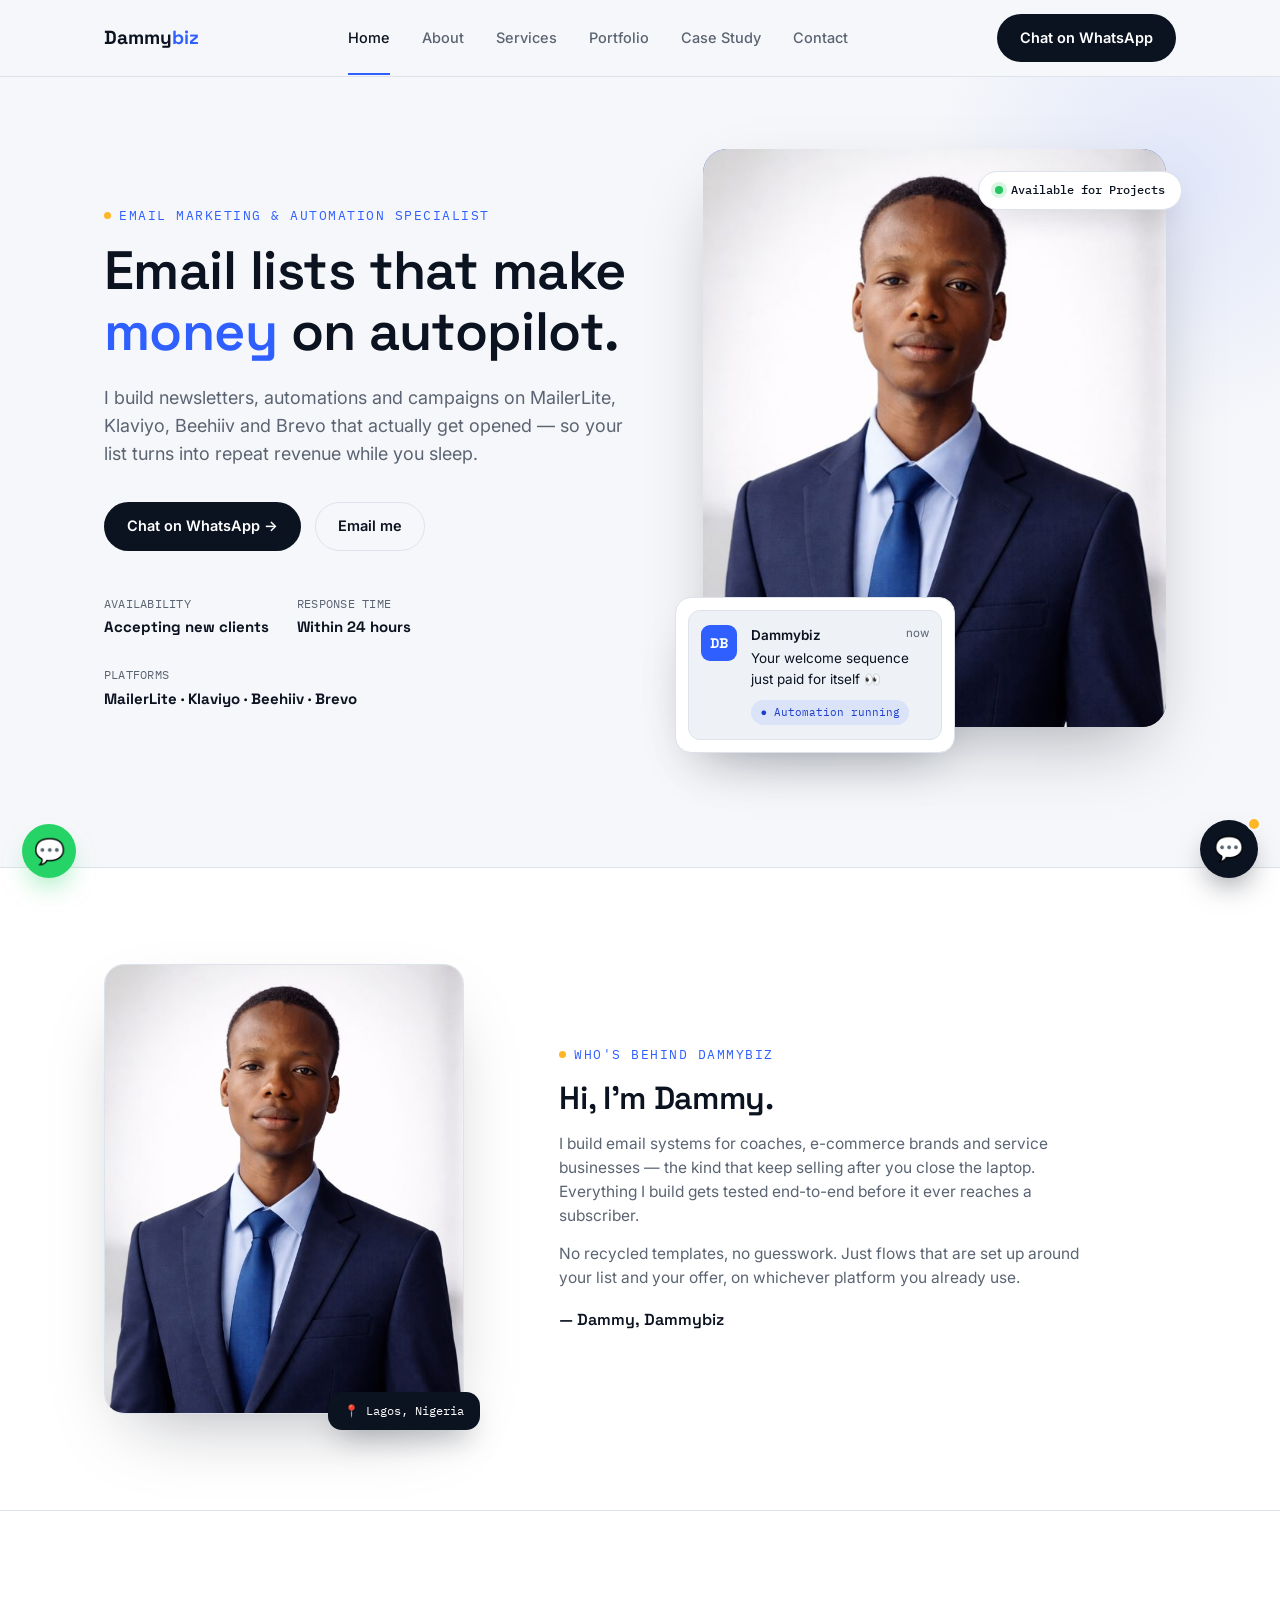
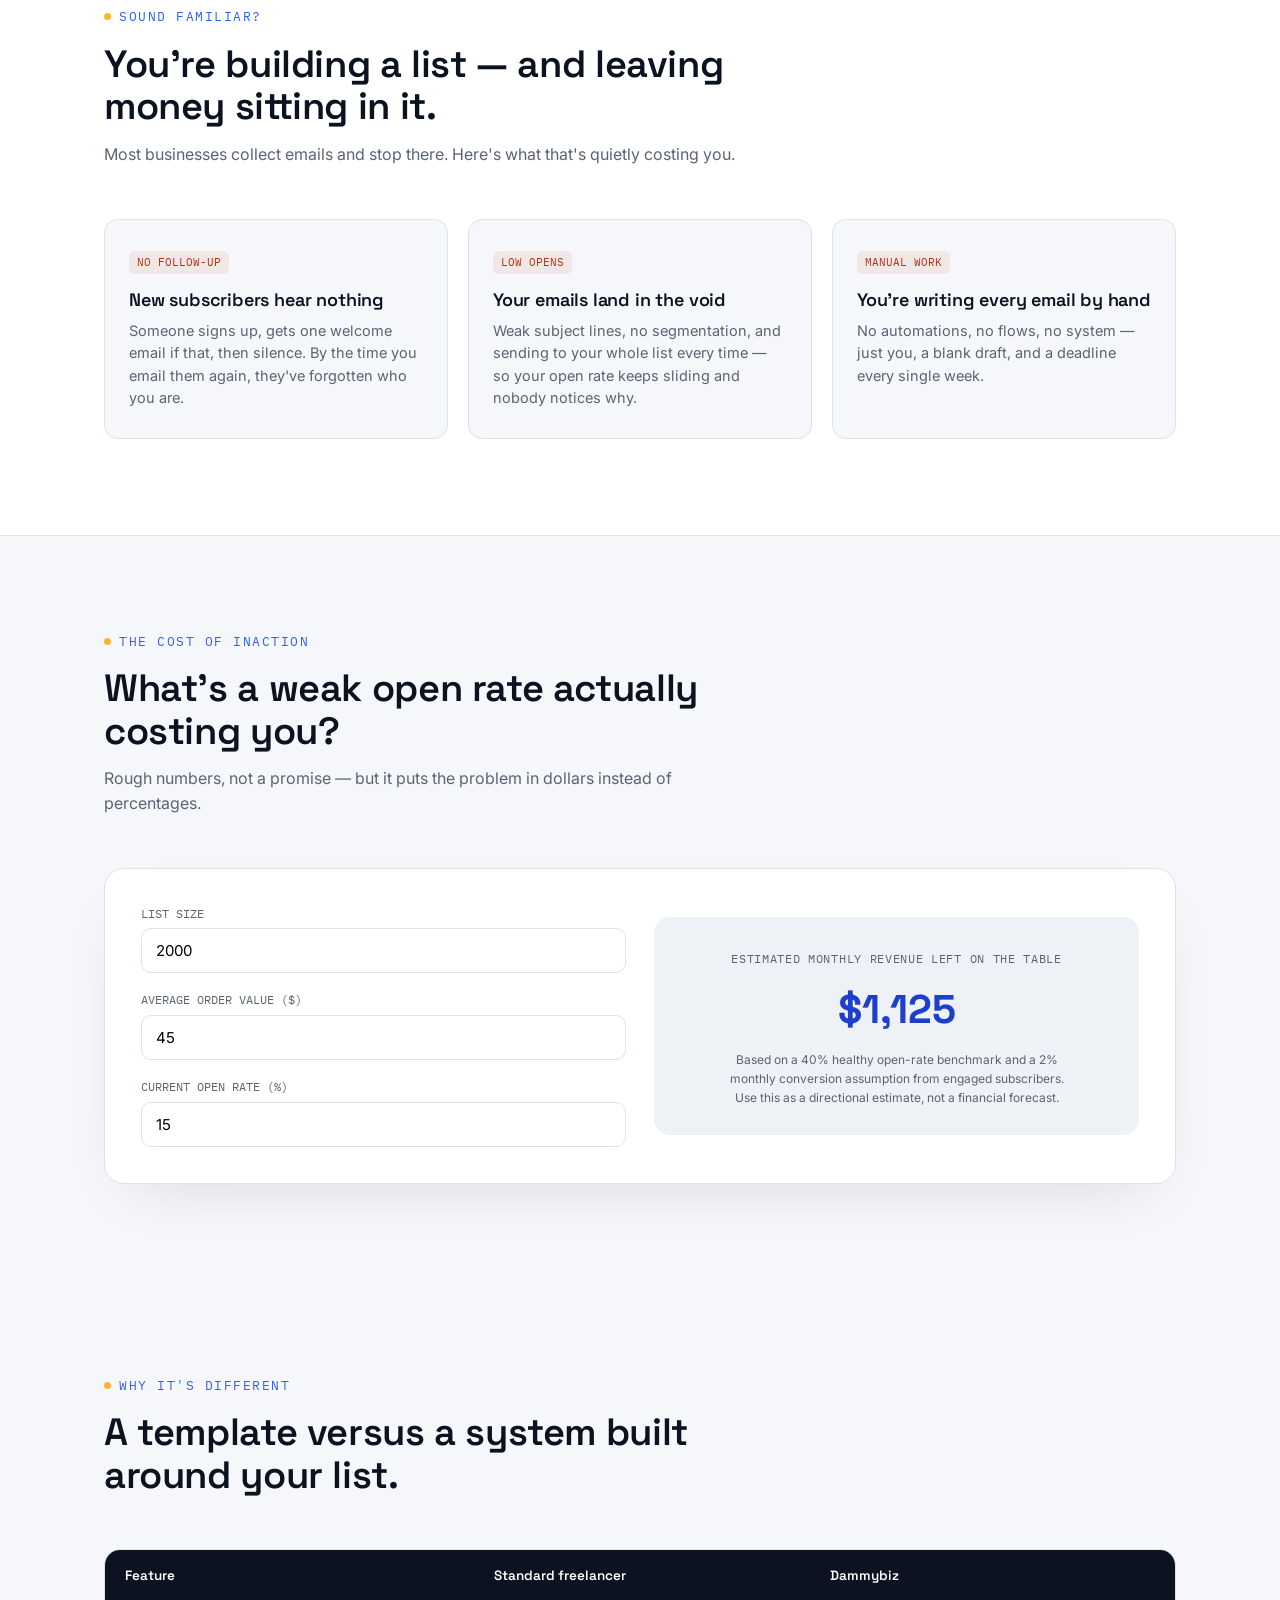
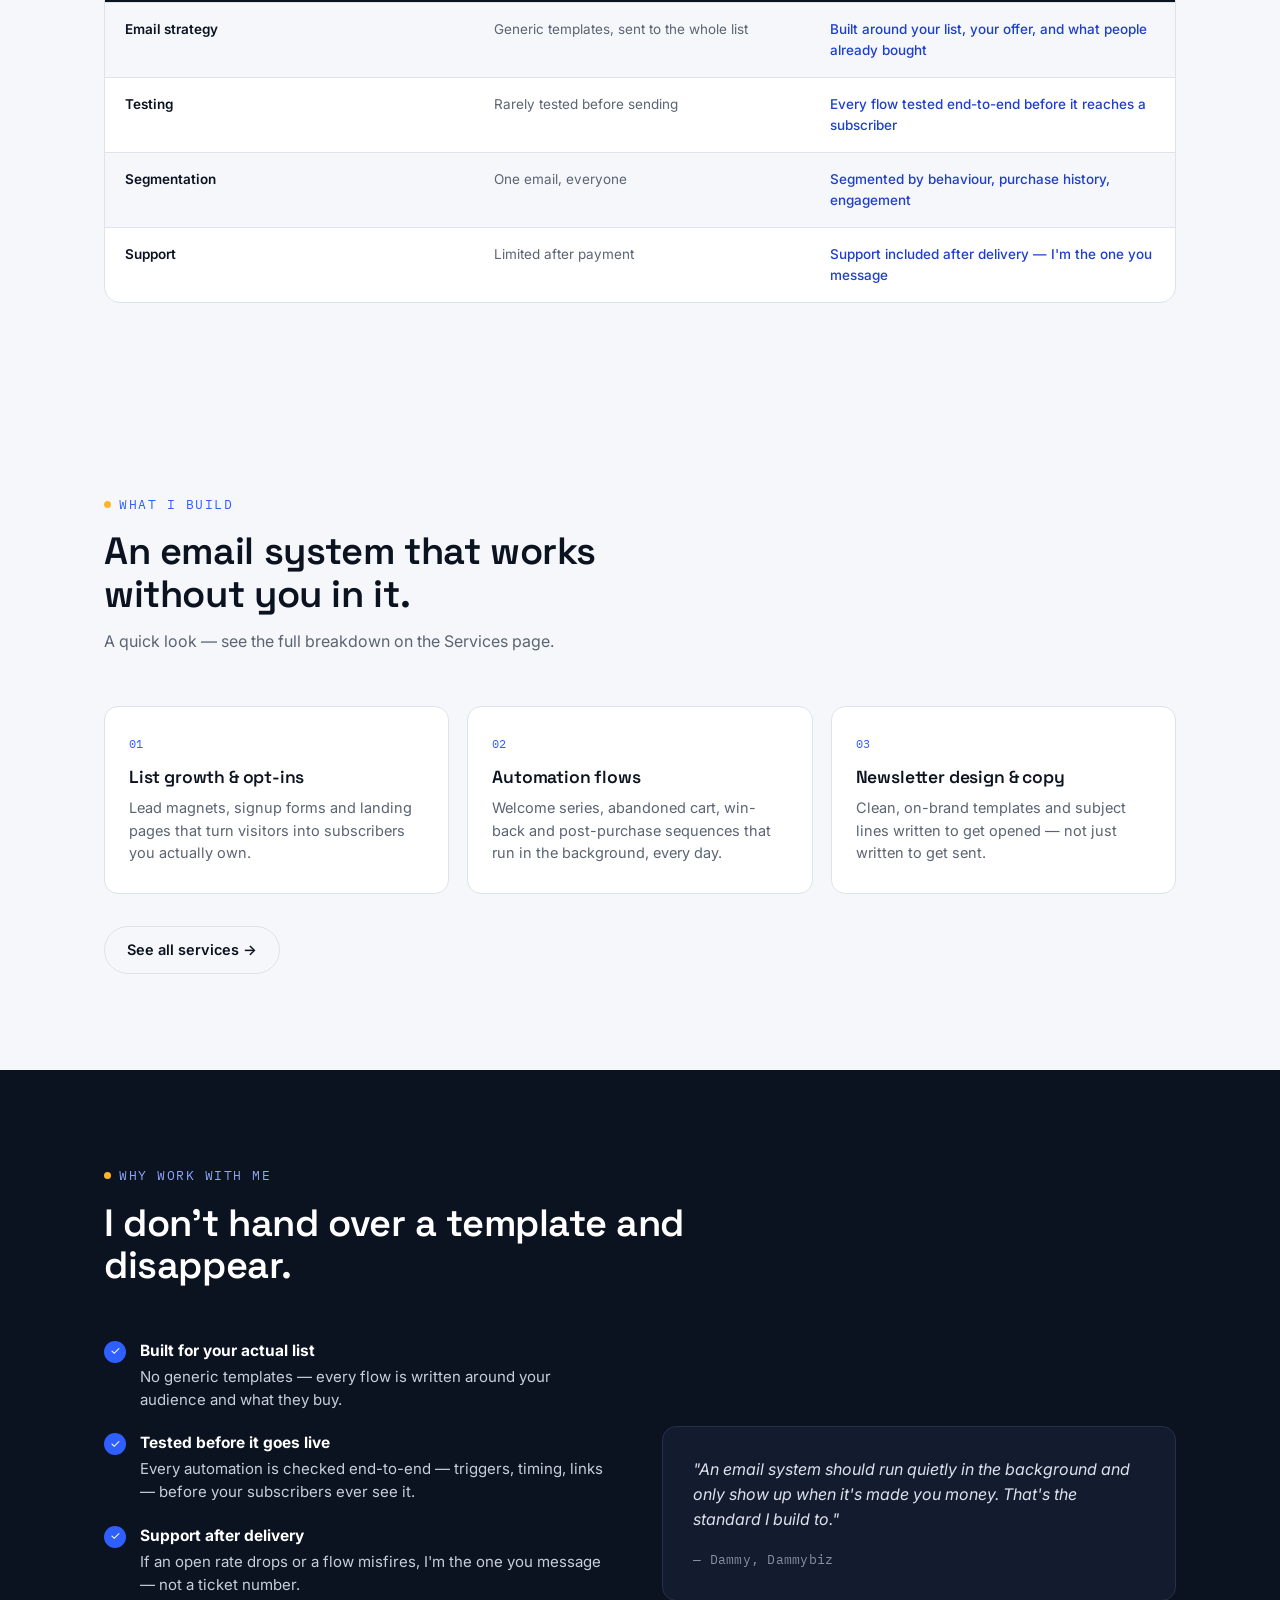
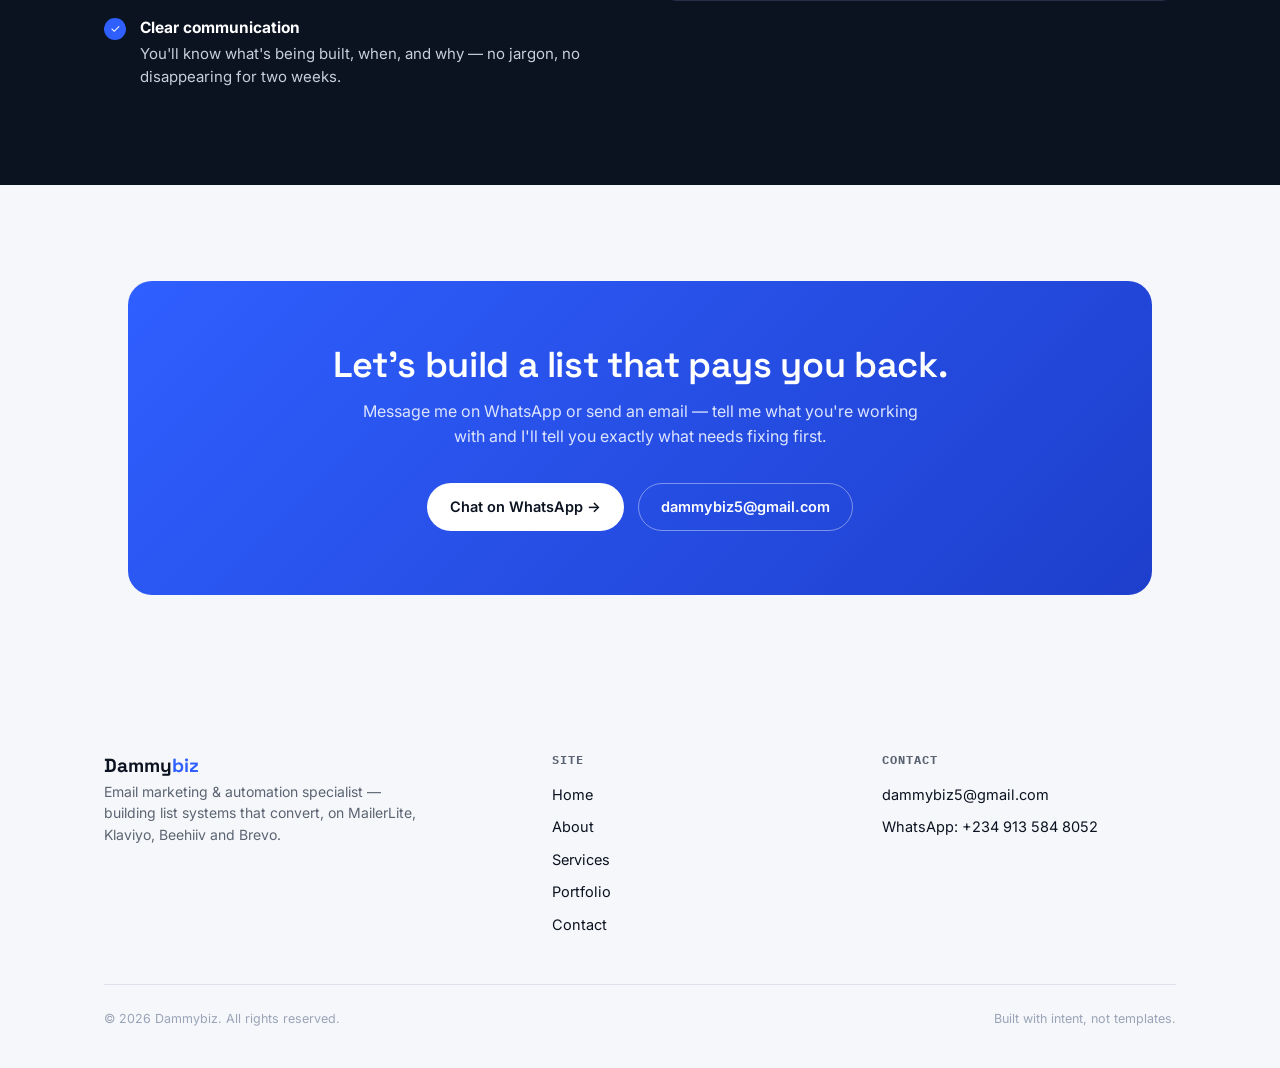
<file: index.html>
<!DOCTYPE html>
<html lang="en">
<head>
<meta charset="UTF-8">
<meta name="viewport" content="width=device-width, initial-scale=1.0">
<title>Dammybiz — Email Marketing & Automation Specialist</title>
<meta name="description" content="Dammybiz builds email systems on MailerLite, Klaviyo, Beehiiv and Brevo that turn subscribers into repeat buyers.">
<link rel="preconnect" href="https://fonts.googleapis.com">
<link rel="preconnect" href="https://fonts.gstatic.com" crossorigin>
<link href="https://fonts.googleapis.com/css2?family=Space+Grotesk:wght@400;500;600;700&family=Inter:wght@400;500;600;700&family=IBM+Plex+Mono:wght@400;500&display=swap" rel="stylesheet">
<link rel="stylesheet" href="styles.css">
</head>
<body>

<header>
  <nav class="wrap">
    <a href="index.html" class="logo">Dammy<span>biz</span></a>
    <div class="nav-links">
      <a href="index.html" class="active">Home</a>
      <a href="about.html">About</a>
      <a href="services.html">Services</a>
      <a href="portfolio.html">Portfolio</a>
      <a href="case-study-summer-campaign.html">Case Study</a>
      <a href="contact.html">Contact</a>
    </div>
    <a href="https://wa.me/2349135848052" class="btn btn-primary nav-cta">Chat on WhatsApp</a>
  </nav>
</header>

<section class="hero">
  <div class="wrap hero-grid">
    <div>
      <div class="eyebrow">Email Marketing &amp; Automation Specialist</div>
      <h1>Email lists that make <em>money</em> on autopilot.</h1>
      <p class="lead">I build newsletters, automations and campaigns on MailerLite, Klaviyo, Beehiiv and Brevo that actually get opened — so your list turns into repeat revenue while you sleep.</p>
      <div class="hero-ctas">
        <a href="https://wa.me/2349135848052" class="btn btn-primary">Chat on WhatsApp →</a>
        <a href="mailto:dammybiz5@gmail.com" class="btn btn-ghost">Email me</a>
      </div>
      <div class="trust-row">
        <div class="trust-item"><span class="mono">Availability</span><strong>Accepting new clients</strong></div>
        <div class="trust-item"><span class="mono">Response time</span><strong>Within 24 hours</strong></div>
        <div class="trust-item"><span class="mono">Platforms</span><strong>MailerLite · Klaviyo · Beehiiv · Brevo</strong></div>
      </div>
    </div>

    <div class="hero-visual">
      <div class="photo-frame">
        <img src="dammy.jpg" alt="Dammy, email marketing and automation specialist">
      </div>
      <div class="float-badge top">
        <span class="dot-live"></span> Available for Projects
      </div>
      <div class="float-card mini-inbox">
        <div class="mail-row active">
          <div class="mail-avatar">DB</div>
          <div class="mail-body">
            <div class="mail-top"><span class="mail-sender">Dammybiz</span><span class="mail-time">now</span></div>
            <div class="mail-subject">Your welcome sequence just paid for itself 👀</div>
            <span class="pill">● Automation running</span>
          </div>
        </div>
      </div>
    </div>
  </div>
</section>

<section class="about" id="about">
  <div class="wrap about-grid">
    <div class="about-photo">
      <img src="dammy.jpg" alt="Dammy, founder of Dammybiz">
      <div class="badge">📍 Lagos, Nigeria</div>
    </div>
    <div class="about-copy">
      <div class="eyebrow">Who's behind Dammybiz</div>
      <h2>Hi, I'm Dammy.</h2>
      <p>I build email systems for coaches, e-commerce brands and service businesses — the kind that keep selling after you close the laptop. Everything I build gets tested end-to-end before it ever reaches a subscriber.</p>
      <p>No recycled templates, no guesswork. Just flows that are set up around your list and your offer, on whichever platform you already use.</p>
      <div class="sign">— Dammy, Dammybiz</div>
    </div>
  </div>
</section>

<section class="problem" id="problem">
  <div class="wrap">
    <div class="section-head">
      <div class="eyebrow">Sound familiar?</div>
      <h2>You're building a list — and leaving money sitting in it.</h2>
      <p>Most businesses collect emails and stop there. Here's what that's quietly costing you.</p>
    </div>
    <div class="problem-grid">
      <div class="problem-card">
        <span class="tag">NO FOLLOW-UP</span>
        <h3>New subscribers hear nothing</h3>
        <p>Someone signs up, gets one welcome email if that, then silence. By the time you email them again, they've forgotten who you are.</p>
      </div>
      <div class="problem-card">
        <span class="tag">LOW OPENS</span>
        <h3>Your emails land in the void</h3>
        <p>Weak subject lines, no segmentation, and sending to your whole list every time — so your open rate keeps sliding and nobody notices why.</p>
      </div>
      <div class="problem-card">
        <span class="tag">MANUAL WORK</span>
        <h3>You're writing every email by hand</h3>
        <p>No automations, no flows, no system — just you, a blank draft, and a deadline every single week.</p>
      </div>
    </div>
  </div>
</section>

<section id="calculator">
  <div class="wrap">
    <div class="section-head">
      <div class="eyebrow">The cost of inaction</div>
      <h2>What's a weak open rate actually costing you?</h2>
      <p>Rough numbers, not a promise — but it puts the problem in dollars instead of percentages.</p>
    </div>
    <div class="calc-card">
      <div class="calc-inputs">
        <div class="calc-field">
          <label for="calcList">List size</label>
          <input type="number" id="calcList" value="2000" min="0">
        </div>
        <div class="calc-field">
          <label for="calcAOV">Average order value ($)</label>
          <input type="number" id="calcAOV" value="45" min="0">
        </div>
        <div class="calc-field">
          <label for="calcOpen">Current open rate (%)</label>
          <input type="number" id="calcOpen" value="15" min="0" max="100">
        </div>
      </div>
      <div class="calc-result">
        <span class="mono">Estimated monthly revenue left on the table</span>
        <strong id="calcOutput">$0</strong>
        <p id="calcNote">Based on a 40% healthy open-rate benchmark and a 2% monthly conversion assumption from engaged subscribers. Use this as a directional estimate, not a financial forecast.</p>
      </div>
    </div>
  </div>
</section>

<section id="comparison">
  <div class="wrap">
    <div class="section-head">
      <div class="eyebrow">Why it's different</div>
      <h2>A template versus a system built around your list.</h2>
    </div>
    <div class="compare-table">
      <div class="compare-row compare-head">
        <div>Feature</div>
        <div>Standard freelancer</div>
        <div>Dammybiz</div>
      </div>
      <div class="compare-row">
        <div>Email strategy</div>
        <div>Generic templates, sent to the whole list</div>
        <div>Built around your list, your offer, and what people already bought</div>
      </div>
      <div class="compare-row">
        <div>Testing</div>
        <div>Rarely tested before sending</div>
        <div>Every flow tested end-to-end before it reaches a subscriber</div>
      </div>
      <div class="compare-row">
        <div>Segmentation</div>
        <div>One email, everyone</div>
        <div>Segmented by behaviour, purchase history, engagement</div>
      </div>
      <div class="compare-row">
        <div>Support</div>
        <div>Limited after payment</div>
        <div>Support included after delivery — I'm the one you message</div>
      </div>
    </div>
  </div>
</section>

<section id="services-teaser">
  <div class="wrap">
    <div class="section-head">
      <div class="eyebrow">What I build</div>
      <h2>An email system that works without you in it.</h2>
      <p>A quick look — see the full breakdown on the Services page.</p>
    </div>
    <div class="service-grid">
      <div class="service-card">
        <div class="service-num">01</div>
        <h3>List growth &amp; opt-ins</h3>
        <p>Lead magnets, signup forms and landing pages that turn visitors into subscribers you actually own.</p>
      </div>
      <div class="service-card">
        <div class="service-num">02</div>
        <h3>Automation flows</h3>
        <p>Welcome series, abandoned cart, win-back and post-purchase sequences that run in the background, every day.</p>
      </div>
      <div class="service-card">
        <div class="service-num">03</div>
        <h3>Newsletter design &amp; copy</h3>
        <p>Clean, on-brand templates and subject lines written to get opened — not just written to get sent.</p>
      </div>
    </div>
    <div style="margin-top:32px;">
      <a href="services.html" class="btn btn-ghost">See all services →</a>
    </div>
  </div>
</section>

<section class="why" id="why">
  <div class="wrap">
    <div class="section-head">
      <div class="eyebrow" style="color:#8FA6FF;">Why work with me</div>
      <h2>I don't hand over a template and disappear.</h2>
    </div>
    <div class="why-grid">
      <div class="why-list">
        <div class="why-item">
          <div class="check">✓</div>
          <div><strong>Built for your actual list</strong><p>No generic templates — every flow is written around your audience and what they buy.</p></div>
        </div>
        <div class="why-item">
          <div class="check">✓</div>
          <div><strong>Tested before it goes live</strong><p>Every automation is checked end-to-end — triggers, timing, links — before your subscribers ever see it.</p></div>
        </div>
        <div class="why-item">
          <div class="check">✓</div>
          <div><strong>Support after delivery</strong><p>If an open rate drops or a flow misfires, I'm the one you message — not a ticket number.</p></div>
        </div>
        <div class="why-item">
          <div class="check">✓</div>
          <div><strong>Clear communication</strong><p>You'll know what's being built, when, and why — no jargon, no disappearing for two weeks.</p></div>
        </div>
      </div>
      <div class="why-quote">
        <p>"An email system should run quietly in the background and only show up when it's made you money. That's the standard I build to."</p>
        <div class="who mono">— Dammy, Dammybiz</div>
      </div>
    </div>
  </div>
</section>

<section id="contact-teaser">
  <div class="wrap">
    <div class="booking">
      <div class="booking-inner">
        <h2>Let's build a list that pays you back.</h2>
        <p>Message me on WhatsApp or send an email — tell me what you're working with and I'll tell you exactly what needs fixing first.</p>
        <div class="booking-ctas">
          <a href="https://wa.me/2349135848052" class="btn btn-primary">Chat on WhatsApp →</a>
          <a href="mailto:dammybiz5@gmail.com" class="btn btn-ghost">dammybiz5@gmail.com</a>
        </div>
      </div>
    </div>
  </div>
</section>

<footer>
  <div class="wrap">
    <div class="footer-grid">
      <div>
        <a href="index.html" class="logo">Dammy<span>biz</span></a>
        <p>Email marketing &amp; automation specialist — building list systems that convert, on MailerLite, Klaviyo, Beehiiv and Brevo.</p>
      </div>
      <div>
        <h4>Site</h4>
        <ul>
          <li><a href="index.html">Home</a></li>
          <li><a href="about.html">About</a></li>
          <li><a href="services.html">Services</a></li>
          <li><a href="portfolio.html">Portfolio</a></li>
          <li><a href="contact.html">Contact</a></li>
        </ul>
      </div>
      <div>
        <h4>Contact</h4>
        <ul>
          <li><a href="mailto:dammybiz5@gmail.com">dammybiz5@gmail.com</a></li>
          <li><a href="https://wa.me/2349135848052">WhatsApp: +234 913 584 8052</a></li>
        </ul>
      </div>
    </div>
    <div class="footer-bottom">
      <span>© 2026 Dammybiz. All rights reserved.</span>
      <span>Built with intent, not templates.</span>
    </div>
  </div>
</footer>

<a href="https://wa.me/2349135848052" class="wa-float" aria-label="Chat on WhatsApp">💬</a>

<button class="chat-toggle" id="chatToggle" aria-label="Open chat">
  💬<span class="badge-ping"></span>
</button>

<div class="chat-panel" id="chatPanel">
  <div class="chat-head">
    <div class="av"><img src="dammy.jpg" alt="Dammy"></div>
    <div class="info">
      <strong>Dammybiz</strong>
      <span>Usually replies within a few hours</span>
    </div>
    <button class="chat-close" id="chatClose" aria-label="Close chat">✕</button>
  </div>
  <div class="chat-body" id="chatBody">
    <div class="msg bot">Hey 👋 I'm Dammy's assistant. Ask me about email marketing services, platforms, pricing or timelines — or hit WhatsApp for a real-time chat with Dammy himself.</div>
  </div>
  <div class="chat-input-row">
    <input type="text" id="chatInput" placeholder="Type a message..." autocomplete="off">
    <button class="chat-send" id="chatSend" aria-label="Send message">➤</button>
  </div>
</div>

<script src="script.js"></script>
</body>
</html>
</file>
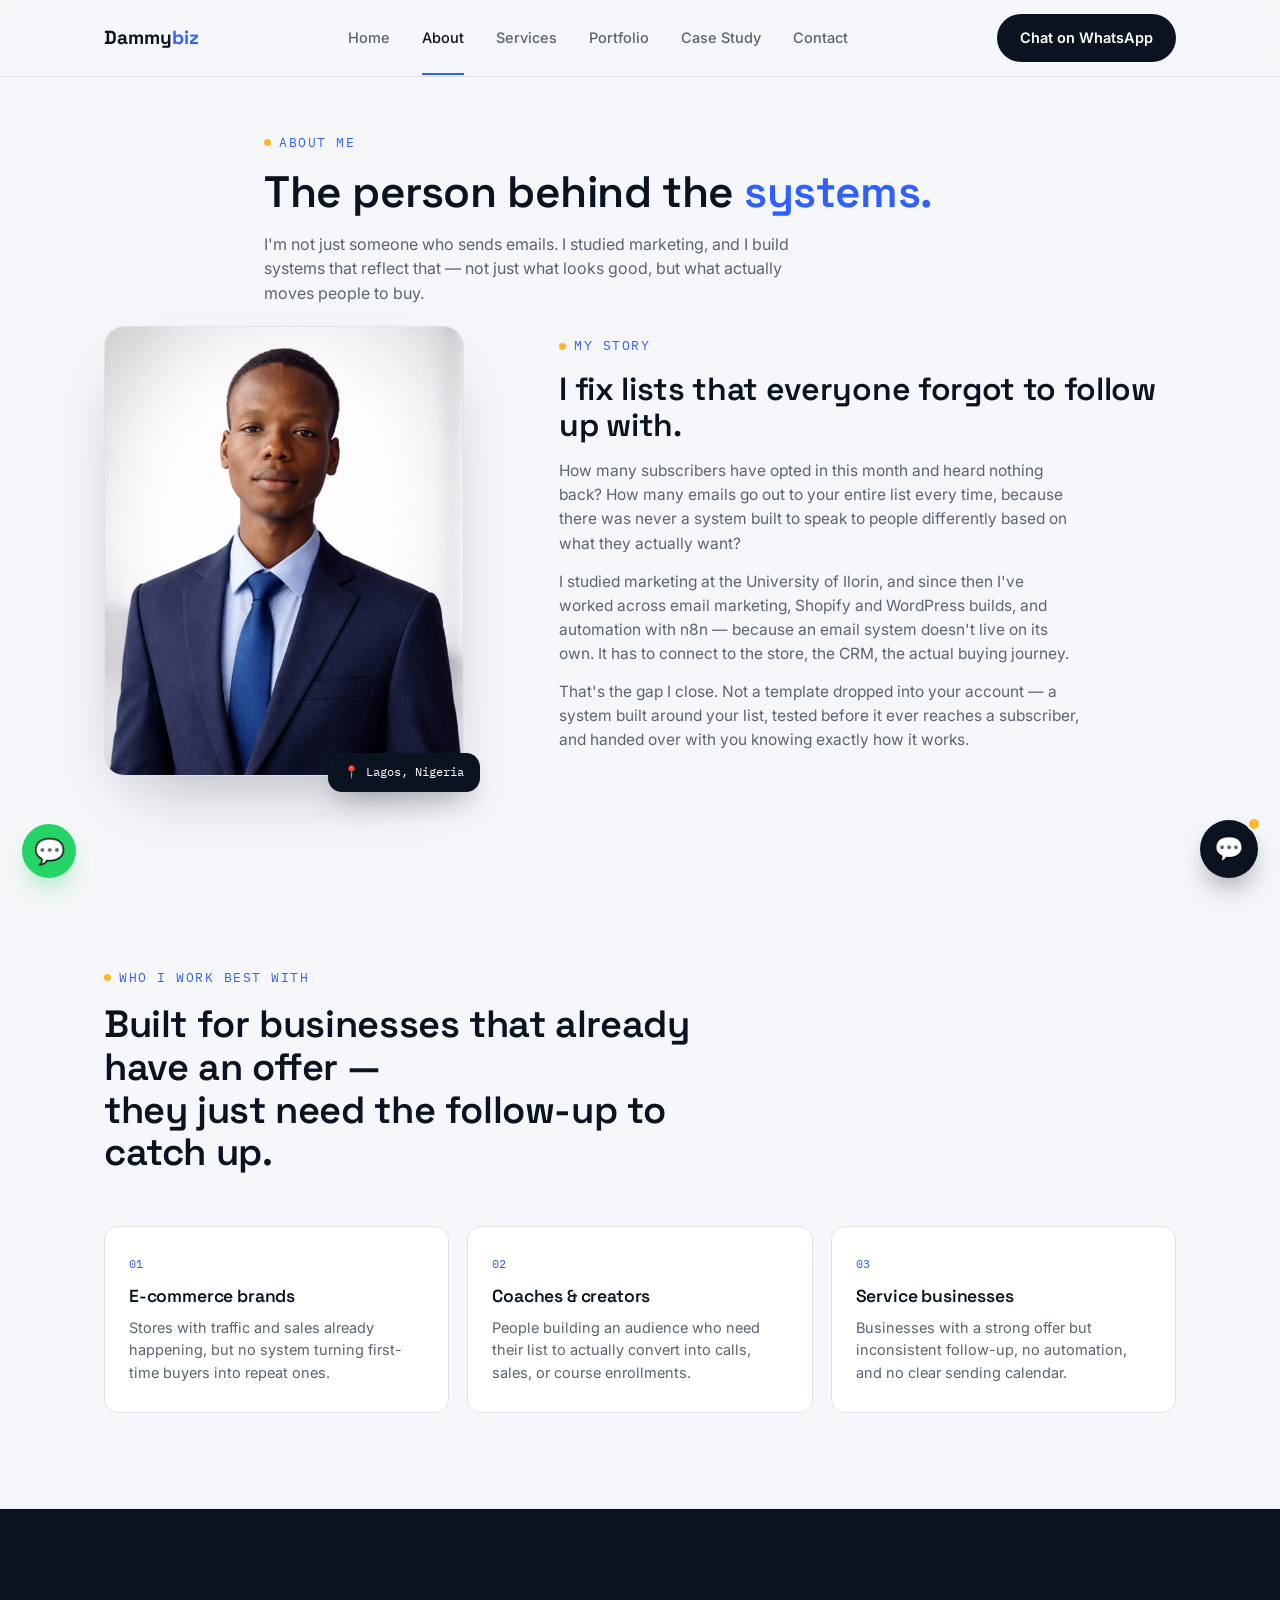
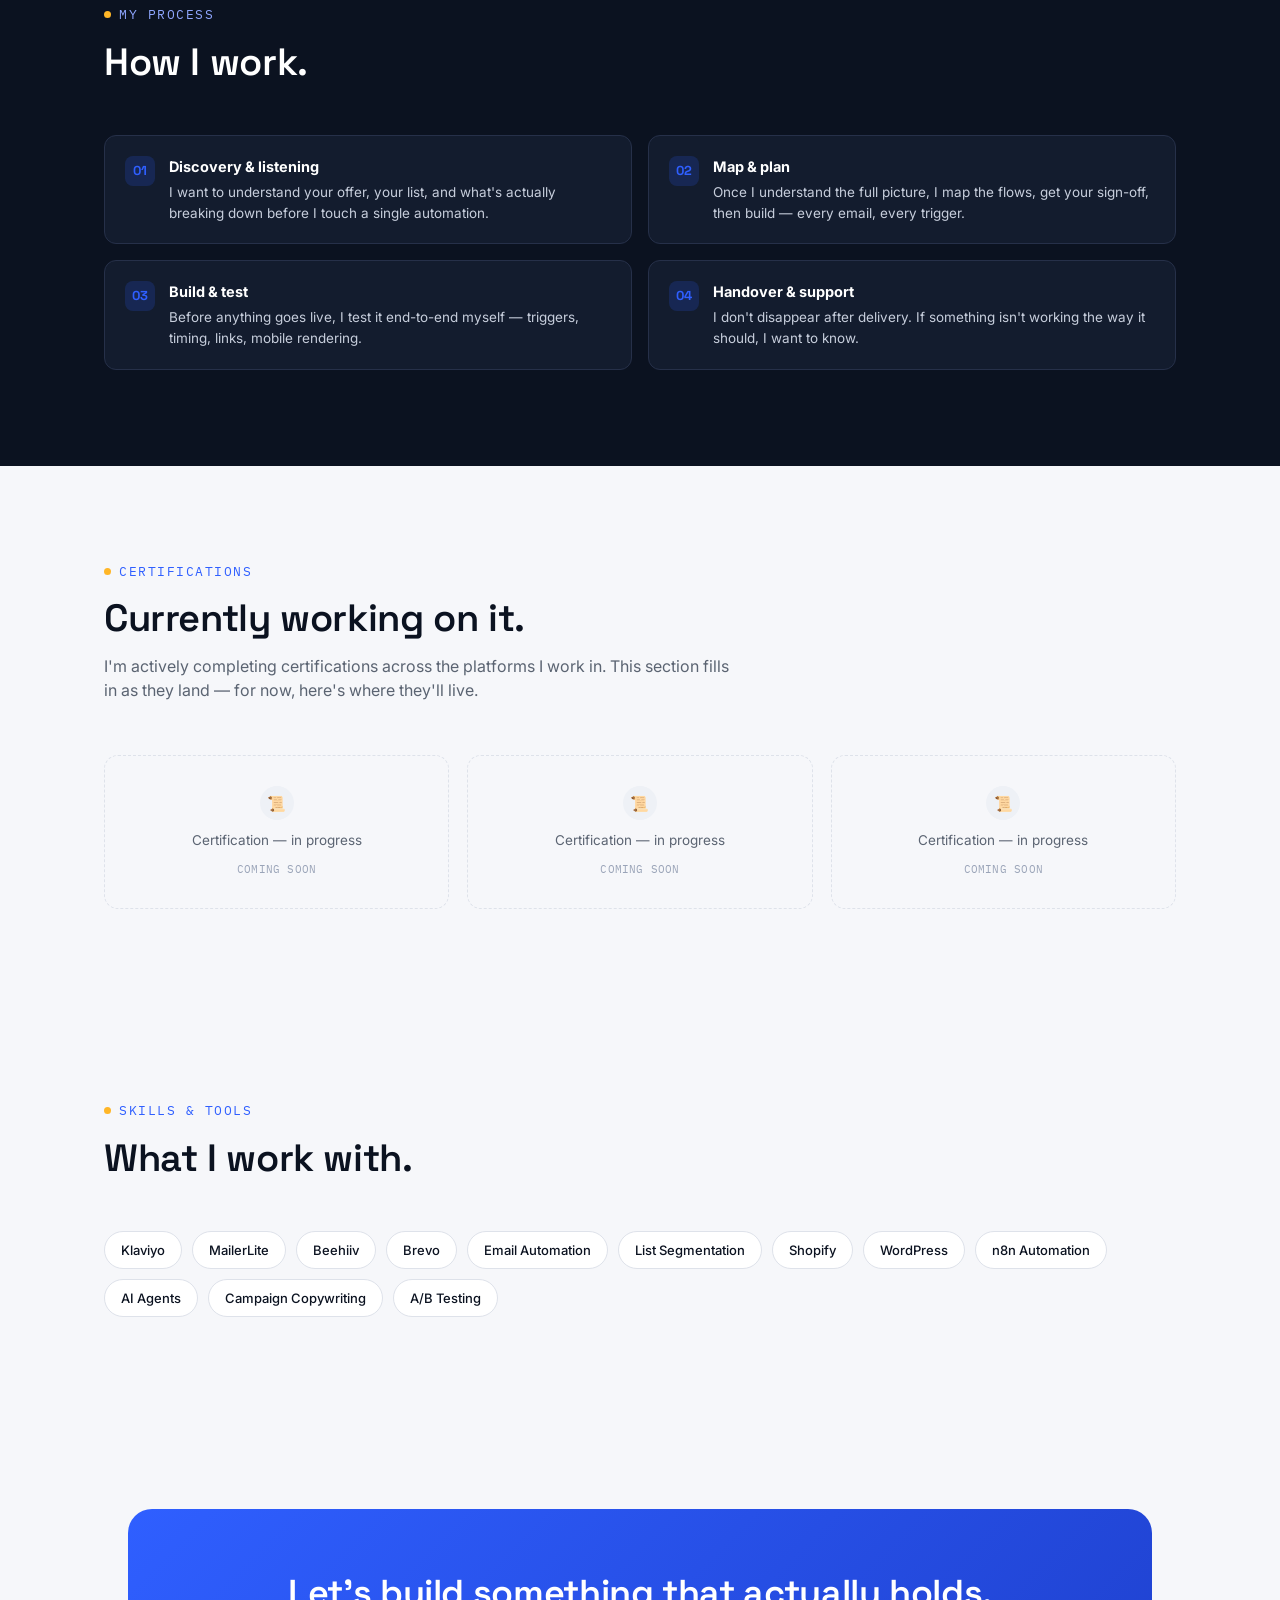
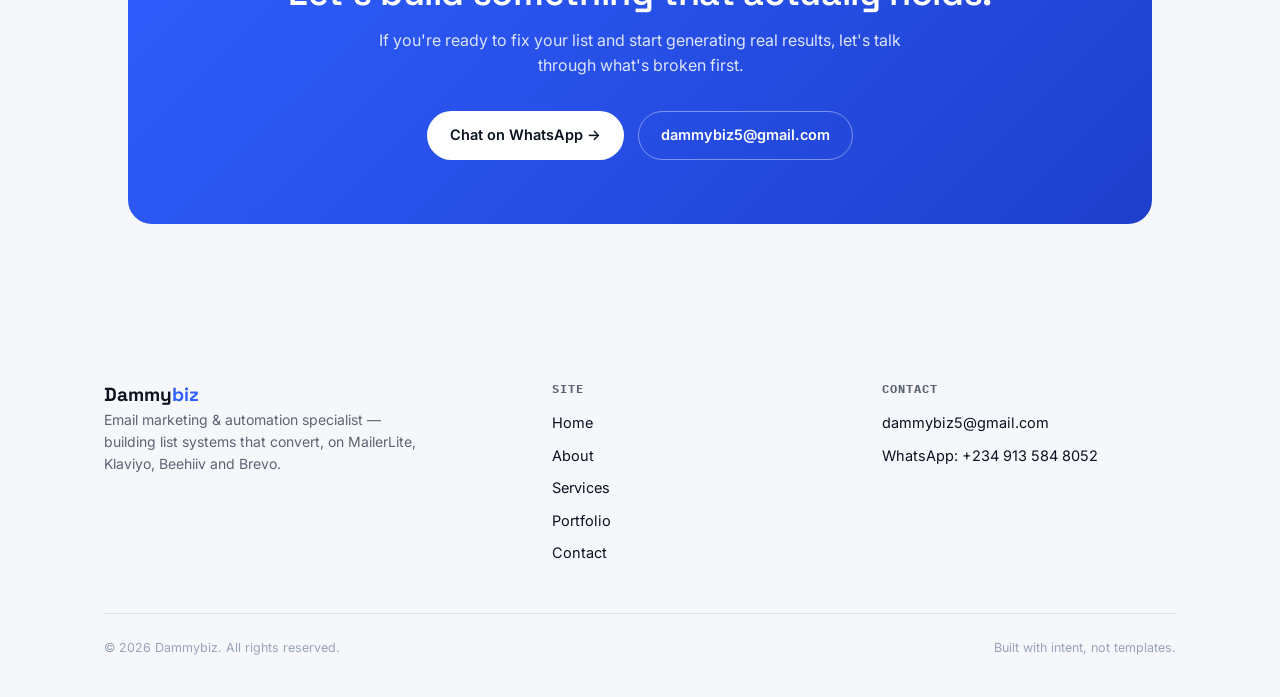
<file: about.html>
<!DOCTYPE html>
<html lang="en">
<head>
<meta charset="UTF-8">
<meta name="viewport" content="width=device-width, initial-scale=1.0">
<title>About Dammy — Email Marketing & Automation Specialist</title>
<meta name="description" content="How Dammy of Dammybiz builds email systems that hold — for coaches, e-commerce brands and service businesses on Klaviyo, MailerLite, Beehiiv and Brevo.">
<link rel="preconnect" href="https://fonts.googleapis.com">
<link rel="preconnect" href="https://fonts.gstatic.com" crossorigin>
<link href="https://fonts.googleapis.com/css2?family=Space+Grotesk:wght@400;500;600;700&family=Inter:wght@400;500;600;700&family=IBM+Plex+Mono:wght@400;500&display=swap" rel="stylesheet">
<link rel="stylesheet" href="styles.css">
</head>
<body>

<header>
  <nav class="wrap">
    <a href="index.html" class="logo">Dammy<span>biz</span></a>
    <div class="nav-links">
      <a href="index.html">Home</a>
      <a href="about.html" class="active">About</a>
      <a href="services.html">Services</a>
      <a href="portfolio.html">Portfolio</a>
      <a href="case-study-summer-campaign.html">Case Study</a>
      <a href="contact.html">Contact</a>
    </div>
    <a href="https://wa.me/2349135848052" class="btn btn-primary nav-cta">Chat on WhatsApp</a>
  </nav>
</header>

<section class="page-hero">
  <div class="wrap" style="max-width:800px;">
    <div class="eyebrow">About me</div>
    <h1>The person behind the <em style="font-style:normal;color:var(--indigo);">systems.</em></h1>
    <p style="color:var(--slate);font-size:16px;max-width:560px;">I'm not just someone who sends emails. I studied marketing, and I build systems that reflect that — not just what looks good, but what actually moves people to buy.</p>
  </div>
</section>

<section style="padding-top:0;">
  <div class="wrap about-grid">
    <div class="about-photo">
      <img src="dammy.jpg" alt="Dammy, founder of Dammybiz">
      <div class="badge">📍 Lagos, Nigeria</div>
    </div>
    <div class="about-copy">
      <div class="eyebrow">My story</div>
      <h2>I fix lists that everyone forgot to follow up with.</h2>
      <p>How many subscribers have opted in this month and heard nothing back? How many emails go out to your entire list every time, because there was never a system built to speak to people differently based on what they actually want?</p>
      <p>I studied marketing at the University of Ilorin, and since then I've worked across email marketing, Shopify and WordPress builds, and automation with n8n — because an email system doesn't live on its own. It has to connect to the store, the CRM, the actual buying journey.</p>
      <p>That's the gap I close. Not a template dropped into your account — a system built around your list, tested before it ever reaches a subscriber, and handed over with you knowing exactly how it works.</p>
    </div>
  </div>
</section>

<section id="who-for">
  <div class="wrap">
    <div class="section-head">
      <div class="eyebrow">Who I work best with</div>
      <h2>Built for businesses that already have an offer — <br>they just need the follow-up to catch up.</h2>
    </div>
    <div class="service-grid">
      <div class="service-card">
        <div class="service-num">01</div>
        <h3>E-commerce brands</h3>
        <p>Stores with traffic and sales already happening, but no system turning first-time buyers into repeat ones.</p>
      </div>
      <div class="service-card">
        <div class="service-num">02</div>
        <h3>Coaches &amp; creators</h3>
        <p>People building an audience who need their list to actually convert into calls, sales, or course enrollments.</p>
      </div>
      <div class="service-card">
        <div class="service-num">03</div>
        <h3>Service businesses</h3>
        <p>Businesses with a strong offer but inconsistent follow-up, no automation, and no clear sending calendar.</p>
      </div>
    </div>
  </div>
</section>

<section class="why" id="process">
  <div class="wrap">
    <div class="section-head">
      <div class="eyebrow" style="color:#8FA6FF;">My process</div>
      <h2>How I work.</h2>
    </div>
    <div class="built-grid" style="margin-top:0;">
      <div class="built-item" style="background:#131C2E;border-color:#263049;">
        <div class="num" style="background:rgba(47,95,255,0.18);">01</div>
        <div><strong style="color:#fff;">Discovery &amp; listening</strong><p style="color:#C7CEDC;">I want to understand your offer, your list, and what's actually breaking down before I touch a single automation.</p></div>
      </div>
      <div class="built-item" style="background:#131C2E;border-color:#263049;">
        <div class="num" style="background:rgba(47,95,255,0.18);">02</div>
        <div><strong style="color:#fff;">Map &amp; plan</strong><p style="color:#C7CEDC;">Once I understand the full picture, I map the flows, get your sign-off, then build — every email, every trigger.</p></div>
      </div>
      <div class="built-item" style="background:#131C2E;border-color:#263049;">
        <div class="num" style="background:rgba(47,95,255,0.18);">03</div>
        <div><strong style="color:#fff;">Build &amp; test</strong><p style="color:#C7CEDC;">Before anything goes live, I test it end-to-end myself — triggers, timing, links, mobile rendering.</p></div>
      </div>
      <div class="built-item" style="background:#131C2E;border-color:#263049;">
        <div class="num" style="background:rgba(47,95,255,0.18);">04</div>
        <div><strong style="color:#fff;">Handover &amp; support</strong><p style="color:#C7CEDC;">I don't disappear after delivery. If something isn't working the way it should, I want to know.</p></div>
      </div>
    </div>
  </div>
</section>

<section id="certs">
  <div class="wrap">
    <div class="section-head">
      <div class="eyebrow">Certifications</div>
      <h2>Currently working on it.</h2>
      <p>I'm actively completing certifications across the platforms I work in. This section fills in as they land — for now, here's where they'll live.</p>
    </div>
    <div class="testimonial-grid">
      <div class="testimonial-card">
        <div class="icon">📜</div>
        <p>Certification — in progress</p>
        <span class="mono">COMING SOON</span>
      </div>
      <div class="testimonial-card">
        <div class="icon">📜</div>
        <p>Certification — in progress</p>
        <span class="mono">COMING SOON</span>
      </div>
      <div class="testimonial-card">
        <div class="icon">📜</div>
        <p>Certification — in progress</p>
        <span class="mono">COMING SOON</span>
      </div>
    </div>
  </div>
</section>

<section id="skills">
  <div class="wrap">
    <div class="section-head">
      <div class="eyebrow">Skills &amp; tools</div>
      <h2>What I work with.</h2>
    </div>
    <div class="chip-row">
      <span class="chip">Klaviyo</span>
      <span class="chip">MailerLite</span>
      <span class="chip">Beehiiv</span>
      <span class="chip">Brevo</span>
      <span class="chip">Email Automation</span>
      <span class="chip">List Segmentation</span>
      <span class="chip">Shopify</span>
      <span class="chip">WordPress</span>
      <span class="chip">n8n Automation</span>
      <span class="chip">AI Agents</span>
      <span class="chip">Campaign Copywriting</span>
      <span class="chip">A/B Testing</span>
    </div>
  </div>
</section>

<section id="contact-teaser">
  <div class="wrap">
    <div class="booking">
      <div class="booking-inner">
        <h2>Let's build something that actually holds.</h2>
        <p>If you're ready to fix your list and start generating real results, let's talk through what's broken first.</p>
        <div class="booking-ctas">
          <a href="https://wa.me/2349135848052" class="btn btn-primary">Chat on WhatsApp →</a>
          <a href="mailto:dammybiz5@gmail.com" class="btn btn-ghost">dammybiz5@gmail.com</a>
        </div>
      </div>
    </div>
  </div>
</section>

<footer>
  <div class="wrap">
    <div class="footer-grid">
      <div>
        <a href="index.html" class="logo">Dammy<span>biz</span></a>
        <p>Email marketing &amp; automation specialist — building list systems that convert, on MailerLite, Klaviyo, Beehiiv and Brevo.</p>
      </div>
      <div>
        <h4>Site</h4>
        <ul>
          <li><a href="index.html">Home</a></li>
          <li><a href="about.html">About</a></li>
          <li><a href="services.html">Services</a></li>
          <li><a href="portfolio.html">Portfolio</a></li>
          <li><a href="contact.html">Contact</a></li>
        </ul>
      </div>
      <div>
        <h4>Contact</h4>
        <ul>
          <li><a href="mailto:dammybiz5@gmail.com">dammybiz5@gmail.com</a></li>
          <li><a href="https://wa.me/2349135848052">WhatsApp: +234 913 584 8052</a></li>
        </ul>
      </div>
    </div>
    <div class="footer-bottom">
      <span>© 2026 Dammybiz. All rights reserved.</span>
      <span>Built with intent, not templates.</span>
    </div>
  </div>
</footer>

<a href="https://wa.me/2349135848052" class="wa-float" aria-label="Chat on WhatsApp">💬</a>

<button class="chat-toggle" id="chatToggle" aria-label="Open chat">
  💬<span class="badge-ping"></span>
</button>

<div class="chat-panel" id="chatPanel">
  <div class="chat-head">
    <div class="av"><img src="dammy.jpg" alt="Dammy"></div>
    <div class="info">
      <strong>Dammybiz</strong>
      <span>Usually replies within a few hours</span>
    </div>
    <button class="chat-close" id="chatClose" aria-label="Close chat">✕</button>
  </div>
  <div class="chat-body" id="chatBody">
    <div class="msg bot">Hey 👋 I'm Dammy's assistant. Ask me about email marketing services, platforms, pricing or timelines — or hit WhatsApp for a real-time chat with Dammy himself.</div>
  </div>
  <div class="chat-input-row">
    <input type="text" id="chatInput" placeholder="Type a message..." autocomplete="off">
    <button class="chat-send" id="chatSend" aria-label="Send message">➤</button>
  </div>
</div>

<script src="script.js"></script>
</body>
</html>
</file>
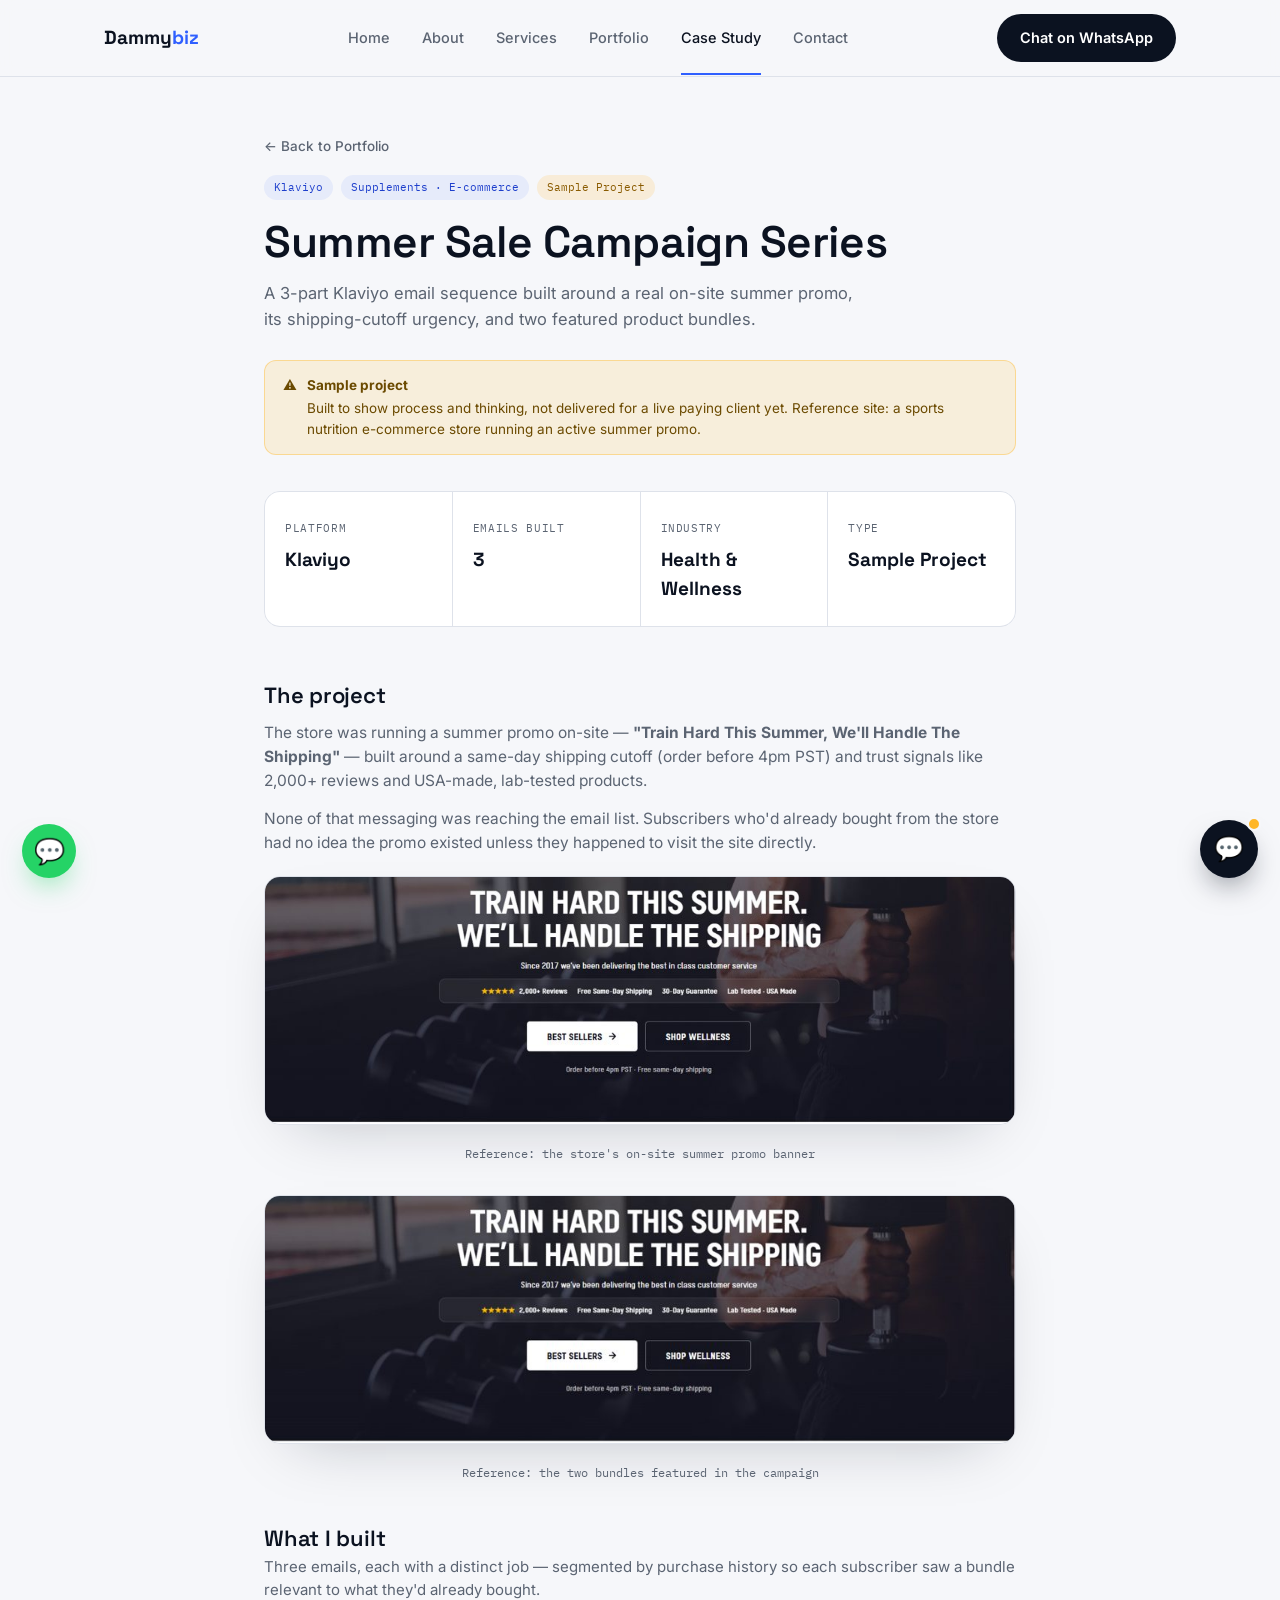
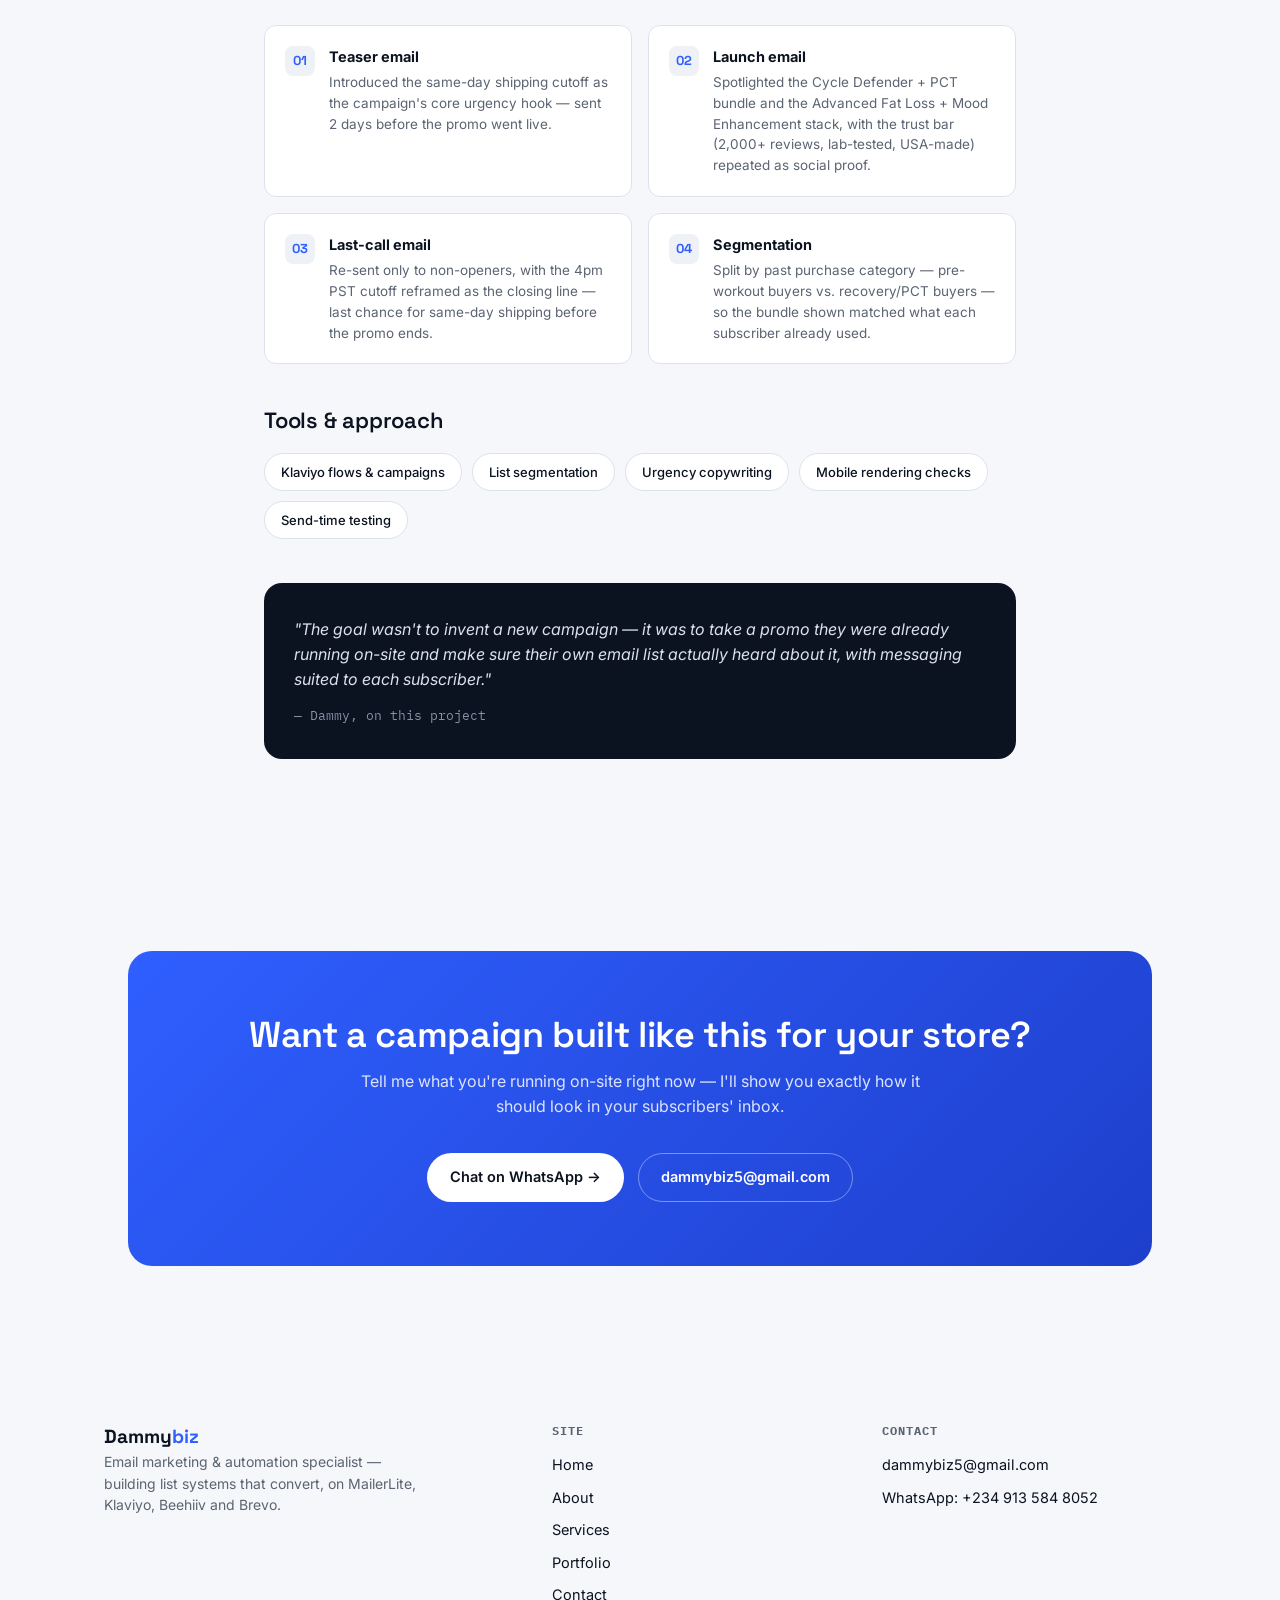
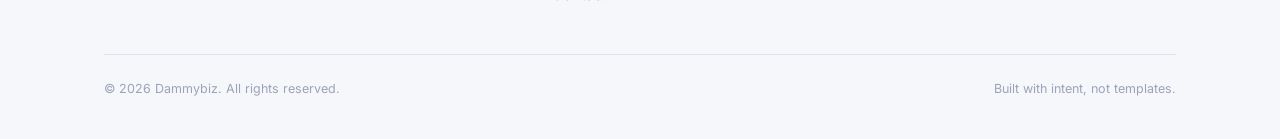
<file: case-study-summer-campaign (2).html>
<!DOCTYPE html>
<html lang="en">
<head>
<meta charset="UTF-8">
<meta name="viewport" content="width=device-width, initial-scale=1.0">
<title>Case Study: Summer Sale Campaign Series — Dammybiz</title>
<meta name="description" content="How a live on-site summer promo became a 3-part Klaviyo email campaign for a sports nutrition e-commerce store.">
<link rel="preconnect" href="https://fonts.googleapis.com">
<link rel="preconnect" href="https://fonts.gstatic.com" crossorigin>
<link href="https://fonts.googleapis.com/css2?family=Space+Grotesk:wght@400;500;600;700&family=Inter:wght@400;500;600;700&family=IBM+Plex+Mono:wght@400;500&display=swap" rel="stylesheet">
<link rel="stylesheet" href="styles.css">
</head>
<body>

<header>
  <nav class="wrap">
    <a href="index.html" class="logo">Dammy<span>biz</span></a>
    <div class="nav-links">
      <a href="index.html">Home</a>
      <a href="about.html">About</a>
      <a href="services.html">Services</a>
      <a href="portfolio.html">Portfolio</a>
      <a href="case-study-summer-campaign.html" class="active">Case Study</a>
      <a href="contact.html">Contact</a>
    </div>
    <a href="https://wa.me/2349135848052" class="btn btn-primary nav-cta">Chat on WhatsApp</a>
  </nav>
</header>

<section class="page-hero">
  <div class="wrap" style="max-width:800px;">
    <a href="portfolio.html" class="back-link">← Back to Portfolio</a>

    <div class="cs-tags">
      <span class="tag">Klaviyo</span>
      <span class="tag">Supplements · E-commerce</span>
      <span class="tag warn">Sample Project</span>
    </div>

    <h1>Summer Sale Campaign Series</h1>
    <p>A 3-part Klaviyo email sequence built around a real on-site summer promo, its shipping-cutoff urgency, and two featured product bundles.</p>

    <div class="sample-banner">
      <span>⚠️</span>
      <div><strong>Sample project</strong>Built to show process and thinking, not delivered for a live paying client yet. Reference site: a sports nutrition e-commerce store running an active summer promo.</div>
    </div>

    <div class="stat-row">
      <div class="stat-cell"><span class="mono">Platform</span><strong>Klaviyo</strong></div>
      <div class="stat-cell"><span class="mono">Emails built</span><strong>3</strong></div>
      <div class="stat-cell"><span class="mono">Industry</span><strong>Health &amp; Wellness</strong></div>
      <div class="stat-cell"><span class="mono">Type</span><strong>Sample Project</strong></div>
    </div>
  </div>
</section>

<section style="padding-top:0;">
  <div class="wrap" style="max-width:800px;">

    <h2 style="font-size:22px;margin-bottom:14px;">The project</h2>
    <p style="color:var(--slate);font-size:15.5px;margin-bottom:14px;">The store was running a summer promo on-site — <strong>"Train Hard This Summer, We'll Handle The Shipping"</strong> — built around a same-day shipping cutoff (order before 4pm PST) and trust signals like 2,000+ reviews and USA-made, lab-tested products.</p>
    <p style="color:var(--slate);font-size:15.5px;">None of that messaging was reaching the email list. Subscribers who'd already bought from the store had no idea the promo existed unless they happened to visit the site directly.</p>

    <div class="cs-shot">
      <img src="[data-uri]" alt="Prime Sports Nutrition summer promo hero banner">
    </div>
    <div class="cs-shot-cap">Reference: the store's on-site summer promo banner</div>

    <div class="cs-shot">
      <img src="[data-uri]" alt="Prime Sports Nutrition bundle product pages">
    </div>
    <div class="cs-shot-cap">Reference: the two bundles featured in the campaign</div>

    <h2 style="font-size:22px;margin:44px 0 4px;">What I built</h2>
    <p style="color:var(--slate);font-size:15px;margin-bottom:6px;">Three emails, each with a distinct job — segmented by purchase history so each subscriber saw a bundle relevant to what they'd already bought.</p>

    <div class="built-grid">
      <div class="built-item">
        <div class="num">01</div>
        <div><strong>Teaser email</strong><p>Introduced the same-day shipping cutoff as the campaign's core urgency hook — sent 2 days before the promo went live.</p></div>
      </div>
      <div class="built-item">
        <div class="num">02</div>
        <div><strong>Launch email</strong><p>Spotlighted the Cycle Defender + PCT bundle and the Advanced Fat Loss + Mood Enhancement stack, with the trust bar (2,000+ reviews, lab-tested, USA-made) repeated as social proof.</p></div>
      </div>
      <div class="built-item">
        <div class="num">03</div>
        <div><strong>Last-call email</strong><p>Re-sent only to non-openers, with the 4pm PST cutoff reframed as the closing line — last chance for same-day shipping before the promo ends.</p></div>
      </div>
      <div class="built-item">
        <div class="num">04</div>
        <div><strong>Segmentation</strong><p>Split by past purchase category — pre-workout buyers vs. recovery/PCT buyers — so the bundle shown matched what each subscriber already used.</p></div>
      </div>
    </div>

    <h2 style="font-size:22px;margin:44px 0 4px;">Tools &amp; approach</h2>
    <div class="chip-row">
      <span class="chip">Klaviyo flows &amp; campaigns</span>
      <span class="chip">List segmentation</span>
      <span class="chip">Urgency copywriting</span>
      <span class="chip">Mobile rendering checks</span>
      <span class="chip">Send-time testing</span>
    </div>

    <div class="cs-quote">
      <p>"The goal wasn't to invent a new campaign — it was to take a promo they were already running on-site and make sure their own email list actually heard about it, with messaging suited to each subscriber."</p>
      <div class="who">— Dammy, on this project</div>
    </div>

  </div>
</section>

<section id="contact-teaser">
  <div class="wrap">
    <div class="booking">
      <div class="booking-inner">
        <h2>Want a campaign built like this for your store?</h2>
        <p>Tell me what you're running on-site right now — I'll show you exactly how it should look in your subscribers' inbox.</p>
        <div class="booking-ctas">
          <a href="https://wa.me/2349135848052" class="btn btn-primary">Chat on WhatsApp →</a>
          <a href="mailto:dammybiz5@gmail.com" class="btn btn-ghost">dammybiz5@gmail.com</a>
        </div>
      </div>
    </div>
  </div>
</section>

<footer>
  <div class="wrap">
    <div class="footer-grid">
      <div>
        <a href="index.html" class="logo">Dammy<span>biz</span></a>
        <p>Email marketing &amp; automation specialist — building list systems that convert, on MailerLite, Klaviyo, Beehiiv and Brevo.</p>
      </div>
      <div>
        <h4>Site</h4>
        <ul>
          <li><a href="index.html">Home</a></li>
          <li><a href="about.html">About</a></li>
          <li><a href="services.html">Services</a></li>
          <li><a href="portfolio.html">Portfolio</a></li>
          <li><a href="contact.html">Contact</a></li>
        </ul>
      </div>
      <div>
        <h4>Contact</h4>
        <ul>
          <li><a href="mailto:dammybiz5@gmail.com">dammybiz5@gmail.com</a></li>
          <li><a href="https://wa.me/2349135848052">WhatsApp: +234 913 584 8052</a></li>
        </ul>
      </div>
    </div>
    <div class="footer-bottom">
      <span>© 2026 Dammybiz. All rights reserved.</span>
      <span>Built with intent, not templates.</span>
    </div>
  </div>
</footer>

<a href="https://wa.me/2349135848052" class="wa-float" aria-label="Chat on WhatsApp">💬</a>

<button class="chat-toggle" id="chatToggle" aria-label="Open chat">
  💬<span class="badge-ping"></span>
</button>

<div class="chat-panel" id="chatPanel">
  <div class="chat-head">
    <div class="av"><img src="dammy.jpg" alt="Dammy"></div>
    <div class="info">
      <strong>Dammybiz</strong>
      <span>Usually replies within a few hours</span>
    </div>
    <button class="chat-close" id="chatClose" aria-label="Close chat">✕</button>
  </div>
  <div class="chat-body" id="chatBody">
    <div class="msg bot">Hey 👋 I'm Dammy's assistant. Ask me about email marketing services, platforms, pricing or timelines — or hit WhatsApp for a real-time chat with Dammy himself.</div>
  </div>
  <div class="chat-input-row">
    <input type="text" id="chatInput" placeholder="Type a message..." autocomplete="off">
    <button class="chat-send" id="chatSend" aria-label="Send message">➤</button>
  </div>
</div>

<script src="script.js"></script>
</body>
</html>
</file>
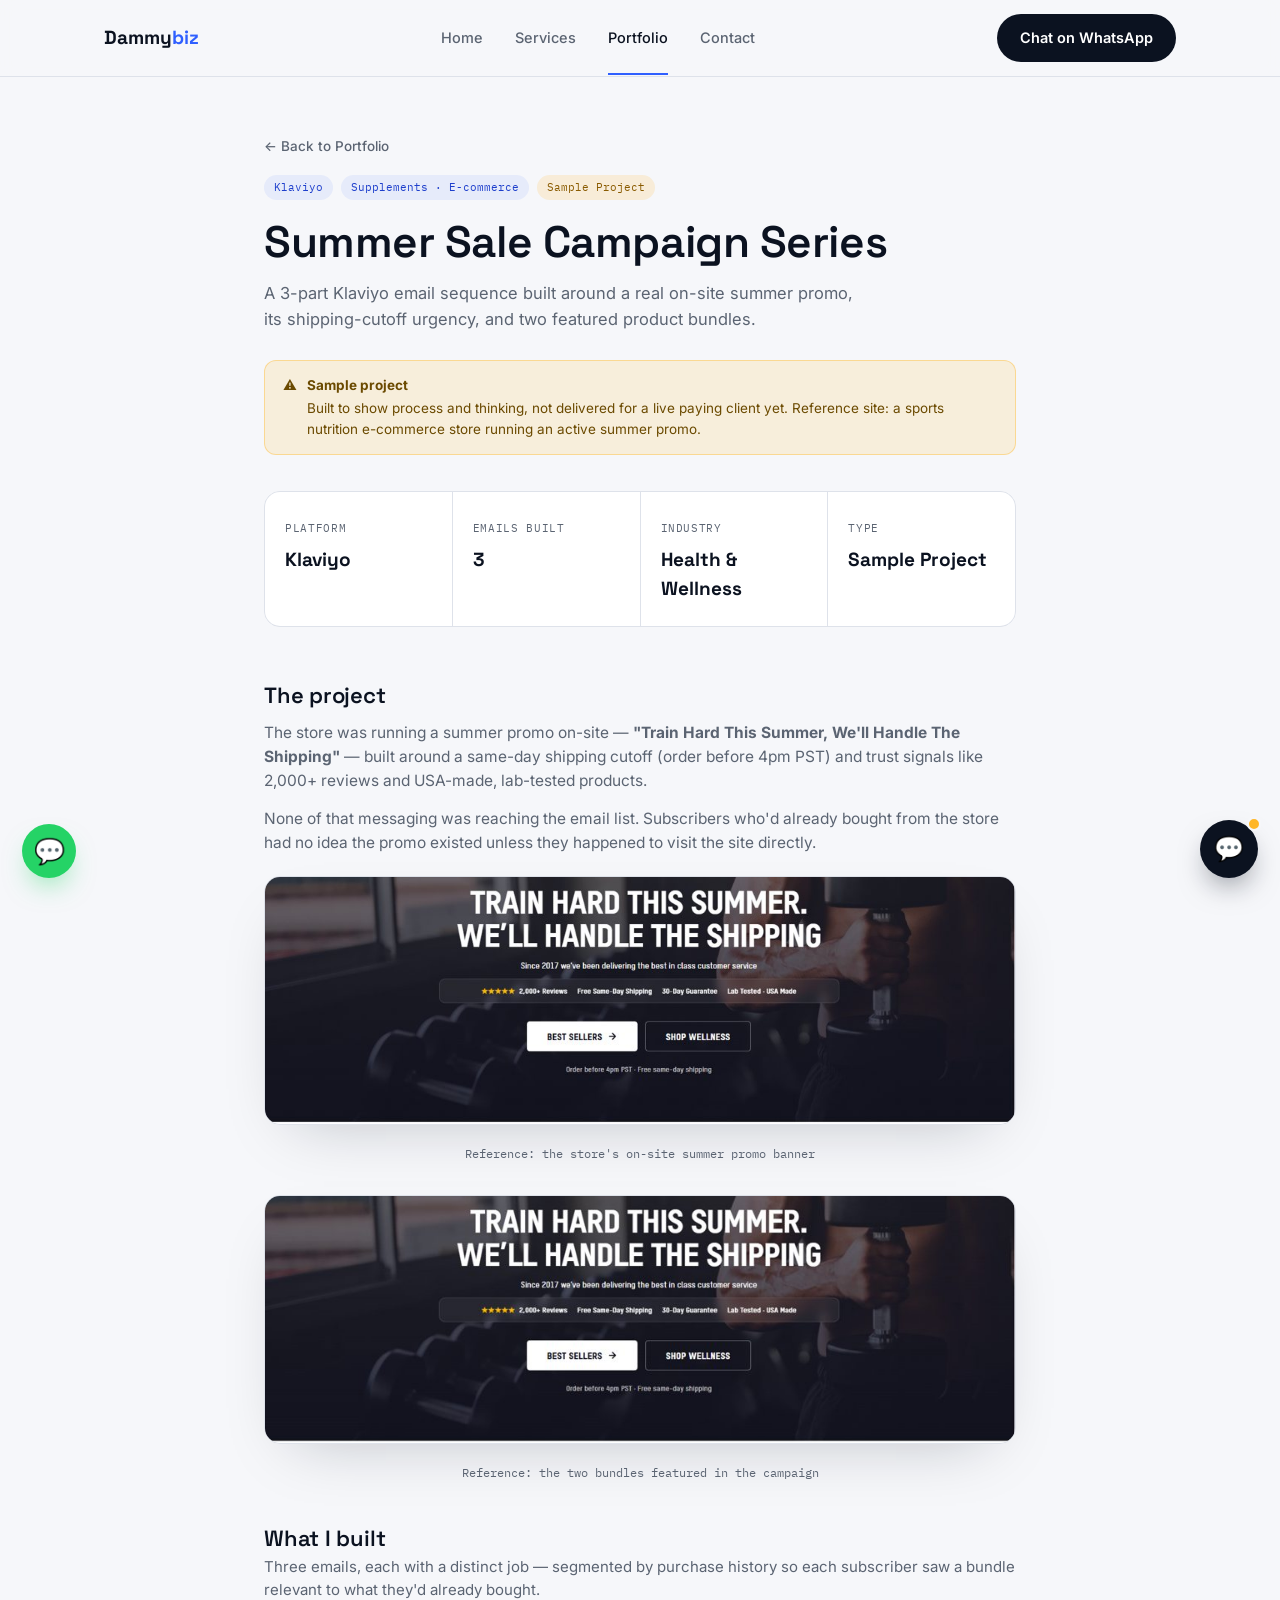
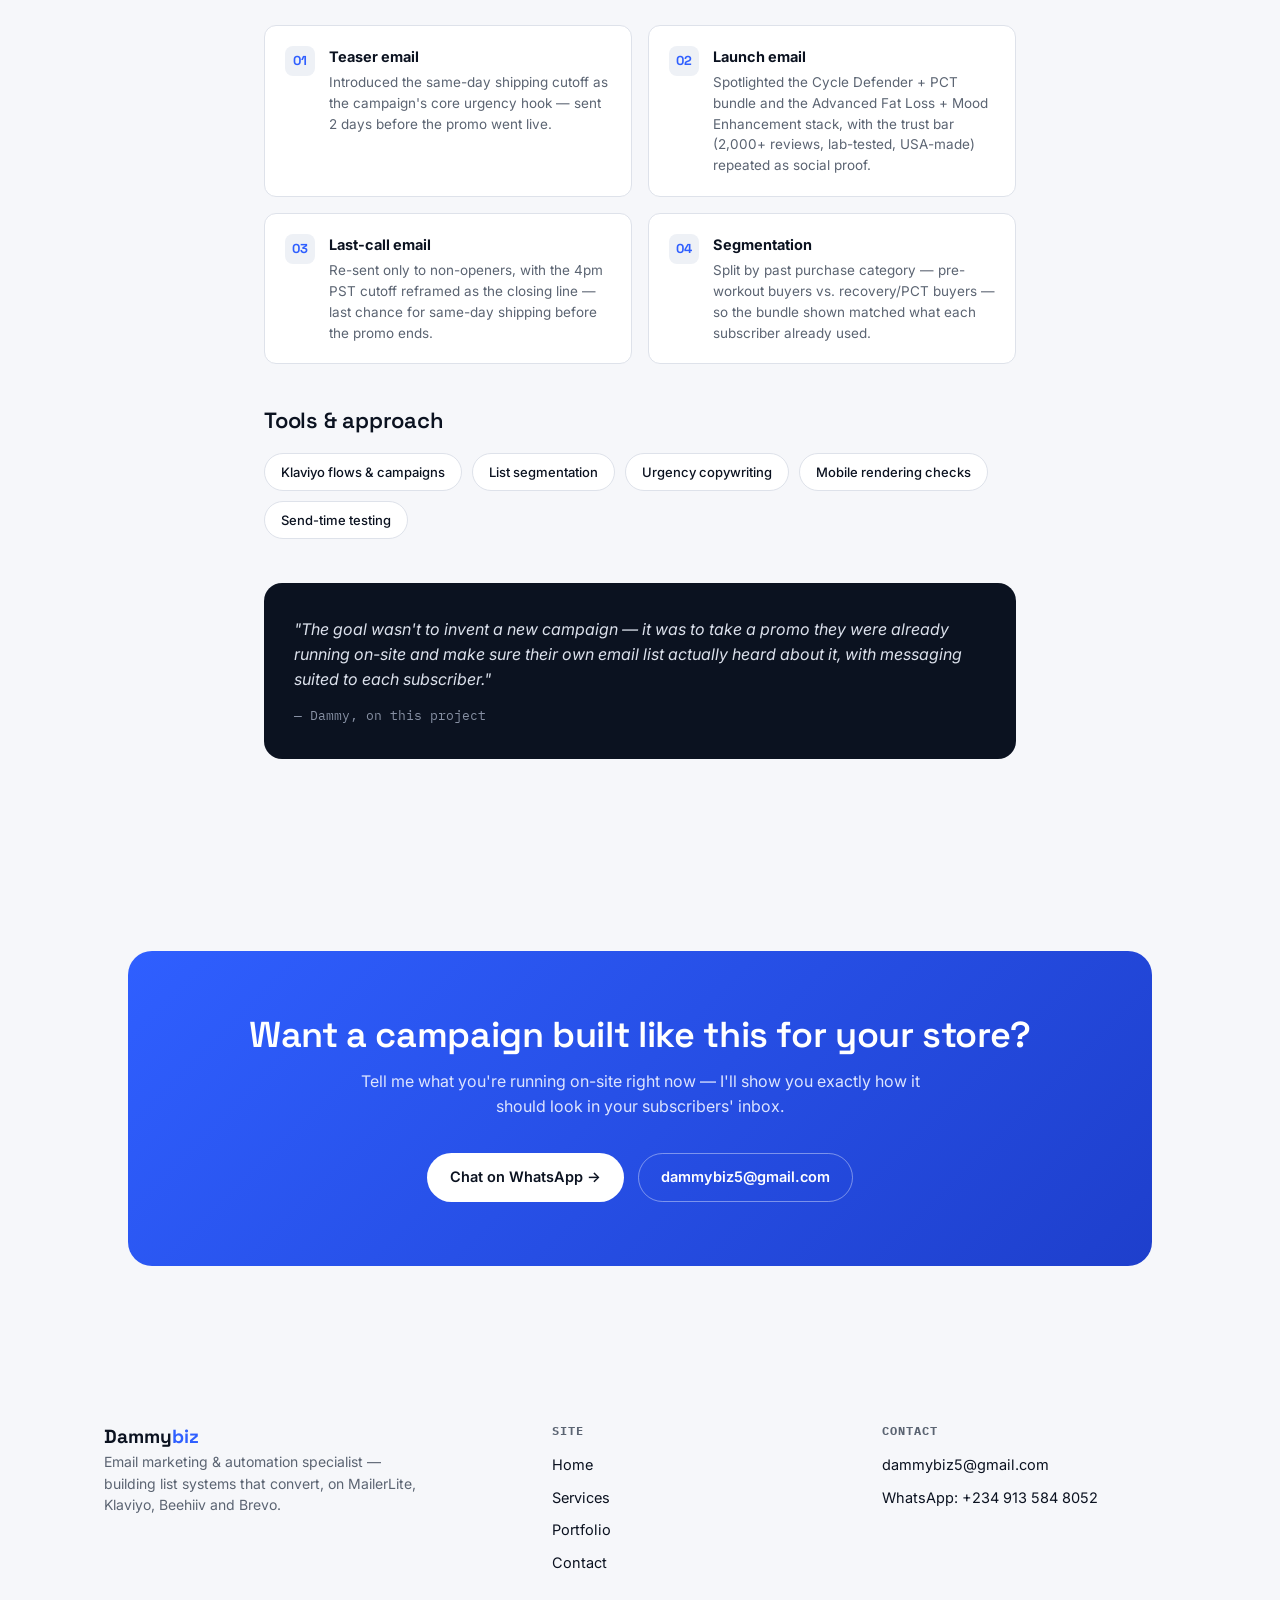
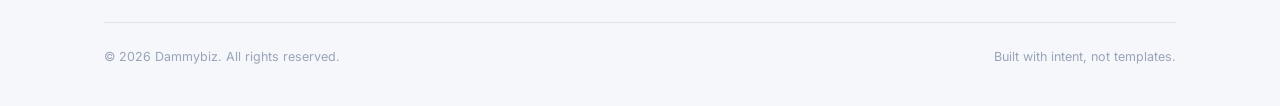
<file: case-study-summer-campaign.html>
<!DOCTYPE html>
<html lang="en">
<head>
<meta charset="UTF-8">
<meta name="viewport" content="width=device-width, initial-scale=1.0">
<title>Case Study: Summer Sale Campaign Series — Dammybiz</title>
<meta name="description" content="How a live on-site summer promo became a 3-part Klaviyo email campaign for a sports nutrition e-commerce store.">
<link rel="preconnect" href="https://fonts.googleapis.com">
<link rel="preconnect" href="https://fonts.gstatic.com" crossorigin>
<link href="https://fonts.googleapis.com/css2?family=Space+Grotesk:wght@400;500;600;700&family=Inter:wght@400;500;600;700&family=IBM+Plex+Mono:wght@400;500&display=swap" rel="stylesheet">
<link rel="stylesheet" href="styles.css">
</head>
<body>

<header>
  <nav class="wrap">
    <a href="index.html" class="logo">Dammy<span>biz</span></a>
    <div class="nav-links">
      <a href="index.html">Home</a>
      <a href="services.html">Services</a>
      <a href="portfolio.html" class="active">Portfolio</a>
      <a href="contact.html">Contact</a>
    </div>
    <a href="https://wa.me/2349135848052" class="btn btn-primary nav-cta">Chat on WhatsApp</a>
  </nav>
</header>

<section class="page-hero">
  <div class="wrap" style="max-width:800px;">
    <a href="portfolio.html" class="back-link">← Back to Portfolio</a>

    <div class="cs-tags">
      <span class="tag">Klaviyo</span>
      <span class="tag">Supplements · E-commerce</span>
      <span class="tag warn">Sample Project</span>
    </div>

    <h1>Summer Sale Campaign Series</h1>
    <p>A 3-part Klaviyo email sequence built around a real on-site summer promo, its shipping-cutoff urgency, and two featured product bundles.</p>

    <div class="sample-banner">
      <span>⚠️</span>
      <div><strong>Sample project</strong>Built to show process and thinking, not delivered for a live paying client yet. Reference site: a sports nutrition e-commerce store running an active summer promo.</div>
    </div>

    <div class="stat-row">
      <div class="stat-cell"><span class="mono">Platform</span><strong>Klaviyo</strong></div>
      <div class="stat-cell"><span class="mono">Emails built</span><strong>3</strong></div>
      <div class="stat-cell"><span class="mono">Industry</span><strong>Health &amp; Wellness</strong></div>
      <div class="stat-cell"><span class="mono">Type</span><strong>Sample Project</strong></div>
    </div>
  </div>
</section>

<section style="padding-top:0;">
  <div class="wrap" style="max-width:800px;">

    <h2 style="font-size:22px;margin-bottom:14px;">The project</h2>
    <p style="color:var(--slate);font-size:15.5px;margin-bottom:14px;">The store was running a summer promo on-site — <strong>"Train Hard This Summer, We'll Handle The Shipping"</strong> — built around a same-day shipping cutoff (order before 4pm PST) and trust signals like 2,000+ reviews and USA-made, lab-tested products.</p>
    <p style="color:var(--slate);font-size:15.5px;">None of that messaging was reaching the email list. Subscribers who'd already bought from the store had no idea the promo existed unless they happened to visit the site directly.</p>

    <div class="cs-shot">
      <img src="[data-uri]" alt="Prime Sports Nutrition summer promo hero banner">
    </div>
    <div class="cs-shot-cap">Reference: the store's on-site summer promo banner</div>

    <div class="cs-shot">
      <img src="[data-uri]" alt="Prime Sports Nutrition bundle product pages">
    </div>
    <div class="cs-shot-cap">Reference: the two bundles featured in the campaign</div>

    <h2 style="font-size:22px;margin:44px 0 4px;">What I built</h2>
    <p style="color:var(--slate);font-size:15px;margin-bottom:6px;">Three emails, each with a distinct job — segmented by purchase history so each subscriber saw a bundle relevant to what they'd already bought.</p>

    <div class="built-grid">
      <div class="built-item">
        <div class="num">01</div>
        <div><strong>Teaser email</strong><p>Introduced the same-day shipping cutoff as the campaign's core urgency hook — sent 2 days before the promo went live.</p></div>
      </div>
      <div class="built-item">
        <div class="num">02</div>
        <div><strong>Launch email</strong><p>Spotlighted the Cycle Defender + PCT bundle and the Advanced Fat Loss + Mood Enhancement stack, with the trust bar (2,000+ reviews, lab-tested, USA-made) repeated as social proof.</p></div>
      </div>
      <div class="built-item">
        <div class="num">03</div>
        <div><strong>Last-call email</strong><p>Re-sent only to non-openers, with the 4pm PST cutoff reframed as the closing line — last chance for same-day shipping before the promo ends.</p></div>
      </div>
      <div class="built-item">
        <div class="num">04</div>
        <div><strong>Segmentation</strong><p>Split by past purchase category — pre-workout buyers vs. recovery/PCT buyers — so the bundle shown matched what each subscriber already used.</p></div>
      </div>
    </div>

    <h2 style="font-size:22px;margin:44px 0 4px;">Tools &amp; approach</h2>
    <div class="chip-row">
      <span class="chip">Klaviyo flows &amp; campaigns</span>
      <span class="chip">List segmentation</span>
      <span class="chip">Urgency copywriting</span>
      <span class="chip">Mobile rendering checks</span>
      <span class="chip">Send-time testing</span>
    </div>

    <div class="cs-quote">
      <p>"The goal wasn't to invent a new campaign — it was to take a promo they were already running on-site and make sure their own email list actually heard about it, with messaging suited to each subscriber."</p>
      <div class="who">— Dammy, on this project</div>
    </div>

  </div>
</section>

<section id="contact-teaser">
  <div class="wrap">
    <div class="booking">
      <div class="booking-inner">
        <h2>Want a campaign built like this for your store?</h2>
        <p>Tell me what you're running on-site right now — I'll show you exactly how it should look in your subscribers' inbox.</p>
        <div class="booking-ctas">
          <a href="https://wa.me/2349135848052" class="btn btn-primary">Chat on WhatsApp →</a>
          <a href="mailto:dammybiz5@gmail.com" class="btn btn-ghost">dammybiz5@gmail.com</a>
        </div>
      </div>
    </div>
  </div>
</section>

<footer>
  <div class="wrap">
    <div class="footer-grid">
      <div>
        <a href="index.html" class="logo">Dammy<span>biz</span></a>
        <p>Email marketing &amp; automation specialist — building list systems that convert, on MailerLite, Klaviyo, Beehiiv and Brevo.</p>
      </div>
      <div>
        <h4>Site</h4>
        <ul>
          <li><a href="index.html">Home</a></li>
          <li><a href="services.html">Services</a></li>
          <li><a href="portfolio.html">Portfolio</a></li>
          <li><a href="contact.html">Contact</a></li>
        </ul>
      </div>
      <div>
        <h4>Contact</h4>
        <ul>
          <li><a href="mailto:dammybiz5@gmail.com">dammybiz5@gmail.com</a></li>
          <li><a href="https://wa.me/2349135848052">WhatsApp: +234 913 584 8052</a></li>
        </ul>
      </div>
    </div>
    <div class="footer-bottom">
      <span>© 2026 Dammybiz. All rights reserved.</span>
      <span>Built with intent, not templates.</span>
    </div>
  </div>
</footer>

<a href="https://wa.me/2349135848052" class="wa-float" aria-label="Chat on WhatsApp">💬</a>

<button class="chat-toggle" id="chatToggle" aria-label="Open chat">
  💬<span class="badge-ping"></span>
</button>

<div class="chat-panel" id="chatPanel">
  <div class="chat-head">
    <div class="av"><img src="dammy.jpg" alt="Dammy"></div>
    <div class="info">
      <strong>Dammybiz</strong>
      <span>Usually replies within a few hours</span>
    </div>
    <button class="chat-close" id="chatClose" aria-label="Close chat">✕</button>
  </div>
  <div class="chat-body" id="chatBody">
    <div class="msg bot">Hey 👋 I'm Dammy's assistant. Ask me about email marketing services, platforms, pricing or timelines — or hit WhatsApp for a real-time chat with Dammy himself.</div>
  </div>
  <div class="chat-input-row">
    <input type="text" id="chatInput" placeholder="Type a message..." autocomplete="off">
    <button class="chat-send" id="chatSend" aria-label="Send message">➤</button>
  </div>
</div>

<script src="script.js"></script>
</body>
</html>
</file>
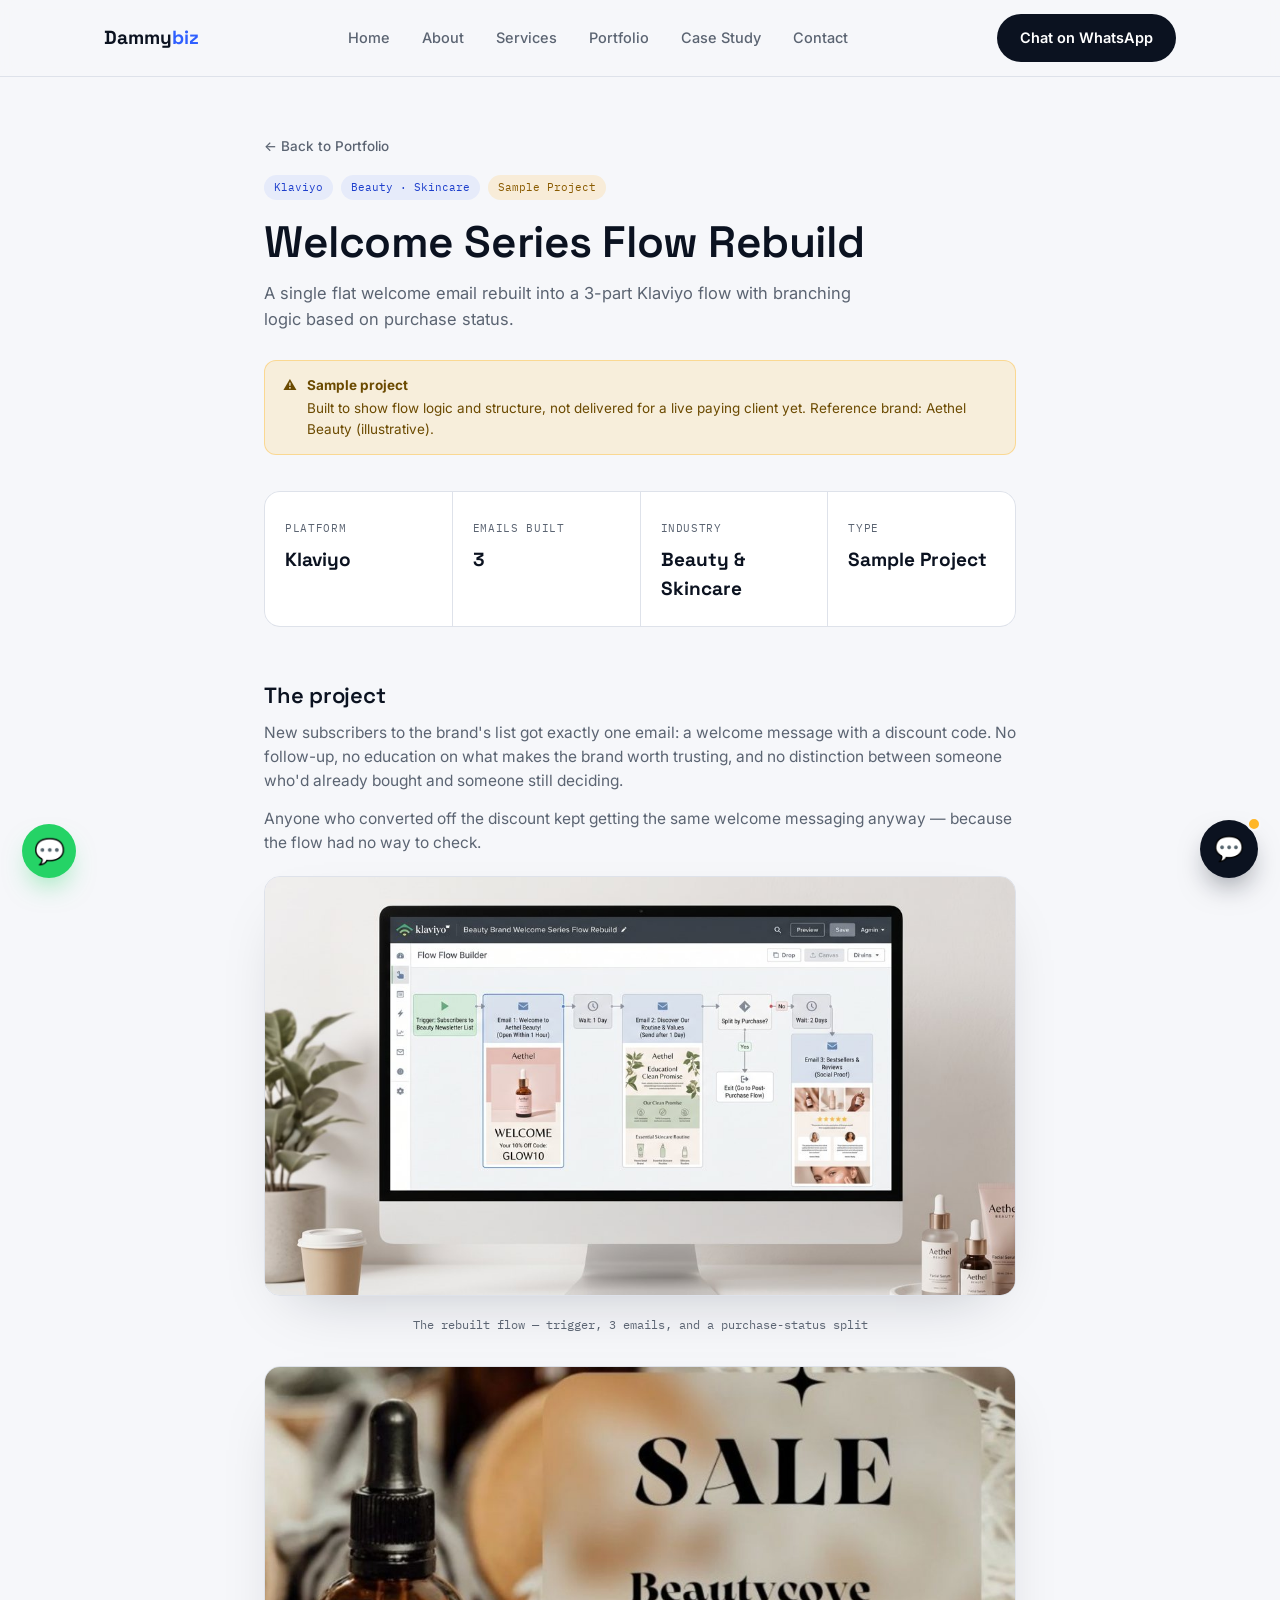
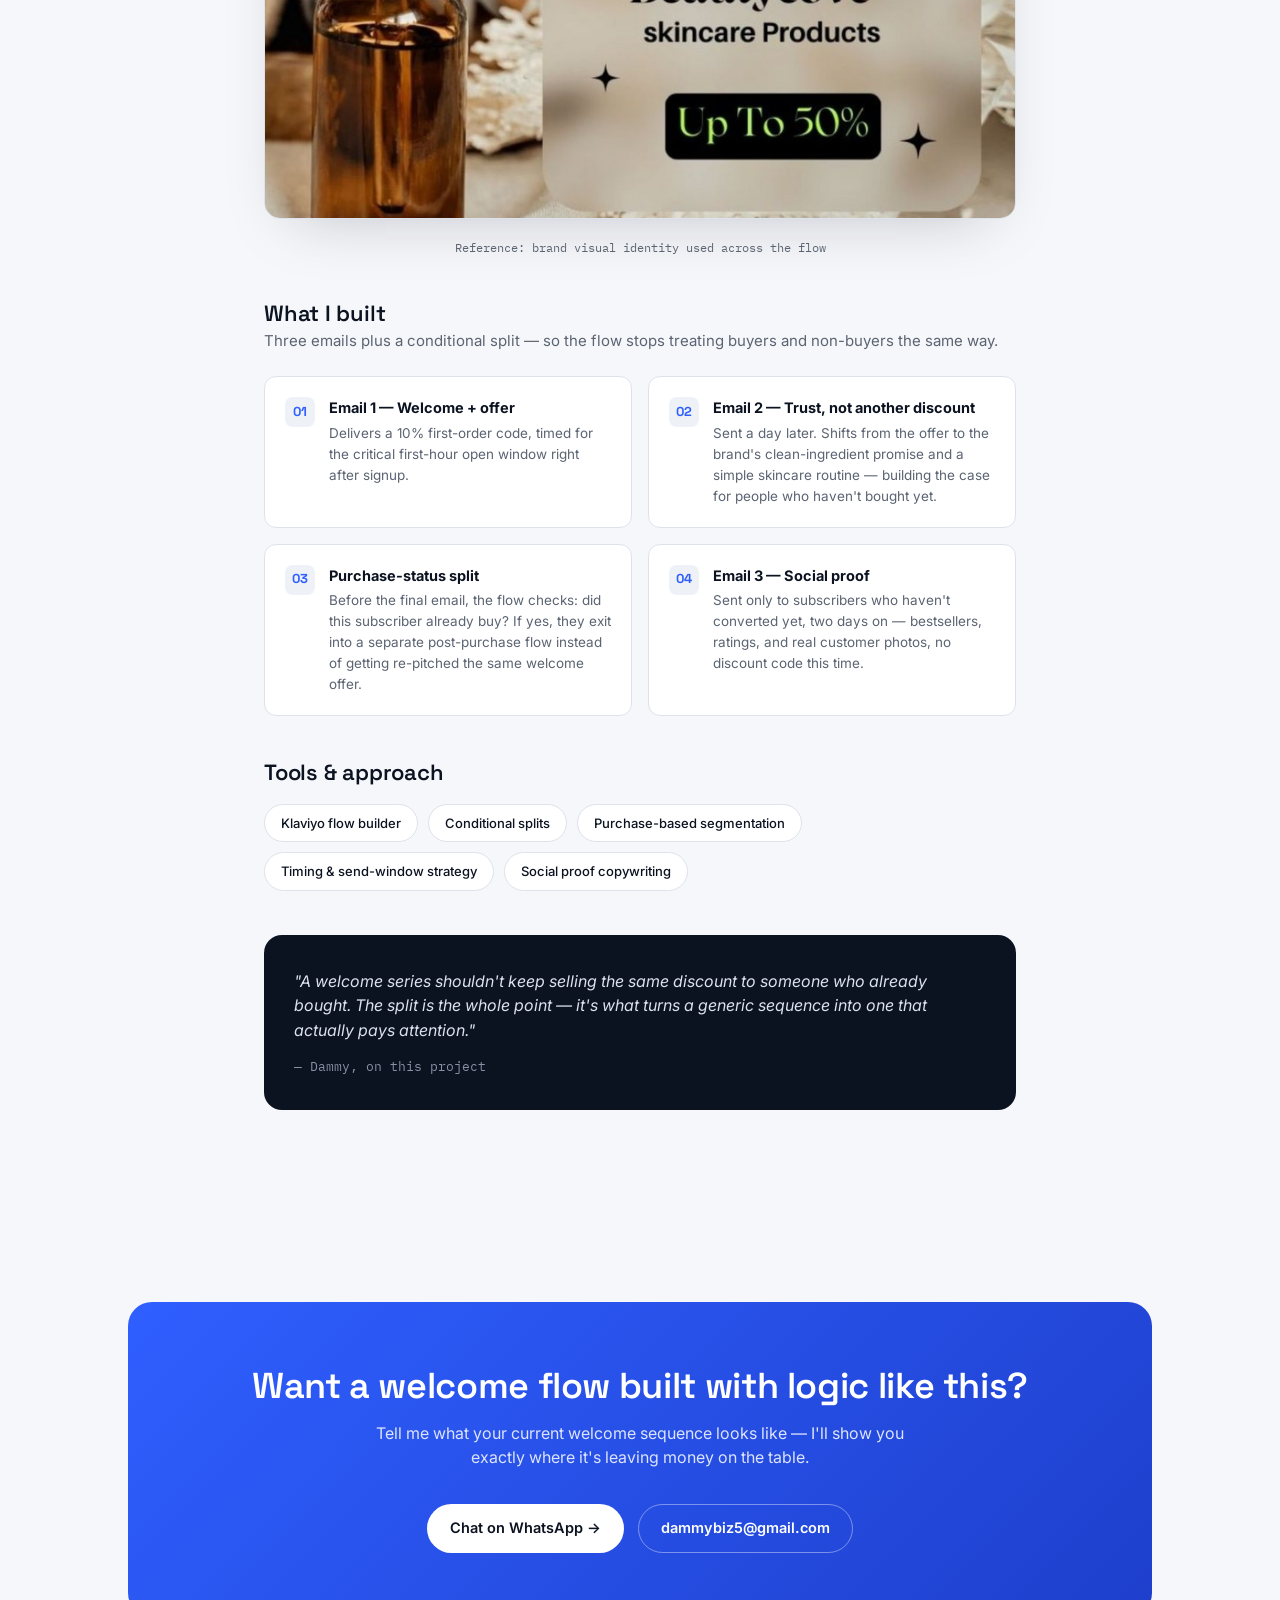
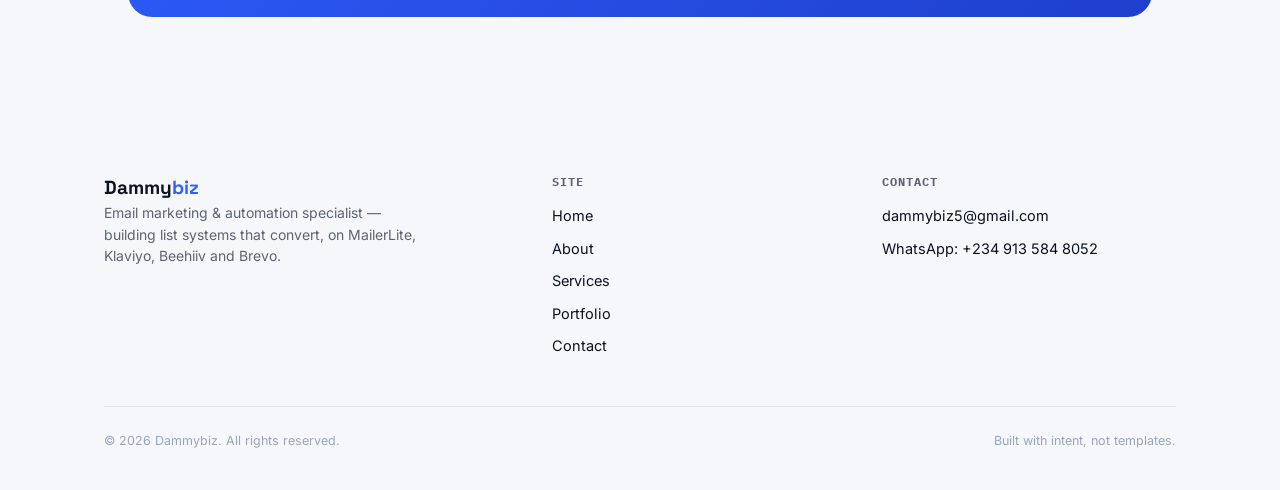
<file: case-study-welcome-series.html>
<!DOCTYPE html>
<html lang="en">
<head>
<meta charset="UTF-8">
<meta name="viewport" content="width=device-width, initial-scale=1.0">
<title>Case Study: Welcome Series Flow Rebuild — Dammybiz</title>
<meta name="description" content="How a single flat welcome email became a 3-part Klaviyo flow with purchase-based branching for a beauty and skincare brand.">
<link rel="preconnect" href="https://fonts.googleapis.com">
<link rel="preconnect" href="https://fonts.gstatic.com" crossorigin>
<link href="https://fonts.googleapis.com/css2?family=Space+Grotesk:wght@400;500;600;700&family=Inter:wght@400;500;600;700&family=IBM+Plex+Mono:wght@400;500&display=swap" rel="stylesheet">
<link rel="stylesheet" href="styles.css">
</head>
<body>

<header>
  <nav class="wrap">
    <a href="index.html" class="logo">Dammy<span>biz</span></a>
    <div class="nav-links">
      <a href="index.html">Home</a>
      <a href="about.html">About</a>
      <a href="services.html">Services</a>
      <a href="portfolio.html">Portfolio</a>
      <a href="case-study-summer-campaign.html">Case Study</a>
      <a href="contact.html">Contact</a>
    </div>
    <a href="https://wa.me/2349135848052" class="btn btn-primary nav-cta">Chat on WhatsApp</a>
  </nav>
</header>

<section class="page-hero">
  <div class="wrap" style="max-width:800px;">
    <a href="portfolio.html" class="back-link">← Back to Portfolio</a>

    <div class="cs-tags">
      <span class="tag">Klaviyo</span>
      <span class="tag">Beauty · Skincare</span>
      <span class="tag warn">Sample Project</span>
    </div>

    <h1>Welcome Series Flow Rebuild</h1>
    <p>A single flat welcome email rebuilt into a 3-part Klaviyo flow with branching logic based on purchase status.</p>

    <div class="sample-banner">
      <span>⚠️</span>
      <div><strong>Sample project</strong>Built to show flow logic and structure, not delivered for a live paying client yet. Reference brand: Aethel Beauty (illustrative).</div>
    </div>

    <div class="stat-row">
      <div class="stat-cell"><span class="mono">Platform</span><strong>Klaviyo</strong></div>
      <div class="stat-cell"><span class="mono">Emails built</span><strong>3</strong></div>
      <div class="stat-cell"><span class="mono">Industry</span><strong>Beauty &amp; Skincare</strong></div>
      <div class="stat-cell"><span class="mono">Type</span><strong>Sample Project</strong></div>
    </div>
  </div>
</section>

<section style="padding-top:0;">
  <div class="wrap" style="max-width:800px;">

    <h2 style="font-size:22px;margin-bottom:14px;">The project</h2>
    <p style="color:var(--slate);font-size:15.5px;margin-bottom:14px;">New subscribers to the brand's list got exactly one email: a welcome message with a discount code. No follow-up, no education on what makes the brand worth trusting, and no distinction between someone who'd already bought and someone still deciding.</p>
    <p style="color:var(--slate);font-size:15.5px;">Anyone who converted off the discount kept getting the same welcome messaging anyway — because the flow had no way to check.</p>

    <div class="cs-shot">
      <img src="[data-uri]" alt="Klaviyo flow builder showing the rebuilt welcome series with purchase-based branching">
    </div>
    <div class="cs-shot-cap">The rebuilt flow — trigger, 3 emails, and a purchase-status split</div>

    <div class="cs-shot">
      <img src="[data-uri]" alt="Beauty skincare brand sale banner reference">
    </div>
    <div class="cs-shot-cap">Reference: brand visual identity used across the flow</div>

    <h2 style="font-size:22px;margin:44px 0 4px;">What I built</h2>
    <p style="color:var(--slate);font-size:15px;margin-bottom:6px;">Three emails plus a conditional split — so the flow stops treating buyers and non-buyers the same way.</p>

    <div class="built-grid">
      <div class="built-item">
        <div class="num">01</div>
        <div><strong>Email 1 — Welcome + offer</strong><p>Delivers a 10% first-order code, timed for the critical first-hour open window right after signup.</p></div>
      </div>
      <div class="built-item">
        <div class="num">02</div>
        <div><strong>Email 2 — Trust, not another discount</strong><p>Sent a day later. Shifts from the offer to the brand's clean-ingredient promise and a simple skincare routine — building the case for people who haven't bought yet.</p></div>
      </div>
      <div class="built-item">
        <div class="num">03</div>
        <div><strong>Purchase-status split</strong><p>Before the final email, the flow checks: did this subscriber already buy? If yes, they exit into a separate post-purchase flow instead of getting re-pitched the same welcome offer.</p></div>
      </div>
      <div class="built-item">
        <div class="num">04</div>
        <div><strong>Email 3 — Social proof</strong><p>Sent only to subscribers who haven't converted yet, two days on — bestsellers, ratings, and real customer photos, no discount code this time.</p></div>
      </div>
    </div>

    <h2 style="font-size:22px;margin:44px 0 4px;">Tools &amp; approach</h2>
    <div class="chip-row">
      <span class="chip">Klaviyo flow builder</span>
      <span class="chip">Conditional splits</span>
      <span class="chip">Purchase-based segmentation</span>
      <span class="chip">Timing &amp; send-window strategy</span>
      <span class="chip">Social proof copywriting</span>
    </div>

    <div class="cs-quote">
      <p>"A welcome series shouldn't keep selling the same discount to someone who already bought. The split is the whole point — it's what turns a generic sequence into one that actually pays attention."</p>
      <div class="who">— Dammy, on this project</div>
    </div>

  </div>
</section>

<section id="contact-teaser">
  <div class="wrap">
    <div class="booking">
      <div class="booking-inner">
        <h2>Want a welcome flow built with logic like this?</h2>
        <p>Tell me what your current welcome sequence looks like — I'll show you exactly where it's leaving money on the table.</p>
        <div class="booking-ctas">
          <a href="https://wa.me/2349135848052" class="btn btn-primary">Chat on WhatsApp →</a>
          <a href="mailto:dammybiz5@gmail.com" class="btn btn-ghost">dammybiz5@gmail.com</a>
        </div>
      </div>
    </div>
  </div>
</section>

<footer>
  <div class="wrap">
    <div class="footer-grid">
      <div>
        <a href="index.html" class="logo">Dammy<span>biz</span></a>
        <p>Email marketing &amp; automation specialist — building list systems that convert, on MailerLite, Klaviyo, Beehiiv and Brevo.</p>
      </div>
      <div>
        <h4>Site</h4>
        <ul>
          <li><a href="index.html">Home</a></li>
          <li><a href="about.html">About</a></li>
          <li><a href="services.html">Services</a></li>
          <li><a href="portfolio.html">Portfolio</a></li>
          <li><a href="contact.html">Contact</a></li>
        </ul>
      </div>
      <div>
        <h4>Contact</h4>
        <ul>
          <li><a href="mailto:dammybiz5@gmail.com">dammybiz5@gmail.com</a></li>
          <li><a href="https://wa.me/2349135848052">WhatsApp: +234 913 584 8052</a></li>
        </ul>
      </div>
    </div>
    <div class="footer-bottom">
      <span>© 2026 Dammybiz. All rights reserved.</span>
      <span>Built with intent, not templates.</span>
    </div>
  </div>
</footer>

<a href="https://wa.me/2349135848052" class="wa-float" aria-label="Chat on WhatsApp">💬</a>

<button class="chat-toggle" id="chatToggle" aria-label="Open chat">
  💬<span class="badge-ping"></span>
</button>

<div class="chat-panel" id="chatPanel">
  <div class="chat-head">
    <div class="av"><img src="dammy.jpg" alt="Dammy"></div>
    <div class="info">
      <strong>Dammybiz</strong>
      <span>Usually replies within a few hours</span>
    </div>
    <button class="chat-close" id="chatClose" aria-label="Close chat">✕</button>
  </div>
  <div class="chat-body" id="chatBody">
    <div class="msg bot">Hey 👋 I'm Dammy's assistant. Ask me about email marketing services, platforms, pricing or timelines — or hit WhatsApp for a real-time chat with Dammy himself.</div>
  </div>
  <div class="chat-input-row">
    <input type="text" id="chatInput" placeholder="Type a message..." autocomplete="off">
    <button class="chat-send" id="chatSend" aria-label="Send message">➤</button>
  </div>
</div>

<script src="script.js"></script>
</body>
</html>
</file>
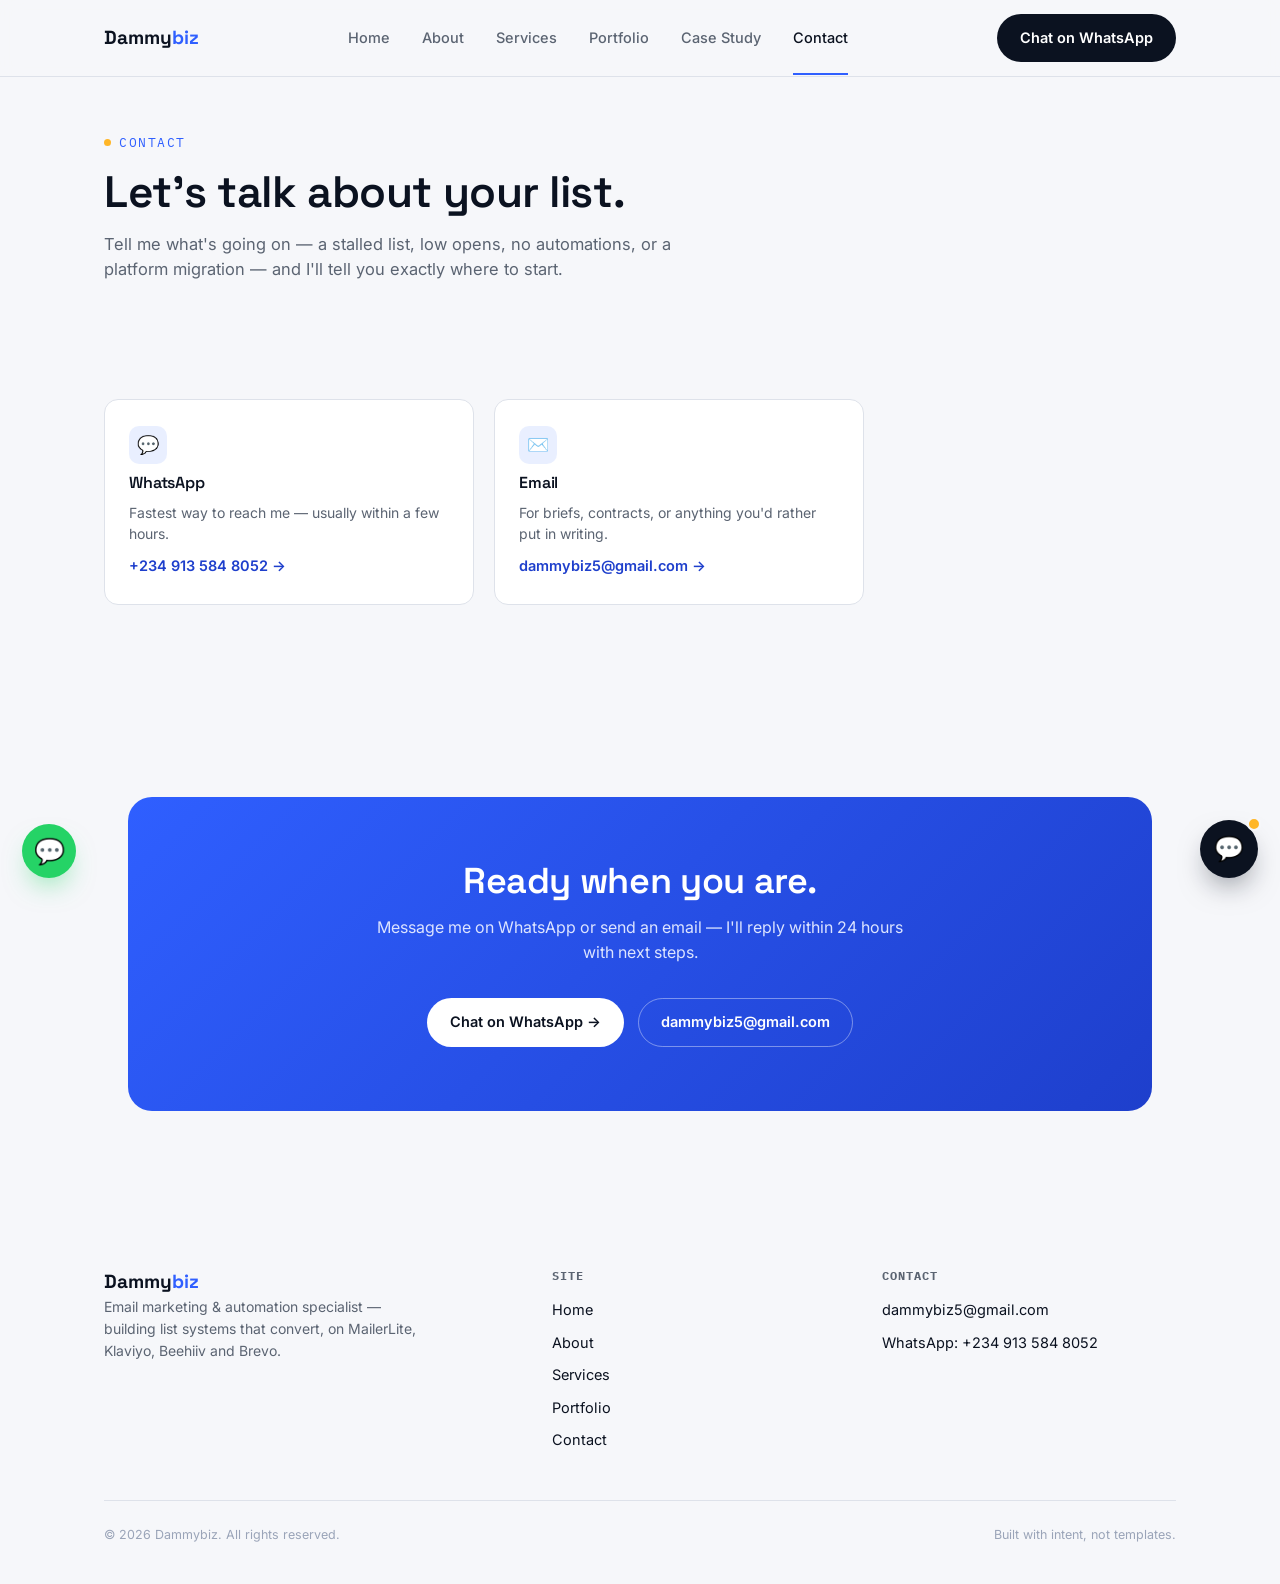
<file: contact.html>
<!DOCTYPE html>
<html lang="en">
<head>
<meta charset="UTF-8">
<meta name="viewport" content="width=device-width, initial-scale=1.0">
<title>Contact — Dammybiz</title>
<meta name="description" content="Get in touch with Dammybiz for email marketing and automation work on MailerLite, Klaviyo, Beehiiv and Brevo.">
<link rel="preconnect" href="https://fonts.googleapis.com">
<link rel="preconnect" href="https://fonts.gstatic.com" crossorigin>
<link href="https://fonts.googleapis.com/css2?family=Space+Grotesk:wght@400;500;600;700&family=Inter:wght@400;500;600;700&family=IBM+Plex+Mono:wght@400;500&display=swap" rel="stylesheet">
<link rel="stylesheet" href="styles.css">
<style>
  .contact-grid{display:grid;grid-template-columns:1fr;gap:20px;max-width:760px;}
  @media(min-width:640px){.contact-grid{grid-template-columns:1fr 1fr;}}
  .contact-card{
    background:var(--white);border:1px solid var(--line);border-radius:var(--radius);
    padding:26px 24px;display:flex;flex-direction:column;gap:10px;
  }
  .contact-card .ic{width:38px;height:38px;border-radius:10px;background:rgba(47,95,255,0.10);color:var(--indigo);display:flex;align-items:center;justify-content:center;font-size:18px;}
  .contact-card h3{font-size:16px;}
  .contact-card p{color:var(--slate);font-size:14px;}
  .contact-card a.link{color:var(--indigo-dark);font-weight:600;font-size:14.5px;}
</style>
</head>
<body>

<header>
  <nav class="wrap">
    <a href="index.html" class="logo">Dammy<span>biz</span></a>
    <div class="nav-links">
      <a href="index.html">Home</a>
      <a href="about.html">About</a>
      <a href="services.html">Services</a>
      <a href="portfolio.html">Portfolio</a>
      <a href="case-study-summer-campaign.html">Case Study</a>
      <a href="contact.html" class="active">Contact</a>
    </div>
    <a href="https://wa.me/2349135848052" class="btn btn-primary nav-cta">Chat on WhatsApp</a>
  </nav>
</header>

<section class="page-hero">
  <div class="wrap">
    <div class="eyebrow">Contact</div>
    <h1>Let's talk about your list.</h1>
    <p>Tell me what's going on — a stalled list, low opens, no automations, or a platform migration — and I'll tell you exactly where to start.</p>
  </div>
</section>

<section id="contact-cards">
  <div class="wrap">
    <div class="contact-grid">
      <div class="contact-card">
        <div class="ic">💬</div>
        <h3>WhatsApp</h3>
        <p>Fastest way to reach me — usually within a few hours.</p>
        <a href="https://wa.me/2349135848052" class="link">+234 913 584 8052 →</a>
      </div>
      <div class="contact-card">
        <div class="ic">✉️</div>
        <h3>Email</h3>
        <p>For briefs, contracts, or anything you'd rather put in writing.</p>
        <a href="mailto:dammybiz5@gmail.com" class="link">dammybiz5@gmail.com →</a>
      </div>
    </div>
  </div>
</section>

<section id="contact">
  <div class="wrap">
    <div class="booking">
      <div class="booking-inner">
        <h2>Ready when you are.</h2>
        <p>Message me on WhatsApp or send an email — I'll reply within 24 hours with next steps.</p>
        <div class="booking-ctas">
          <a href="https://wa.me/2349135848052" class="btn btn-primary">Chat on WhatsApp →</a>
          <a href="mailto:dammybiz5@gmail.com" class="btn btn-ghost">dammybiz5@gmail.com</a>
        </div>
      </div>
    </div>
  </div>
</section>

<footer>
  <div class="wrap">
    <div class="footer-grid">
      <div>
        <a href="index.html" class="logo">Dammy<span>biz</span></a>
        <p>Email marketing &amp; automation specialist — building list systems that convert, on MailerLite, Klaviyo, Beehiiv and Brevo.</p>
      </div>
      <div>
        <h4>Site</h4>
        <ul>
          <li><a href="index.html">Home</a></li>
          <li><a href="about.html">About</a></li>
          <li><a href="services.html">Services</a></li>
          <li><a href="portfolio.html">Portfolio</a></li>
          <li><a href="contact.html">Contact</a></li>
        </ul>
      </div>
      <div>
        <h4>Contact</h4>
        <ul>
          <li><a href="mailto:dammybiz5@gmail.com">dammybiz5@gmail.com</a></li>
          <li><a href="https://wa.me/2349135848052">WhatsApp: +234 913 584 8052</a></li>
        </ul>
      </div>
    </div>
    <div class="footer-bottom">
      <span>© 2026 Dammybiz. All rights reserved.</span>
      <span>Built with intent, not templates.</span>
    </div>
  </div>
</footer>

<a href="https://wa.me/2349135848052" class="wa-float" aria-label="Chat on WhatsApp">💬</a>

<button class="chat-toggle" id="chatToggle" aria-label="Open chat">
  💬<span class="badge-ping"></span>
</button>

<div class="chat-panel" id="chatPanel">
  <div class="chat-head">
    <div class="av"><img src="dammy.jpg" alt="Dammy"></div>
    <div class="info">
      <strong>Dammybiz</strong>
      <span>Usually replies within a few hours</span>
    </div>
    <button class="chat-close" id="chatClose" aria-label="Close chat">✕</button>
  </div>
  <div class="chat-body" id="chatBody">
    <div class="msg bot">Hey 👋 I'm Dammy's assistant. Ask me about email marketing services, platforms, pricing or timelines — or hit WhatsApp for a real-time chat with Dammy himself.</div>
  </div>
  <div class="chat-input-row">
    <input type="text" id="chatInput" placeholder="Type a message..." autocomplete="off">
    <button class="chat-send" id="chatSend" aria-label="Send message">➤</button>
  </div>
</div>

<script src="script.js"></script>
</body>
</html>
</file>
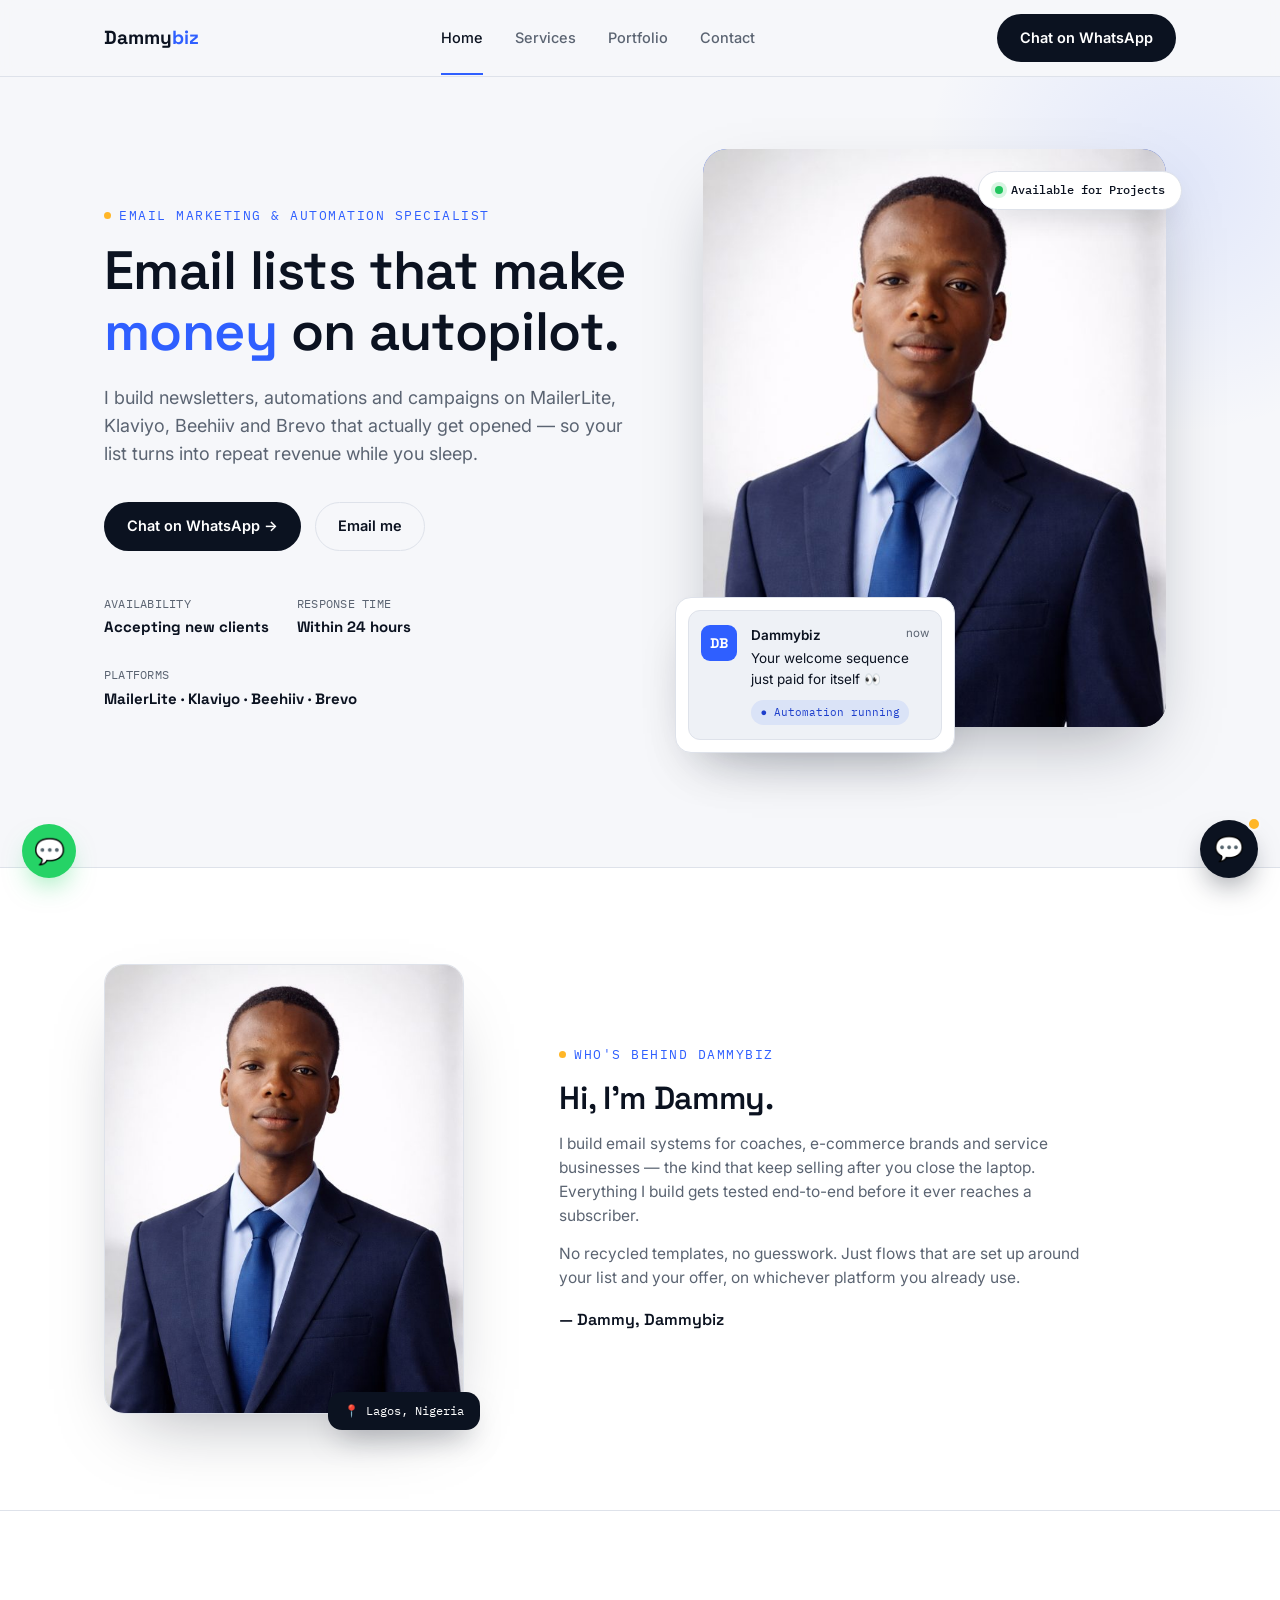
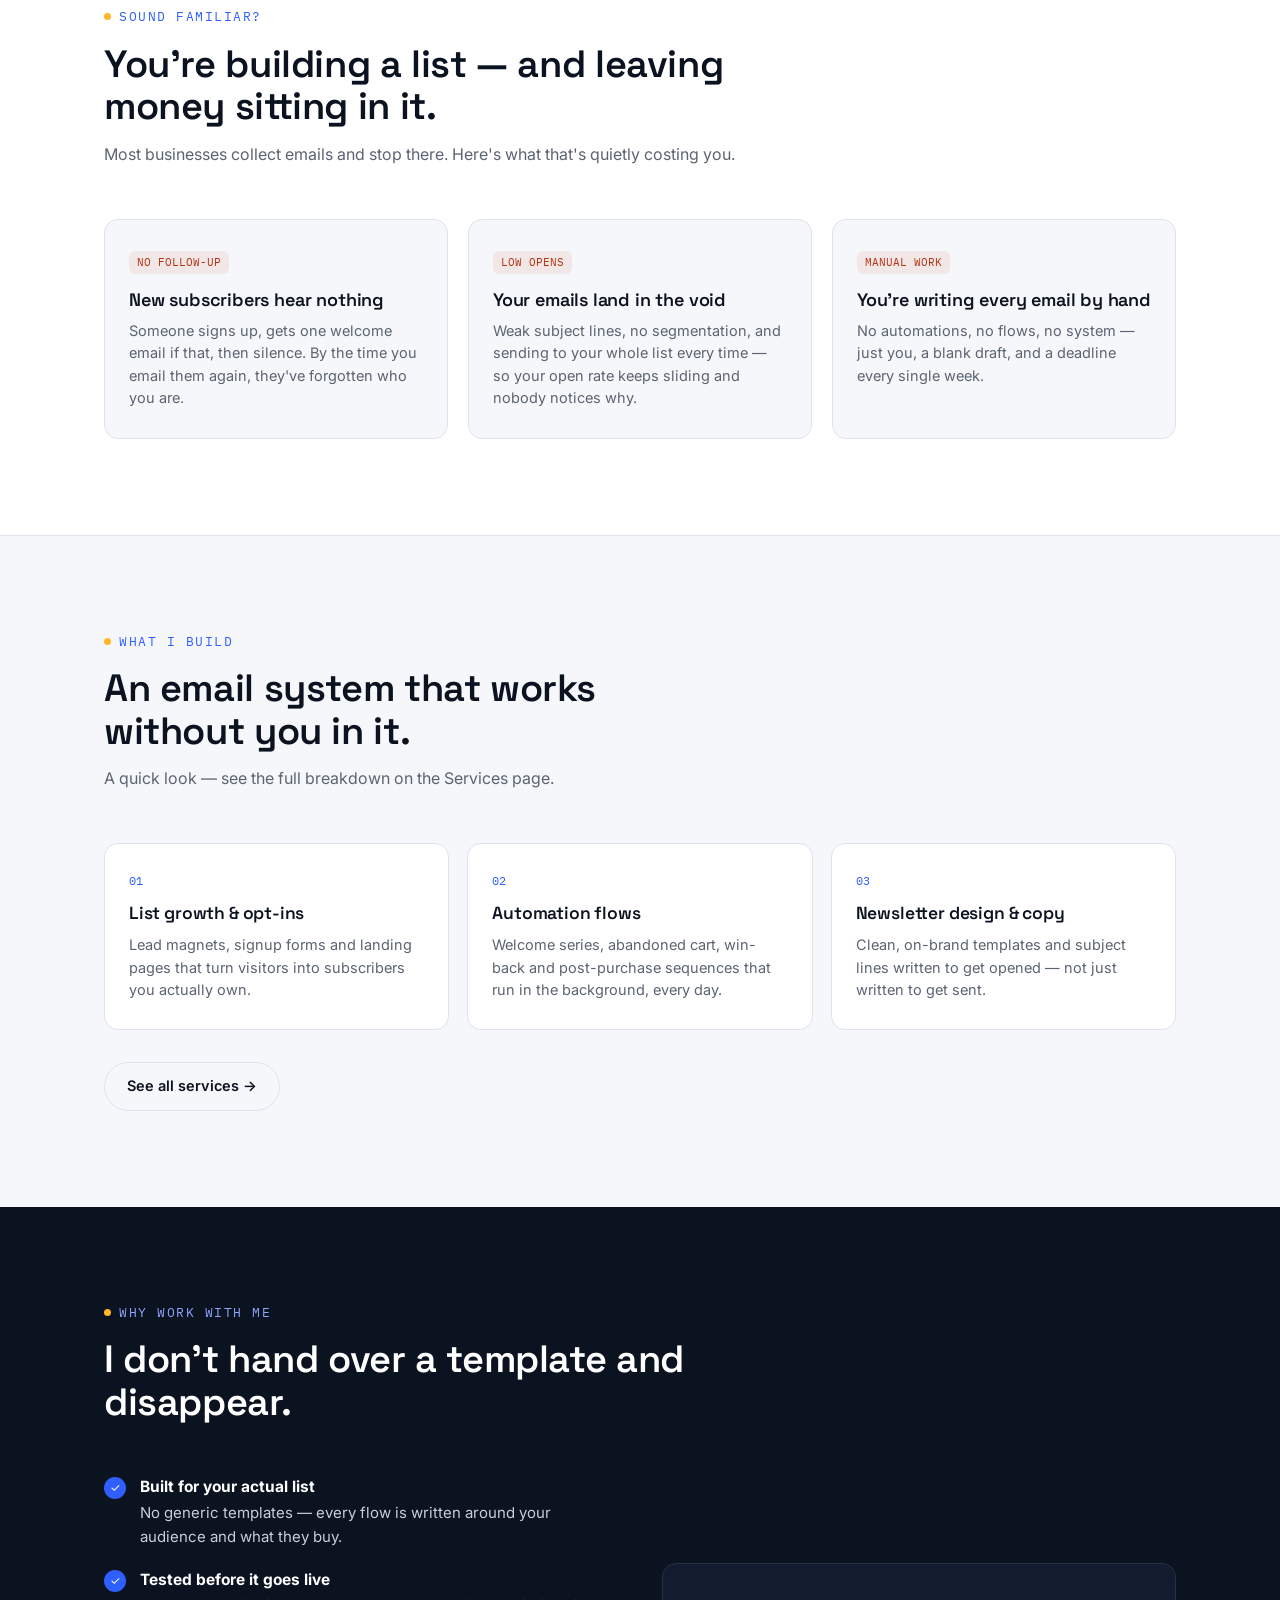
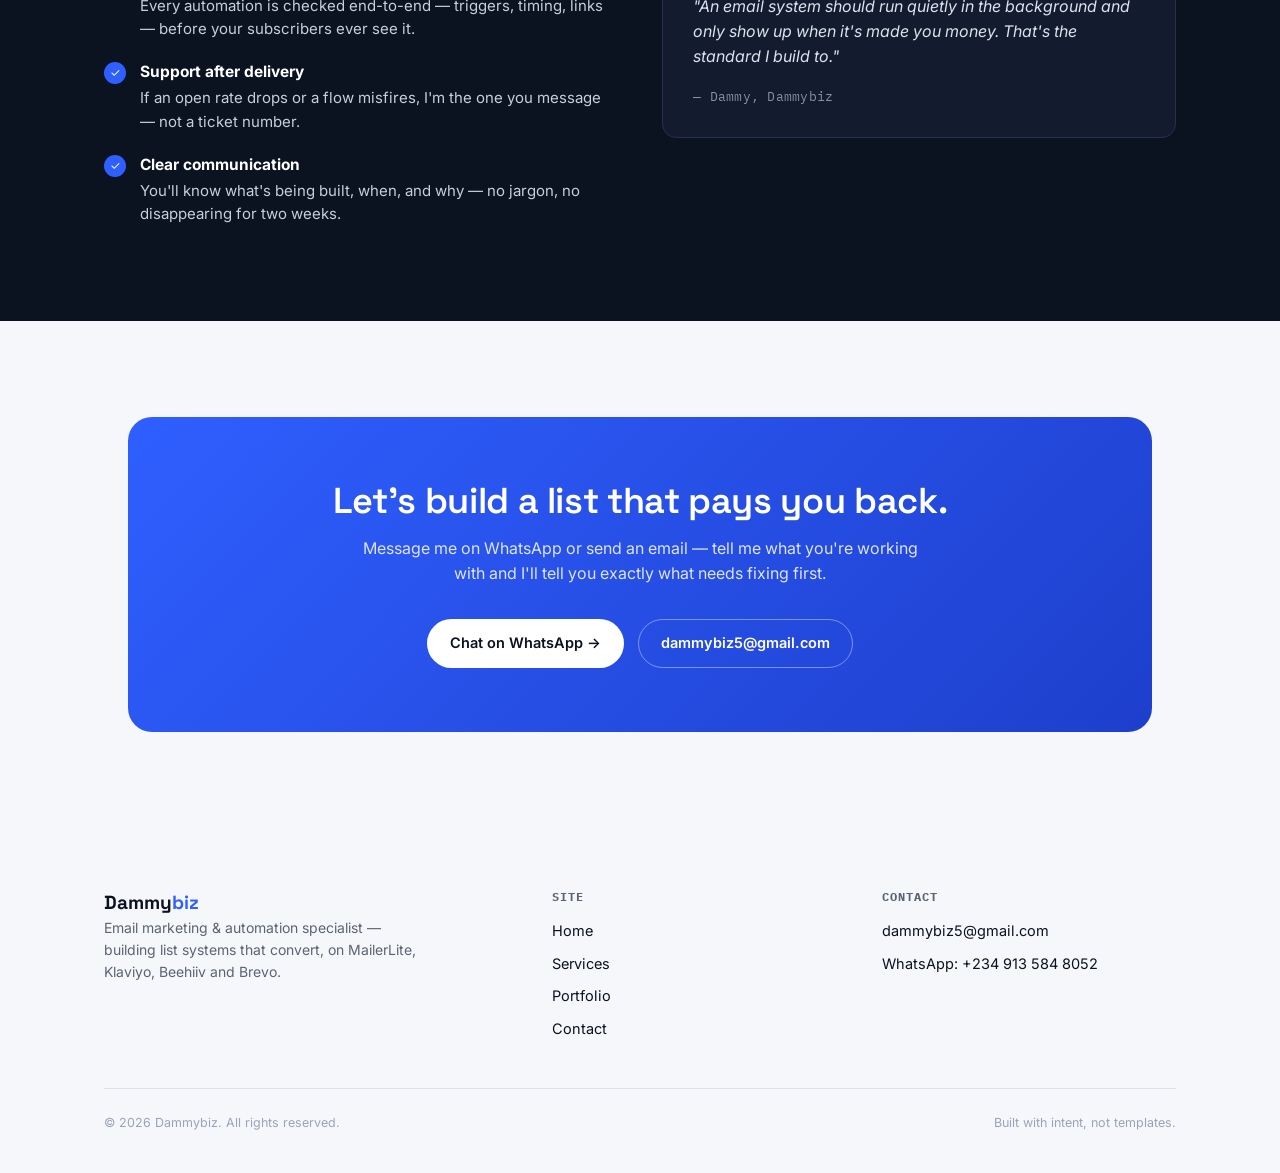
<file: index (4).html>
<!DOCTYPE html>
<html lang="en">
<head>
<meta charset="UTF-8">
<meta name="viewport" content="width=device-width, initial-scale=1.0">
<title>Dammybiz — Email Marketing & Automation Specialist</title>
<meta name="description" content="Dammybiz builds email systems on MailerLite, Klaviyo, Beehiiv and Brevo that turn subscribers into repeat buyers.">
<link rel="preconnect" href="https://fonts.googleapis.com">
<link rel="preconnect" href="https://fonts.gstatic.com" crossorigin>
<link href="https://fonts.googleapis.com/css2?family=Space+Grotesk:wght@400;500;600;700&family=Inter:wght@400;500;600;700&family=IBM+Plex+Mono:wght@400;500&display=swap" rel="stylesheet">
<link rel="stylesheet" href="styles.css">
</head>
<body>

<header>
  <nav class="wrap">
    <a href="index.html" class="logo">Dammy<span>biz</span></a>
    <div class="nav-links">
      <a href="index.html" class="active">Home</a>
      <a href="services.html">Services</a>
      <a href="portfolio.html">Portfolio</a>
      <a href="contact.html">Contact</a>
    </div>
    <a href="https://wa.me/2349135848052" class="btn btn-primary nav-cta">Chat on WhatsApp</a>
  </nav>
</header>

<section class="hero">
  <div class="wrap hero-grid">
    <div>
      <div class="eyebrow">Email Marketing &amp; Automation Specialist</div>
      <h1>Email lists that make <em>money</em> on autopilot.</h1>
      <p class="lead">I build newsletters, automations and campaigns on MailerLite, Klaviyo, Beehiiv and Brevo that actually get opened — so your list turns into repeat revenue while you sleep.</p>
      <div class="hero-ctas">
        <a href="https://wa.me/2349135848052" class="btn btn-primary">Chat on WhatsApp →</a>
        <a href="mailto:dammybiz5@gmail.com" class="btn btn-ghost">Email me</a>
      </div>
      <div class="trust-row">
        <div class="trust-item"><span class="mono">Availability</span><strong>Accepting new clients</strong></div>
        <div class="trust-item"><span class="mono">Response time</span><strong>Within 24 hours</strong></div>
        <div class="trust-item"><span class="mono">Platforms</span><strong>MailerLite · Klaviyo · Beehiiv · Brevo</strong></div>
      </div>
    </div>

    <div class="hero-visual">
      <div class="photo-frame">
        <img src="dammy.jpg" alt="Dammy, email marketing and automation specialist">
      </div>
      <div class="float-badge top">
        <span class="dot-live"></span> Available for Projects
      </div>
      <div class="float-card mini-inbox">
        <div class="mail-row active">
          <div class="mail-avatar">DB</div>
          <div class="mail-body">
            <div class="mail-top"><span class="mail-sender">Dammybiz</span><span class="mail-time">now</span></div>
            <div class="mail-subject">Your welcome sequence just paid for itself 👀</div>
            <span class="pill">● Automation running</span>
          </div>
        </div>
      </div>
    </div>
  </div>
</section>

<section class="about" id="about">
  <div class="wrap about-grid">
    <div class="about-photo">
      <img src="dammy.jpg" alt="Dammy, founder of Dammybiz">
      <div class="badge">📍 Lagos, Nigeria</div>
    </div>
    <div class="about-copy">
      <div class="eyebrow">Who's behind Dammybiz</div>
      <h2>Hi, I'm Dammy.</h2>
      <p>I build email systems for coaches, e-commerce brands and service businesses — the kind that keep selling after you close the laptop. Everything I build gets tested end-to-end before it ever reaches a subscriber.</p>
      <p>No recycled templates, no guesswork. Just flows that are set up around your list and your offer, on whichever platform you already use.</p>
      <div class="sign">— Dammy, Dammybiz</div>
    </div>
  </div>
</section>

<section class="problem" id="problem">
  <div class="wrap">
    <div class="section-head">
      <div class="eyebrow">Sound familiar?</div>
      <h2>You're building a list — and leaving money sitting in it.</h2>
      <p>Most businesses collect emails and stop there. Here's what that's quietly costing you.</p>
    </div>
    <div class="problem-grid">
      <div class="problem-card">
        <span class="tag">NO FOLLOW-UP</span>
        <h3>New subscribers hear nothing</h3>
        <p>Someone signs up, gets one welcome email if that, then silence. By the time you email them again, they've forgotten who you are.</p>
      </div>
      <div class="problem-card">
        <span class="tag">LOW OPENS</span>
        <h3>Your emails land in the void</h3>
        <p>Weak subject lines, no segmentation, and sending to your whole list every time — so your open rate keeps sliding and nobody notices why.</p>
      </div>
      <div class="problem-card">
        <span class="tag">MANUAL WORK</span>
        <h3>You're writing every email by hand</h3>
        <p>No automations, no flows, no system — just you, a blank draft, and a deadline every single week.</p>
      </div>
    </div>
  </div>
</section>

<section id="services-teaser">
  <div class="wrap">
    <div class="section-head">
      <div class="eyebrow">What I build</div>
      <h2>An email system that works without you in it.</h2>
      <p>A quick look — see the full breakdown on the Services page.</p>
    </div>
    <div class="service-grid">
      <div class="service-card">
        <div class="service-num">01</div>
        <h3>List growth &amp; opt-ins</h3>
        <p>Lead magnets, signup forms and landing pages that turn visitors into subscribers you actually own.</p>
      </div>
      <div class="service-card">
        <div class="service-num">02</div>
        <h3>Automation flows</h3>
        <p>Welcome series, abandoned cart, win-back and post-purchase sequences that run in the background, every day.</p>
      </div>
      <div class="service-card">
        <div class="service-num">03</div>
        <h3>Newsletter design &amp; copy</h3>
        <p>Clean, on-brand templates and subject lines written to get opened — not just written to get sent.</p>
      </div>
    </div>
    <div style="margin-top:32px;">
      <a href="services.html" class="btn btn-ghost">See all services →</a>
    </div>
  </div>
</section>

<section class="why" id="why">
  <div class="wrap">
    <div class="section-head">
      <div class="eyebrow" style="color:#8FA6FF;">Why work with me</div>
      <h2>I don't hand over a template and disappear.</h2>
    </div>
    <div class="why-grid">
      <div class="why-list">
        <div class="why-item">
          <div class="check">✓</div>
          <div><strong>Built for your actual list</strong><p>No generic templates — every flow is written around your audience and what they buy.</p></div>
        </div>
        <div class="why-item">
          <div class="check">✓</div>
          <div><strong>Tested before it goes live</strong><p>Every automation is checked end-to-end — triggers, timing, links — before your subscribers ever see it.</p></div>
        </div>
        <div class="why-item">
          <div class="check">✓</div>
          <div><strong>Support after delivery</strong><p>If an open rate drops or a flow misfires, I'm the one you message — not a ticket number.</p></div>
        </div>
        <div class="why-item">
          <div class="check">✓</div>
          <div><strong>Clear communication</strong><p>You'll know what's being built, when, and why — no jargon, no disappearing for two weeks.</p></div>
        </div>
      </div>
      <div class="why-quote">
        <p>"An email system should run quietly in the background and only show up when it's made you money. That's the standard I build to."</p>
        <div class="who mono">— Dammy, Dammybiz</div>
      </div>
    </div>
  </div>
</section>

<section id="contact-teaser">
  <div class="wrap">
    <div class="booking">
      <div class="booking-inner">
        <h2>Let's build a list that pays you back.</h2>
        <p>Message me on WhatsApp or send an email — tell me what you're working with and I'll tell you exactly what needs fixing first.</p>
        <div class="booking-ctas">
          <a href="https://wa.me/2349135848052" class="btn btn-primary">Chat on WhatsApp →</a>
          <a href="mailto:dammybiz5@gmail.com" class="btn btn-ghost">dammybiz5@gmail.com</a>
        </div>
      </div>
    </div>
  </div>
</section>

<footer>
  <div class="wrap">
    <div class="footer-grid">
      <div>
        <a href="index.html" class="logo">Dammy<span>biz</span></a>
        <p>Email marketing &amp; automation specialist — building list systems that convert, on MailerLite, Klaviyo, Beehiiv and Brevo.</p>
      </div>
      <div>
        <h4>Site</h4>
        <ul>
          <li><a href="index.html">Home</a></li>
          <li><a href="services.html">Services</a></li>
          <li><a href="portfolio.html">Portfolio</a></li>
          <li><a href="contact.html">Contact</a></li>
        </ul>
      </div>
      <div>
        <h4>Contact</h4>
        <ul>
          <li><a href="mailto:dammybiz5@gmail.com">dammybiz5@gmail.com</a></li>
          <li><a href="https://wa.me/2349135848052">WhatsApp: +234 913 584 8052</a></li>
        </ul>
      </div>
    </div>
    <div class="footer-bottom">
      <span>© 2026 Dammybiz. All rights reserved.</span>
      <span>Built with intent, not templates.</span>
    </div>
  </div>
</footer>

<a href="https://wa.me/2349135848052" class="wa-float" aria-label="Chat on WhatsApp">💬</a>

<button class="chat-toggle" id="chatToggle" aria-label="Open chat">
  💬<span class="badge-ping"></span>
</button>

<div class="chat-panel" id="chatPanel">
  <div class="chat-head">
    <div class="av"><img src="dammy.jpg" alt="Dammy"></div>
    <div class="info">
      <strong>Dammybiz</strong>
      <span>Usually replies within a few hours</span>
    </div>
    <button class="chat-close" id="chatClose" aria-label="Close chat">✕</button>
  </div>
  <div class="chat-body" id="chatBody">
    <div class="msg bot">Hey 👋 I'm Dammy's assistant. Ask me about email marketing services, platforms, pricing or timelines — or hit WhatsApp for a real-time chat with Dammy himself.</div>
  </div>
  <div class="chat-input-row">
    <input type="text" id="chatInput" placeholder="Type a message..." autocomplete="off">
    <button class="chat-send" id="chatSend" aria-label="Send message">➤</button>
  </div>
</div>

<script src="script.js"></script>
</body>
</html>
</file>
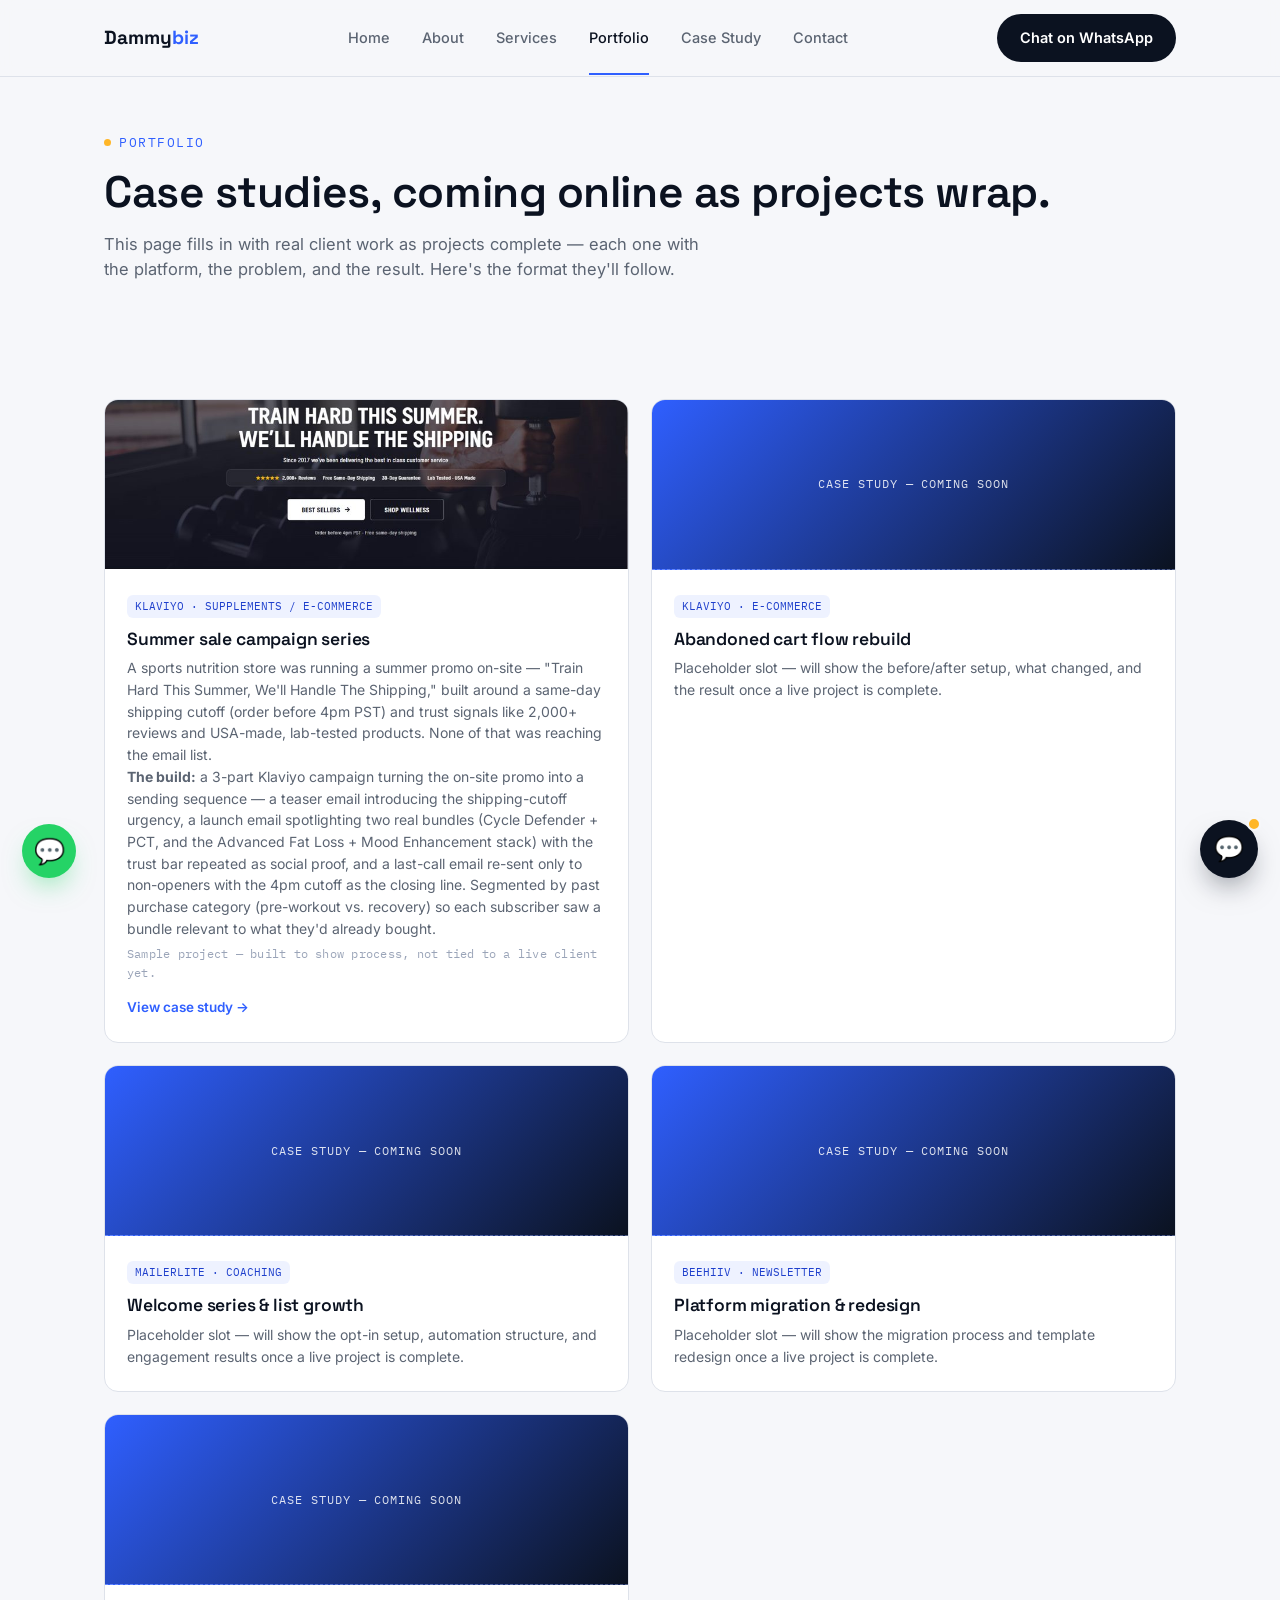
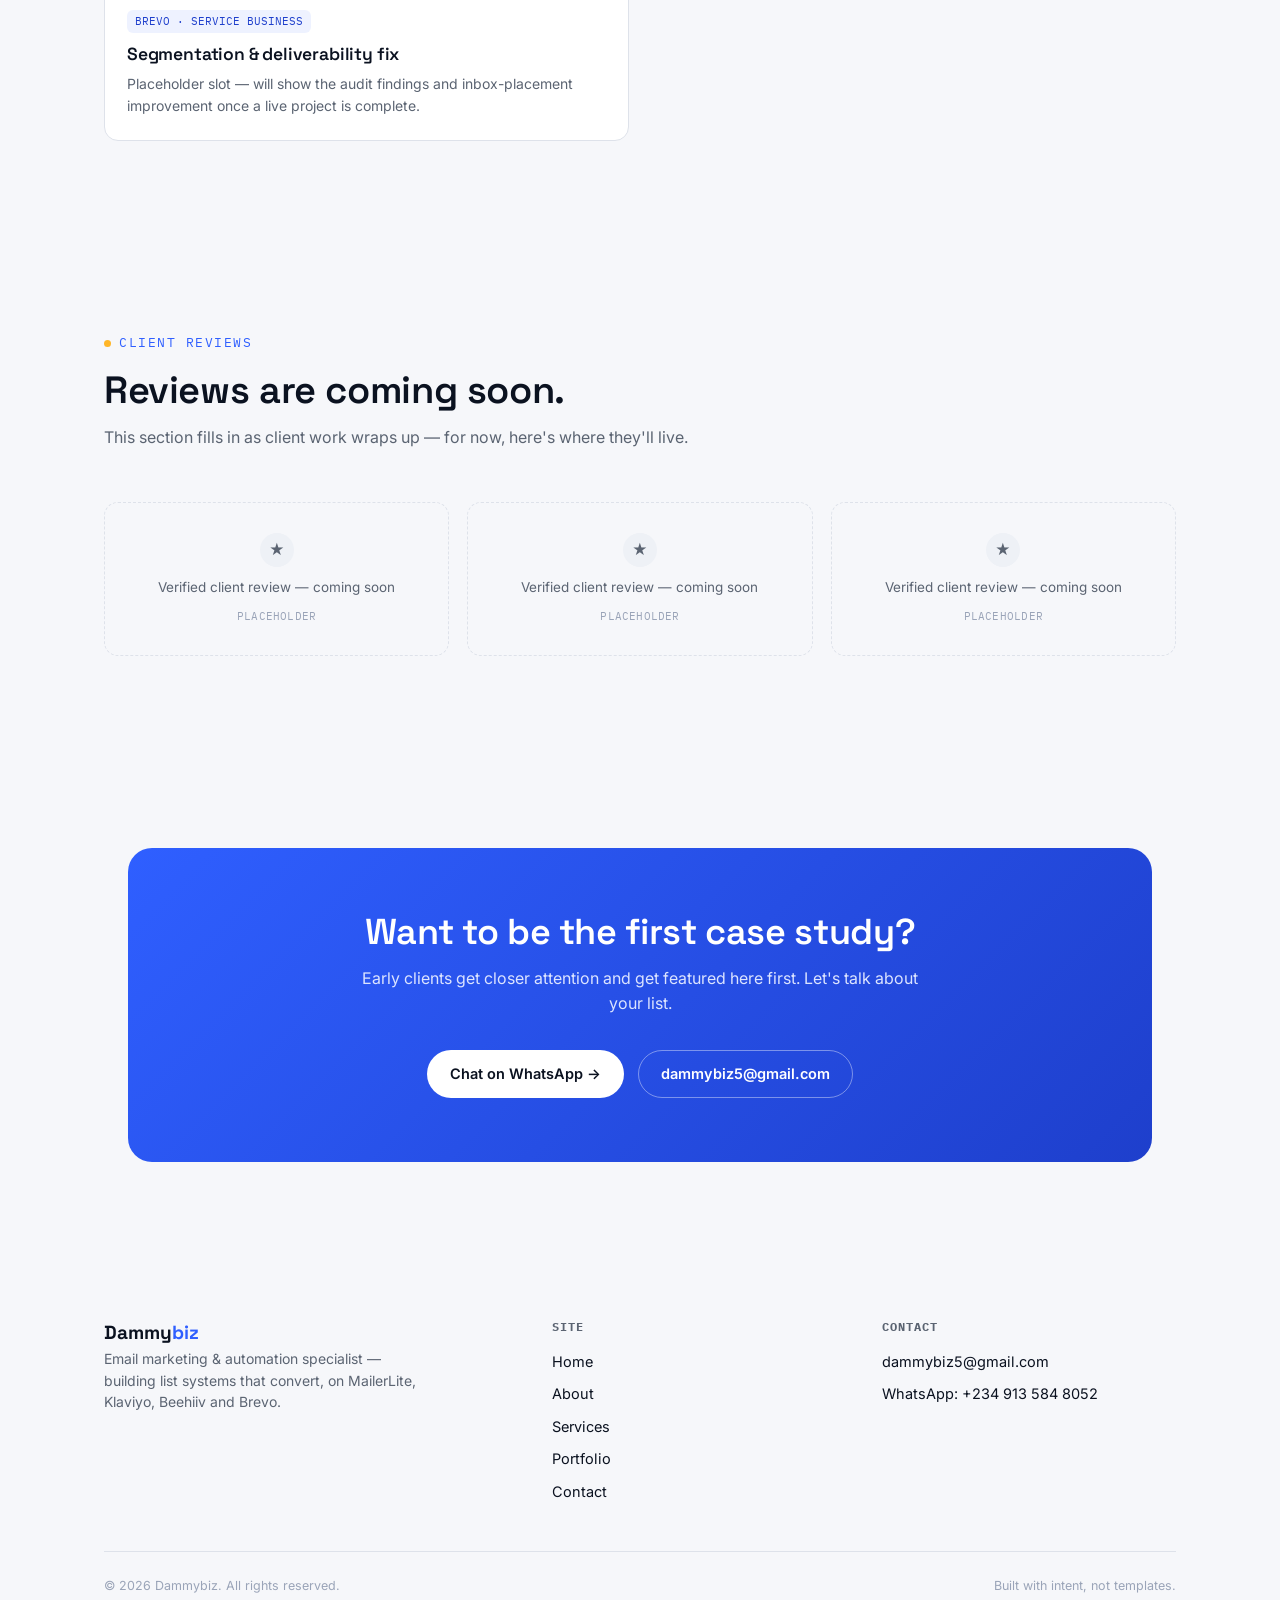
<file: portfolio.html>
<!DOCTYPE html>
<html lang="en">
<head>
<meta charset="UTF-8">
<meta name="viewport" content="width=device-width, initial-scale=1.0">
<title>Portfolio — Dammybiz</title>
<meta name="description" content="Case studies and client work from Dammybiz — email marketing and automation on MailerLite, Klaviyo, Beehiiv and Brevo.">
<link rel="preconnect" href="https://fonts.googleapis.com">
<link rel="preconnect" href="https://fonts.gstatic.com" crossorigin>
<link href="https://fonts.googleapis.com/css2?family=Space+Grotesk:wght@400;500;600;700&family=Inter:wght@400;500;600;700&family=IBM+Plex+Mono:wght@400;500&display=swap" rel="stylesheet">
<link rel="stylesheet" href="styles.css">
</head>
<body>

<header>
  <nav class="wrap">
    <a href="index.html" class="logo">Dammy<span>biz</span></a>
    <div class="nav-links">
      <a href="index.html">Home</a>
      <a href="about.html">About</a>
      <a href="services.html">Services</a>
      <a href="portfolio.html" class="active">Portfolio</a>
      <a href="case-study-summer-campaign.html">Case Study</a>
      <a href="contact.html">Contact</a>
    </div>
    <a href="https://wa.me/2349135848052" class="btn btn-primary nav-cta">Chat on WhatsApp</a>
  </nav>
</header>

<section class="page-hero">
  <div class="wrap">
    <div class="eyebrow">Portfolio</div>
    <h1>Case studies, coming online as projects wrap.</h1>
    <p>This page fills in with real client work as projects complete — each one with the platform, the problem, and the result. Here's the format they'll follow.</p>
  </div>
</section>

<section id="portfolio">
  <div class="wrap">
    <div class="portfolio-grid">
      <div class="portfolio-card">
        <div class="portfolio-thumb" style="background:none;padding:0;"><img src="[data-uri]" alt="Prime Sports Nutrition summer campaign reference" style="width:100%;height:100%;object-fit:cover;"></div>
        <div class="portfolio-body">
          <span class="tag">KLAVIYO · SUPPLEMENTS / E-COMMERCE</span>
          <h3>Summer sale campaign series</h3>
          <p>A sports nutrition store was running a summer promo on-site — "Train Hard This Summer, We'll Handle The Shipping," built around a same-day shipping cutoff (order before 4pm PST) and trust signals like 2,000+ reviews and USA-made, lab-tested products. None of that was reaching the email list.</p>
          <p><strong>The build:</strong> a 3-part Klaviyo campaign turning the on-site promo into a sending sequence — a teaser email introducing the shipping-cutoff urgency, a launch email spotlighting two real bundles (Cycle Defender + PCT, and the Advanced Fat Loss + Mood Enhancement stack) with the trust bar repeated as social proof, and a last-call email re-sent only to non-openers with the 4pm cutoff as the closing line. Segmented by past purchase category (pre-workout vs. recovery) so each subscriber saw a bundle relevant to what they'd already bought.</p>
          <p class="mono" style="font-size:12px;color:#9AA4B8;margin-top:6px;">Sample project — built to show process, not tied to a live client yet.</p>
          <a href="case-study-summer-campaign.html" style="display:inline-flex;align-items:center;gap:6px;margin-top:14px;font-size:13.5px;font-weight:600;color:var(--indigo);">View case study →</a>
        </div>
      </div>
      <div class="portfolio-card">
        <div class="portfolio-thumb">Case study — coming soon</div>
        <div class="portfolio-body">
          <span class="tag">KLAVIYO · E-COMMERCE</span>
          <h3>Abandoned cart flow rebuild</h3>
          <p>Placeholder slot — will show the before/after setup, what changed, and the result once a live project is complete.</p>
        </div>
      </div>
      <div class="portfolio-card">
        <div class="portfolio-thumb">Case study — coming soon</div>
        <div class="portfolio-body">
          <span class="tag">MAILERLITE · COACHING</span>
          <h3>Welcome series &amp; list growth</h3>
          <p>Placeholder slot — will show the opt-in setup, automation structure, and engagement results once a live project is complete.</p>
        </div>
      </div>
      <div class="portfolio-card">
        <div class="portfolio-thumb">Case study — coming soon</div>
        <div class="portfolio-body">
          <span class="tag">BEEHIIV · NEWSLETTER</span>
          <h3>Platform migration &amp; redesign</h3>
          <p>Placeholder slot — will show the migration process and template redesign once a live project is complete.</p>
        </div>
      </div>
      <div class="portfolio-card">
        <div class="portfolio-thumb">Case study — coming soon</div>
        <div class="portfolio-body">
          <span class="tag">BREVO · SERVICE BUSINESS</span>
          <h3>Segmentation &amp; deliverability fix</h3>
          <p>Placeholder slot — will show the audit findings and inbox-placement improvement once a live project is complete.</p>
        </div>
      </div>
    </div>
  </div>
</section>

<section id="testimonials">
  <div class="wrap">
    <div class="section-head">
      <div class="eyebrow">Client reviews</div>
      <h2>Reviews are coming soon.</h2>
      <p>This section fills in as client work wraps up — for now, here's where they'll live.</p>
    </div>
    <div class="testimonial-grid">
      <div class="testimonial-card">
        <div class="icon">★</div>
        <p>Verified client review — coming soon</p>
        <span class="mono">PLACEHOLDER</span>
      </div>
      <div class="testimonial-card">
        <div class="icon">★</div>
        <p>Verified client review — coming soon</p>
        <span class="mono">PLACEHOLDER</span>
      </div>
      <div class="testimonial-card">
        <div class="icon">★</div>
        <p>Verified client review — coming soon</p>
        <span class="mono">PLACEHOLDER</span>
      </div>
    </div>
  </div>
</section>

<section id="contact-teaser">
  <div class="wrap">
    <div class="booking">
      <div class="booking-inner">
        <h2>Want to be the first case study?</h2>
        <p>Early clients get closer attention and get featured here first. Let's talk about your list.</p>
        <div class="booking-ctas">
          <a href="https://wa.me/2349135848052" class="btn btn-primary">Chat on WhatsApp →</a>
          <a href="mailto:dammybiz5@gmail.com" class="btn btn-ghost">dammybiz5@gmail.com</a>
        </div>
      </div>
    </div>
  </div>
</section>

<footer>
  <div class="wrap">
    <div class="footer-grid">
      <div>
        <a href="index.html" class="logo">Dammy<span>biz</span></a>
        <p>Email marketing &amp; automation specialist — building list systems that convert, on MailerLite, Klaviyo, Beehiiv and Brevo.</p>
      </div>
      <div>
        <h4>Site</h4>
        <ul>
          <li><a href="index.html">Home</a></li>
          <li><a href="about.html">About</a></li>
          <li><a href="services.html">Services</a></li>
          <li><a href="portfolio.html">Portfolio</a></li>
          <li><a href="contact.html">Contact</a></li>
        </ul>
      </div>
      <div>
        <h4>Contact</h4>
        <ul>
          <li><a href="mailto:dammybiz5@gmail.com">dammybiz5@gmail.com</a></li>
          <li><a href="https://wa.me/2349135848052">WhatsApp: +234 913 584 8052</a></li>
        </ul>
      </div>
    </div>
    <div class="footer-bottom">
      <span>© 2026 Dammybiz. All rights reserved.</span>
      <span>Built with intent, not templates.</span>
    </div>
  </div>
</footer>

<a href="https://wa.me/2349135848052" class="wa-float" aria-label="Chat on WhatsApp">💬</a>

<button class="chat-toggle" id="chatToggle" aria-label="Open chat">
  💬<span class="badge-ping"></span>
</button>

<div class="chat-panel" id="chatPanel">
  <div class="chat-head">
    <div class="av"><img src="dammy.jpg" alt="Dammy"></div>
    <div class="info">
      <strong>Dammybiz</strong>
      <span>Usually replies within a few hours</span>
    </div>
    <button class="chat-close" id="chatClose" aria-label="Close chat">✕</button>
  </div>
  <div class="chat-body" id="chatBody">
    <div class="msg bot">Hey 👋 I'm Dammy's assistant. Ask me about email marketing services, platforms, pricing or timelines — or hit WhatsApp for a real-time chat with Dammy himself.</div>
  </div>
  <div class="chat-input-row">
    <input type="text" id="chatInput" placeholder="Type a message..." autocomplete="off">
    <button class="chat-send" id="chatSend" aria-label="Send message">➤</button>
  </div>
</div>

<script src="script.js"></script>
</body>
</html>
</file>
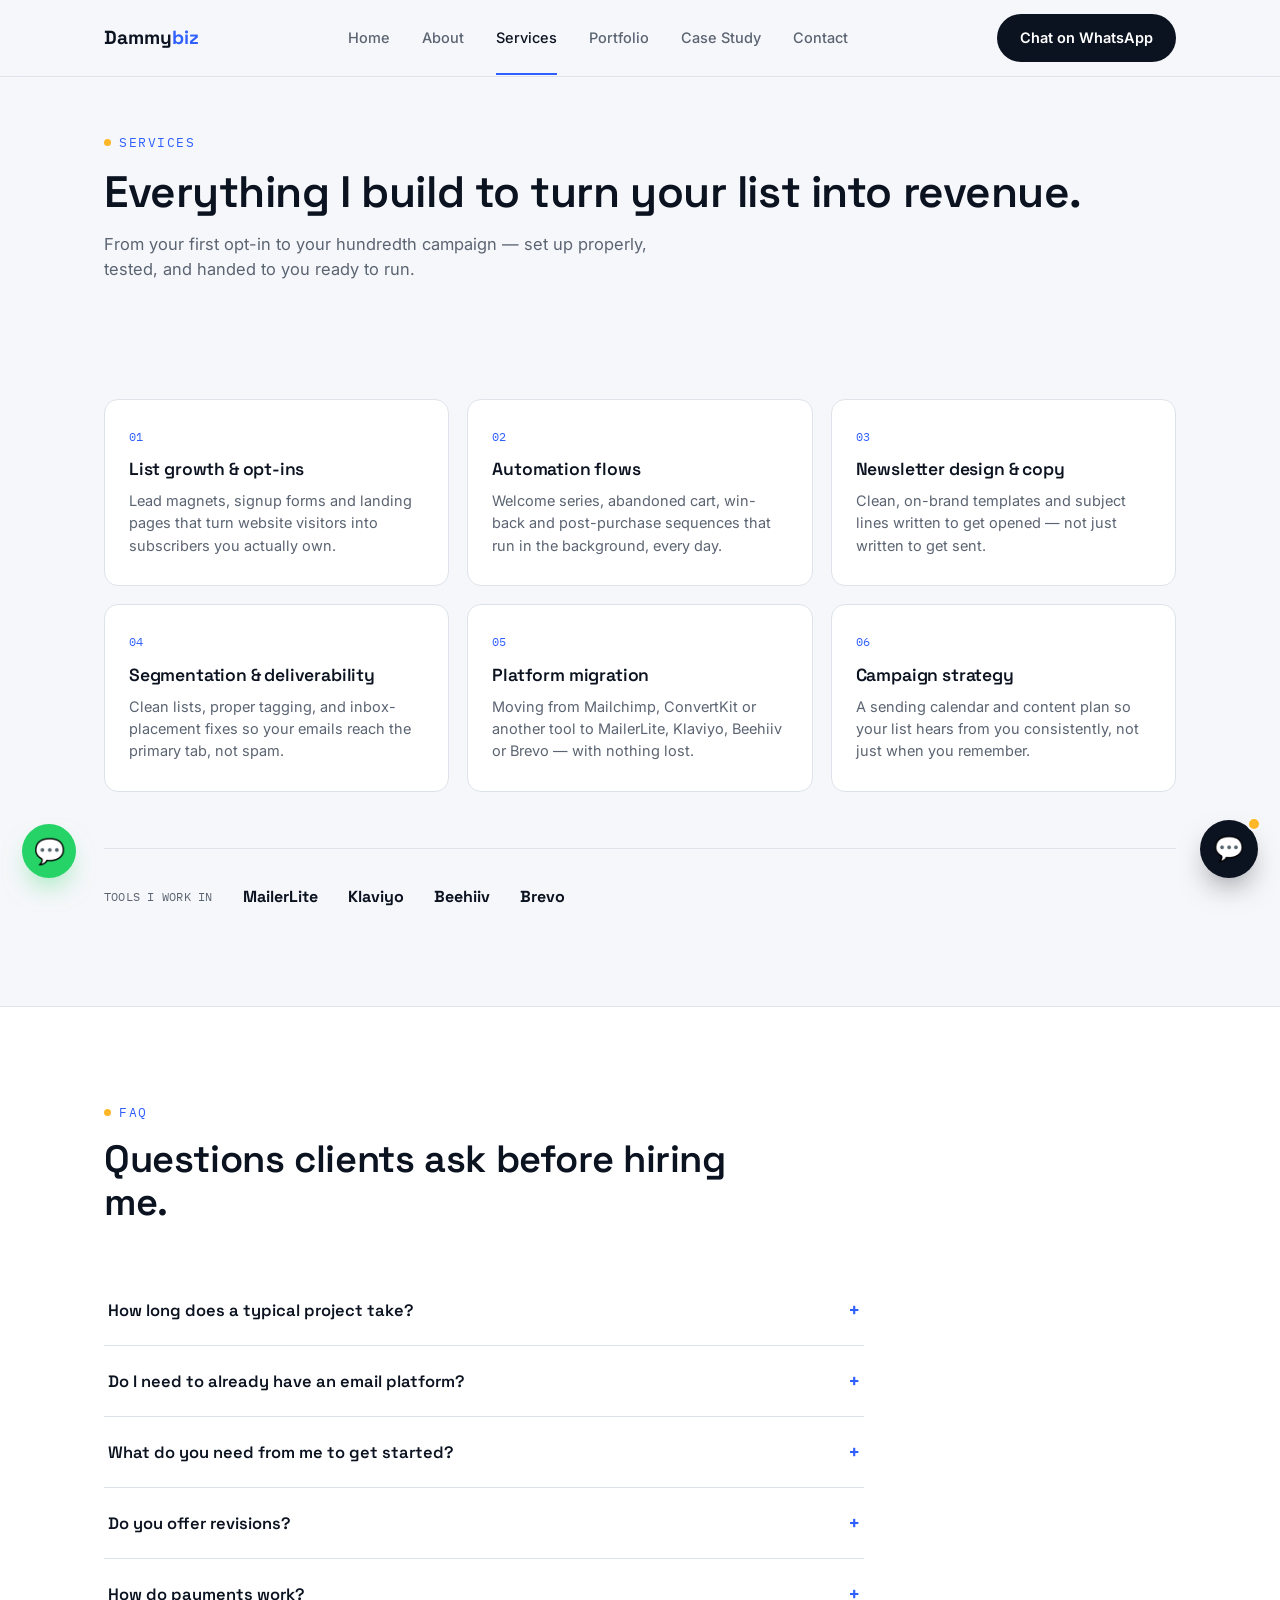
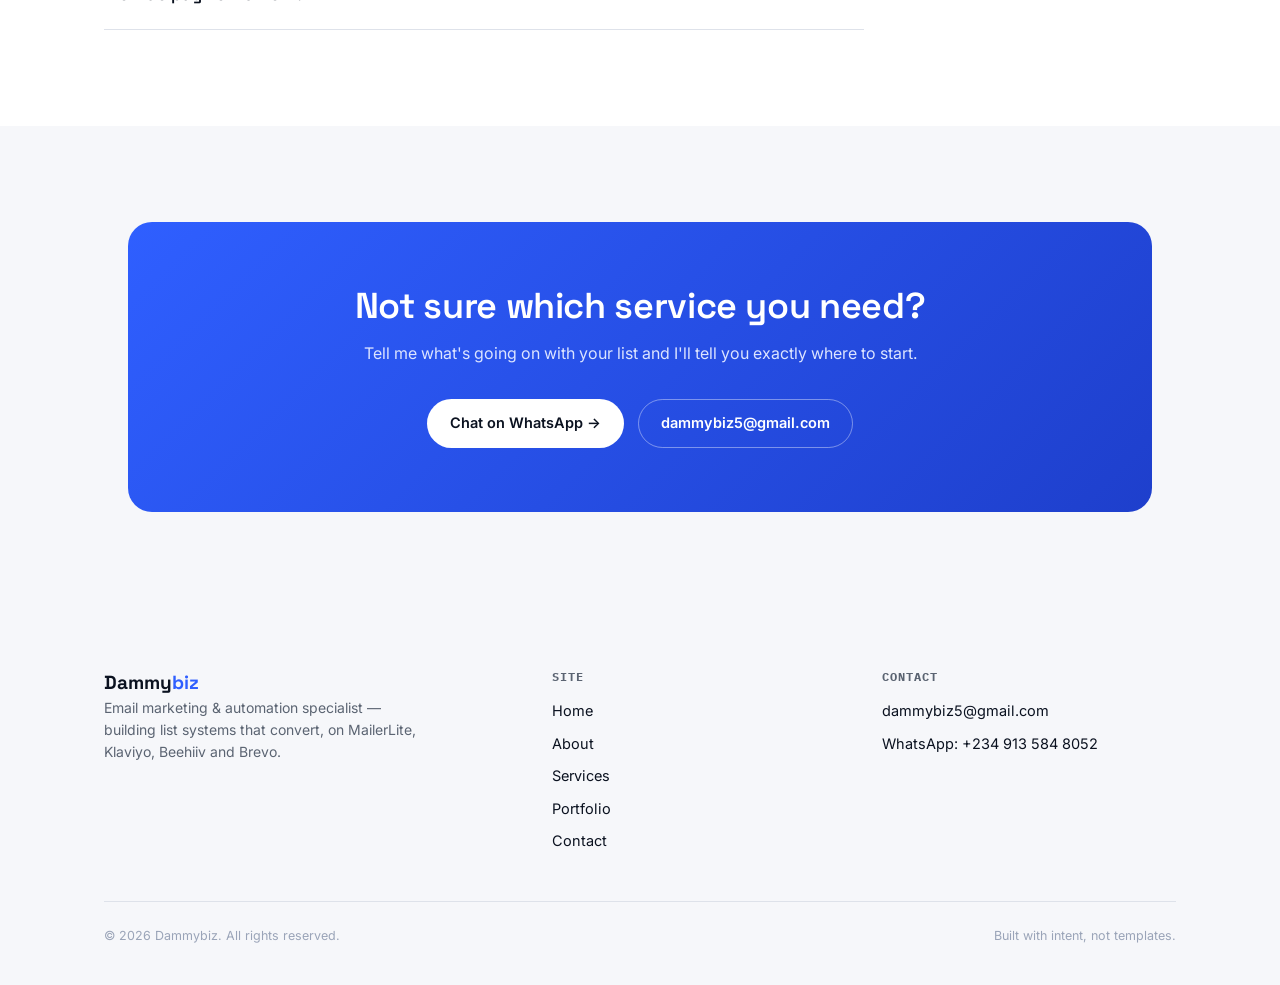
<file: services.html>
<!DOCTYPE html>
<html lang="en">
<head>
<meta charset="UTF-8">
<meta name="viewport" content="width=device-width, initial-scale=1.0">
<title>Services — Dammybiz</title>
<meta name="description" content="Email marketing services: list growth, automation flows, newsletter design, segmentation, platform migration and campaign strategy on MailerLite, Klaviyo, Beehiiv and Brevo.">
<link rel="preconnect" href="https://fonts.googleapis.com">
<link rel="preconnect" href="https://fonts.gstatic.com" crossorigin>
<link href="https://fonts.googleapis.com/css2?family=Space+Grotesk:wght@400;500;600;700&family=Inter:wght@400;500;600;700&family=IBM+Plex+Mono:wght@400;500&display=swap" rel="stylesheet">
<link rel="stylesheet" href="styles.css">
</head>
<body>

<header>
  <nav class="wrap">
    <a href="index.html" class="logo">Dammy<span>biz</span></a>
    <div class="nav-links">
      <a href="index.html">Home</a>
      <a href="about.html">About</a>
      <a href="services.html" class="active">Services</a>
      <a href="portfolio.html">Portfolio</a>
      <a href="case-study-summer-campaign.html">Case Study</a>
      <a href="contact.html">Contact</a>
    </div>
    <a href="https://wa.me/2349135848052" class="btn btn-primary nav-cta">Chat on WhatsApp</a>
  </nav>
</header>

<section class="page-hero">
  <div class="wrap">
    <div class="eyebrow">Services</div>
    <h1>Everything I build to turn your list into revenue.</h1>
    <p>From your first opt-in to your hundredth campaign — set up properly, tested, and handed to you ready to run.</p>
  </div>
</section>

<section id="services">
  <div class="wrap">
    <div class="service-grid">
      <div class="service-card">
        <div class="service-num">01</div>
        <h3>List growth &amp; opt-ins</h3>
        <p>Lead magnets, signup forms and landing pages that turn website visitors into subscribers you actually own.</p>
      </div>
      <div class="service-card">
        <div class="service-num">02</div>
        <h3>Automation flows</h3>
        <p>Welcome series, abandoned cart, win-back and post-purchase sequences that run in the background, every day.</p>
      </div>
      <div class="service-card">
        <div class="service-num">03</div>
        <h3>Newsletter design &amp; copy</h3>
        <p>Clean, on-brand templates and subject lines written to get opened — not just written to get sent.</p>
      </div>
      <div class="service-card">
        <div class="service-num">04</div>
        <h3>Segmentation &amp; deliverability</h3>
        <p>Clean lists, proper tagging, and inbox-placement fixes so your emails reach the primary tab, not spam.</p>
      </div>
      <div class="service-card">
        <div class="service-num">05</div>
        <h3>Platform migration</h3>
        <p>Moving from Mailchimp, ConvertKit or another tool to MailerLite, Klaviyo, Beehiiv or Brevo — with nothing lost.</p>
      </div>
      <div class="service-card">
        <div class="service-num">06</div>
        <h3>Campaign strategy</h3>
        <p>A sending calendar and content plan so your list hears from you consistently, not just when you remember.</p>
      </div>
    </div>

    <div class="platform-strip">
      <span class="mono">Tools I work in</span>
      <strong>MailerLite</strong><strong>Klaviyo</strong><strong>Beehiiv</strong><strong>Brevo</strong>
    </div>
  </div>
</section>

<section class="faq" id="faq">
  <div class="wrap">
    <div class="section-head">
      <div class="eyebrow">FAQ</div>
      <h2>Questions clients ask before hiring me.</h2>
    </div>
    <div class="faq-list">
      <div class="faq-item">
        <button class="faq-q">How long does a typical project take?<span class="plus">+</span></button>
        <div class="faq-a"><p>A single automation flow (like a welcome series) usually takes 3–5 days. A full email system with multiple flows, segmentation and a newsletter template typically takes 1–2 weeks. I'll give you a clear timeline before we start.</p></div>
      </div>
      <div class="faq-item">
        <button class="faq-q">Do I need to already have an email platform?<span class="plus">+</span></button>
        <div class="faq-a"><p>No. I can set you up from scratch on MailerLite, Klaviyo, Beehiiv or Brevo, or work inside the one you already use.</p></div>
      </div>
      <div class="faq-item">
        <button class="faq-q">What do you need from me to get started?<span class="plus">+</span></button>
        <div class="faq-a"><p>Access to your email platform (or a plan to set one up), a short brief on your business and goals, and any brand assets — logo, colors, past emails if you have them.</p></div>
      </div>
      <div class="faq-item">
        <button class="faq-q">Do you offer revisions?<span class="plus">+</span></button>
        <div class="faq-a"><p>Yes. Every project includes revisions until you're happy with it, and I test each flow before handover.</p></div>
      </div>
      <div class="faq-item">
        <button class="faq-q">How do payments work?<span class="plus">+</span></button>
        <div class="faq-a"><p>For platform work I typically use Upwork or Fiverr, which cover payment protection for both sides. For direct projects, I can arrange terms over WhatsApp or email.</p></div>
      </div>
    </div>
  </div>
</section>

<section id="contact-teaser">
  <div class="wrap">
    <div class="booking">
      <div class="booking-inner">
        <h2>Not sure which service you need?</h2>
        <p>Tell me what's going on with your list and I'll tell you exactly where to start.</p>
        <div class="booking-ctas">
          <a href="https://wa.me/2349135848052" class="btn btn-primary">Chat on WhatsApp →</a>
          <a href="mailto:dammybiz5@gmail.com" class="btn btn-ghost">dammybiz5@gmail.com</a>
        </div>
      </div>
    </div>
  </div>
</section>

<footer>
  <div class="wrap">
    <div class="footer-grid">
      <div>
        <a href="index.html" class="logo">Dammy<span>biz</span></a>
        <p>Email marketing &amp; automation specialist — building list systems that convert, on MailerLite, Klaviyo, Beehiiv and Brevo.</p>
      </div>
      <div>
        <h4>Site</h4>
        <ul>
          <li><a href="index.html">Home</a></li>
          <li><a href="about.html">About</a></li>
          <li><a href="services.html">Services</a></li>
          <li><a href="portfolio.html">Portfolio</a></li>
          <li><a href="contact.html">Contact</a></li>
        </ul>
      </div>
      <div>
        <h4>Contact</h4>
        <ul>
          <li><a href="mailto:dammybiz5@gmail.com">dammybiz5@gmail.com</a></li>
          <li><a href="https://wa.me/2349135848052">WhatsApp: +234 913 584 8052</a></li>
        </ul>
      </div>
    </div>
    <div class="footer-bottom">
      <span>© 2026 Dammybiz. All rights reserved.</span>
      <span>Built with intent, not templates.</span>
    </div>
  </div>
</footer>

<a href="https://wa.me/2349135848052" class="wa-float" aria-label="Chat on WhatsApp">💬</a>

<button class="chat-toggle" id="chatToggle" aria-label="Open chat">
  💬<span class="badge-ping"></span>
</button>

<div class="chat-panel" id="chatPanel">
  <div class="chat-head">
    <div class="av"><img src="dammy.jpg" alt="Dammy"></div>
    <div class="info">
      <strong>Dammybiz</strong>
      <span>Usually replies within a few hours</span>
    </div>
    <button class="chat-close" id="chatClose" aria-label="Close chat">✕</button>
  </div>
  <div class="chat-body" id="chatBody">
    <div class="msg bot">Hey 👋 I'm Dammy's assistant. Ask me about email marketing services, platforms, pricing or timelines — or hit WhatsApp for a real-time chat with Dammy himself.</div>
  </div>
  <div class="chat-input-row">
    <input type="text" id="chatInput" placeholder="Type a message..." autocomplete="off">
    <button class="chat-send" id="chatSend" aria-label="Send message">➤</button>
  </div>
</div>

<script src="script.js"></script>
</body>
</html>
</file>
<file: styles.css>
:root{
    --ink:#0B1220;
    --paper:#F6F7FA;
    --paper-2:#EEF1F6;
    --indigo:#2F5FFF;
    --indigo-dark:#1E3FCC;
    --amber:#FFB627;
    --slate:#5B6472;
    --line:#DEE2EA;
    --white:#FFFFFF;
    --radius:14px;
  }
  *{box-sizing:border-box;margin:0;padding:0;}
  html{scroll-behavior:smooth;}
  body{
    background:var(--paper);
    color:var(--ink);
    font-family:'Inter',sans-serif;
    line-height:1.55;
    -webkit-font-smoothing:antialiased;
  }
  h1,h2,h3{
    font-family:'Space Grotesk',sans-serif;
    font-weight:600;
    letter-spacing:-0.01em;
    line-height:1.12;
  }
  .mono{
    font-family:'IBM Plex Mono',monospace;
    letter-spacing:0.02em;
  }
  a{color:inherit;text-decoration:none;}
  img{max-width:100%;display:block;}
  .wrap{max-width:1120px;margin:0 auto;padding:0 24px;}
  .eyebrow{
    font-family:'IBM Plex Mono',monospace;
    font-size:12.5px;
    text-transform:uppercase;
    letter-spacing:0.12em;
    color:var(--indigo);
    display:flex;
    align-items:center;
    gap:8px;
    margin-bottom:16px;
  }
  .eyebrow::before{content:"";width:7px;height:7px;border-radius:50%;background:var(--amber);flex:none;}

  /* NAV */
  header{
    position:sticky;top:0;z-index:50;
    background:rgba(246,247,250,0.86);
    backdrop-filter:blur(10px);
    border-bottom:1px solid var(--line);
  }
  nav.wrap{
    display:flex;align-items:center;justify-content:space-between;
    height:76px;
  }
  .logo{
    font-family:'Space Grotesk',sans-serif;
    font-weight:700;font-size:19px;
  }
  .logo span{color:var(--indigo);}
  .nav-links{display:flex;gap:32px;font-size:14.5px;font-weight:500;color:var(--slate);}
  .nav-links a:hover{color:var(--ink);}
  .btn{
    display:inline-flex;align-items:center;gap:8px;
    padding:12px 22px;
    border-radius:999px;
    font-weight:600;font-size:14.5px;
    cursor:pointer;border:1px solid transparent;
    transition:transform .15s ease, box-shadow .15s ease, background .15s ease;
    white-space:nowrap;
  }
  .btn-primary{background:var(--ink);color:var(--white);}
  .btn-primary:hover{background:var(--indigo-dark);transform:translateY(-1px);}
  .btn-ghost{background:transparent;color:var(--ink);border-color:var(--line);}
  .btn-ghost:hover{border-color:var(--ink);}
  .nav-cta{display:none;}
  @media(min-width:860px){.nav-cta{display:inline-flex;}}
  .nav-links{display:none;}
  @media(min-width:860px){.nav-links{display:flex;}}

  /* HERO */
  .hero{padding:72px 0 100px;position:relative;overflow:hidden;}
  .hero::before{
    content:"";position:absolute;top:-160px;right:-160px;width:520px;height:520px;
    background:radial-gradient(circle, rgba(47,95,255,0.10), transparent 70%);
    pointer-events:none;
  }
  .hero-grid{display:grid;grid-template-columns:1fr;gap:56px;align-items:center;}
  @media(min-width:940px){.hero-grid{grid-template-columns:1.05fr 0.95fr;}}
  .hero h1{font-size:clamp(34px,5vw,54px);margin-bottom:22px;}
  .hero h1 em{
    font-style:normal;color:var(--indigo);
    position:relative;
  }
  .hero p.lead{font-size:18px;color:var(--slate);max-width:520px;margin-bottom:34px;}
  .hero-ctas{display:flex;flex-wrap:wrap;gap:14px;margin-bottom:44px;}
  .trust-row{display:flex;flex-wrap:wrap;gap:28px;}
  .trust-item{display:flex;flex-direction:column;gap:2px;}
  .trust-item .mono{font-size:12px;color:var(--slate);text-transform:uppercase;}
  .trust-item strong{font-family:'Space Grotesk',sans-serif;font-size:15px;}

  /* hero visual: inbox mockup */
  .inbox-card{
    background:var(--white);
    border:1px solid var(--line);
    border-radius:20px;
    padding:22px;
    box-shadow:0 24px 60px -20px rgba(11,18,32,0.18);
    position:relative;
  }
  .inbox-head{display:flex;align-items:center;justify-content:space-between;margin-bottom:16px;}
  .inbox-head .dots{display:flex;gap:6px;}
  .inbox-head .dots span{width:9px;height:9px;border-radius:50%;background:var(--line);}
  .inbox-head .mono{font-size:12px;color:var(--slate);}
  .mail-row{
    display:flex;gap:14px;align-items:flex-start;
    padding:14px 12px;border-radius:12px;
    border:1px solid transparent;
  }
  .mail-row + .mail-row{border-top:1px solid var(--paper-2);}
  .mail-row.active{background:var(--paper-2);border-color:var(--line);}
  .mail-avatar{
    width:36px;height:36px;border-radius:9px;flex:none;
    background:var(--indigo);color:#fff;
    display:flex;align-items:center;justify-content:center;
    font-family:'Space Grotesk',sans-serif;font-weight:700;font-size:14px;
  }
  .mail-body{flex:1;min-width:0;}
  .mail-top{display:flex;justify-content:space-between;gap:8px;}
  .mail-sender{font-weight:600;font-size:13.5px;}
  .mail-time{font-size:11.5px;color:var(--slate);flex:none;}
  .mail-subject{font-size:13.5px;margin-top:2px;color:var(--ink);}
  .mail-preview{font-size:12.5px;color:var(--slate);margin-top:2px;white-space:nowrap;overflow:hidden;text-overflow:ellipsis;}
  .pill{
    display:inline-flex;align-items:center;gap:6px;
    font-family:'IBM Plex Mono',monospace;font-size:11px;
    padding:4px 9px;border-radius:999px;margin-top:10px;
    background:rgba(47,95,255,0.10);color:var(--indigo-dark);
  }
  .pill.gold{background:rgba(255,182,39,0.18);color:#8A5B00;}
  .headshot-tag{
    position:absolute;bottom:-18px;left:24px;
    display:flex;align-items:center;gap:10px;
    background:var(--ink);color:#fff;padding:8px 14px 8px 8px;
    border-radius:999px;box-shadow:0 14px 30px -12px rgba(11,18,32,0.5);
  }
  .headshot-tag img{width:34px;height:34px;border-radius:50%;object-fit:cover;object-position:top;}
  .headshot-tag .txt{font-size:12.5px;line-height:1.2;}
  .headshot-tag .txt strong{display:block;font-size:13px;}

  /* HERO PHOTO */
  .hero-visual{position:relative;padding:0 10px 40px;}
  .photo-frame{
    border-radius:24px;overflow:hidden;
    aspect-ratio:4/5;
    background:linear-gradient(160deg, var(--indigo) 0%, var(--ink) 100%);
    box-shadow:0 30px 70px -24px rgba(11,18,32,0.35);
  }
  .photo-frame img{width:100%;height:100%;object-fit:cover;object-position:top center;}
  .float-badge{
    position:absolute;top:22px;right:-6px;
    background:#fff;border:1px solid var(--line);
    padding:9px 16px;border-radius:999px;
    font-family:'IBM Plex Mono',monospace;font-size:12px;font-weight:500;
    display:flex;align-items:center;gap:8px;
    box-shadow:0 14px 30px -14px rgba(11,18,32,0.3);
  }
  .dot-live{width:8px;height:8px;border-radius:50%;background:#22C55E;flex:none;box-shadow:0 0 0 4px rgba(34,197,94,0.18);}
  .float-card.mini-inbox{
    position:absolute;left:-18px;bottom:14px;width:min(280px,72%);
    background:#fff;border:1px solid var(--line);border-radius:16px;
    padding:12px;box-shadow:0 24px 50px -20px rgba(11,18,32,0.28);
  }
  @media(max-width:520px){
    .float-card.mini-inbox{left:8px;right:8px;width:auto;}
    .float-badge{right:8px;}
  }

  section{padding:96px 0;}
  .section-head{max-width:640px;margin-bottom:52px;}
  .section-head h2{font-size:clamp(26px,3.4vw,38px);}
  .section-head p{color:var(--slate);font-size:16px;margin-top:14px;}

  /* ABOUT / PHOTO */
  .about{background:var(--white);border-top:1px solid var(--line);}
  .about-grid{display:grid;grid-template-columns:1fr;gap:44px;align-items:center;}
  @media(min-width:900px){.about-grid{grid-template-columns:0.8fr 1.2fr;}}
  .about-photo{position:relative;max-width:360px;}
  .about-photo img{
    width:100%;aspect-ratio:4/5;object-fit:cover;object-position:top;
    border-radius:20px;border:1px solid var(--line);
    box-shadow:0 30px 70px -30px rgba(11,18,32,0.35);
  }
  .about-photo .badge{
    position:absolute;bottom:-16px;right:-16px;
    background:var(--ink);color:#fff;padding:10px 16px;border-radius:14px;
    font-family:'IBM Plex Mono',monospace;font-size:12px;
    box-shadow:0 14px 30px -12px rgba(11,18,32,0.5);
  }
  .about-copy h2{font-size:clamp(24px,3.2vw,32px);margin-bottom:16px;}
  .about-copy p{color:var(--slate);font-size:15.5px;margin-bottom:14px;max-width:520px;}
  .about-copy .sign{font-family:'Space Grotesk',sans-serif;font-weight:600;margin-top:18px;}

  .nav-links a.active{color:var(--ink);position:relative;}
  .nav-links a.active::after{content:"";position:absolute;left:0;right:0;bottom:-26px;height:2px;background:var(--indigo);}

  /* PORTFOLIO */
  .page-hero{padding:56px 0 20px;}
  .page-hero h1{font-size:clamp(30px,4.4vw,44px);margin-bottom:14px;}
  .page-hero p{color:var(--slate);font-size:16.5px;max-width:600px;}
  .portfolio-grid{display:grid;grid-template-columns:1fr;gap:22px;}
  @media(min-width:720px){.portfolio-grid{grid-template-columns:repeat(2,1fr);}}
  .portfolio-card{
    border:1px solid var(--line);border-radius:var(--radius);overflow:hidden;background:var(--white);
  }
  .portfolio-thumb{
    height:170px;display:flex;align-items:center;justify-content:center;
    background:linear-gradient(135deg,#2F5FFF,#0B1220);color:rgba(255,255,255,0.85);
    font-family:'IBM Plex Mono',monospace;font-size:12px;letter-spacing:0.08em;text-transform:uppercase;
    border-bottom:1px dashed rgba(255,255,255,0.25);
  }
  .portfolio-body{padding:22px 22px 24px;}
  .portfolio-body .tag{
    font-family:'IBM Plex Mono',monospace;font-size:11px;color:var(--indigo-dark);
    background:rgba(47,95,255,0.08);display:inline-block;padding:3px 8px;border-radius:6px;margin-bottom:12px;
  }
  .portfolio-body h3{font-size:17.5px;margin-bottom:8px;}
  .portfolio-body p{color:var(--slate);font-size:14px;}

  /* PROBLEM */
  .problem{background:var(--white);border-top:1px solid var(--line);border-bottom:1px solid var(--line);}
  .problem-grid{display:grid;grid-template-columns:1fr;gap:20px;}
  @media(min-width:760px){.problem-grid{grid-template-columns:repeat(3,1fr);}}
  .problem-card{
    background:var(--paper);border:1px solid var(--line);border-radius:var(--radius);
    padding:28px 24px;
  }
  .problem-card .tag{
    font-family:'IBM Plex Mono',monospace;font-size:11px;color:#B4300F;
    background:rgba(180,48,15,0.08);display:inline-block;padding:3px 8px;border-radius:6px;margin-bottom:16px;
  }
  .problem-card h3{font-size:18px;margin-bottom:10px;}
  .problem-card p{color:var(--slate);font-size:14.5px;}

  /* SERVICES */
  .service-grid{display:grid;grid-template-columns:1fr;gap:18px;}
  @media(min-width:700px){.service-grid{grid-template-columns:repeat(2,1fr);}}
  @media(min-width:1020px){.service-grid{grid-template-columns:repeat(3,1fr);}}
  .service-card{
    background:var(--white);border:1px solid var(--line);border-radius:var(--radius);
    padding:28px 24px;transition:transform .18s ease, box-shadow .18s ease, border-color .18s ease;
  }
  .service-card:hover{transform:translateY(-3px);box-shadow:0 20px 40px -24px rgba(11,18,32,0.25);border-color:#c9cfdb;}
  .service-num{font-family:'IBM Plex Mono',monospace;font-size:12px;color:var(--indigo);margin-bottom:14px;}
  .service-card h3{font-size:17.5px;margin-bottom:10px;}
  .service-card p{color:var(--slate);font-size:14.5px;}
  .platform-strip{
    margin-top:56px;padding-top:36px;border-top:1px solid var(--line);
    display:flex;flex-wrap:wrap;align-items:center;gap:14px 30px;
  }
  .platform-strip .mono{font-size:12px;color:var(--slate);text-transform:uppercase;}
  .platform-strip strong{font-family:'Space Grotesk',sans-serif;font-size:16px;}

  /* WHY */
  .why{background:var(--ink);color:#fff;}
  .why .section-head p{color:#9AA4B8;}
  .why-grid{display:grid;grid-template-columns:1fr;gap:44px;align-items:center;}
  @media(min-width:900px){.why-grid{grid-template-columns:1fr 1fr;}}
  .why-list{display:flex;flex-direction:column;gap:20px;}
  .why-item{display:flex;gap:14px;align-items:flex-start;}
  .why-item .check{
    width:22px;height:22px;border-radius:50%;background:var(--indigo);flex:none;
    display:flex;align-items:center;justify-content:center;font-size:12px;margin-top:2px;
  }
  .why-item p{color:#C7CEDC;font-size:15px;}
  .why-item strong{display:block;color:#fff;font-size:15.5px;margin-bottom:2px;}
  .why-quote{
    background:#131C2E;border:1px solid #263049;border-radius:var(--radius);padding:30px;
  }
  .why-quote p{font-size:16px;color:#DCE1EC;font-style:italic;}
  .why-quote .who{margin-top:18px;font-size:13px;color:#8891A4;font-style:normal;}

  /* TESTIMONIALS PLACEHOLDER */
  .testimonial-grid{display:grid;grid-template-columns:1fr;gap:18px;}
  @media(min-width:760px){.testimonial-grid{grid-template-columns:repeat(3,1fr);}}
  .testimonial-card{
    border:1.5px dashed var(--line);border-radius:var(--radius);
    padding:30px 24px;text-align:center;color:var(--slate);
    display:flex;flex-direction:column;align-items:center;gap:10px;
  }
  .testimonial-card .icon{width:34px;height:34px;border-radius:50%;background:var(--paper-2);display:flex;align-items:center;justify-content:center;font-size:15px;}
  .testimonial-card p{font-size:13.5px;}
  .testimonial-card .mono{font-size:11px;color:#9AA4B8;}

  /* FAQ */
  .faq{background:var(--white);border-top:1px solid var(--line);}
  .faq-list{max-width:760px;}
  .faq-item{border-bottom:1px solid var(--line);}
  .faq-q{
    width:100%;text-align:left;background:none;border:none;cursor:pointer;
    padding:22px 4px;display:flex;justify-content:space-between;align-items:center;gap:16px;
    font-family:'Space Grotesk',sans-serif;font-size:16.5px;font-weight:600;color:var(--ink);
  }
  .faq-q .plus{font-size:20px;color:var(--indigo);transition:transform .2s ease;flex:none;}
  .faq-item.open .plus{transform:rotate(45deg);}
  .faq-a{max-height:0;overflow:hidden;transition:max-height .25s ease;}
  .faq-a p{padding:0 4px 22px;color:var(--slate);font-size:14.5px;max-width:640px;}

  /* BOOKING */
  .booking{
    background:linear-gradient(135deg, var(--indigo) 0%, var(--indigo-dark) 100%);
    color:#fff;border-radius:24px;margin:0 24px;
  }
  .booking-inner{max-width:1120px;margin:0 auto;padding:64px 40px;text-align:center;}
  .booking h2{font-size:clamp(26px,3.6vw,36px);margin-bottom:14px;}
  .booking p{color:#DCE4FF;font-size:16px;max-width:560px;margin:0 auto 34px;}
  .booking .btn-primary{background:#fff;color:var(--ink);}
  .booking .btn-primary:hover{background:var(--amber);color:var(--ink);}
  .booking .btn-ghost{border-color:rgba(255,255,255,0.4);color:#fff;}
  .booking .btn-ghost:hover{border-color:#fff;background:rgba(255,255,255,0.08);}
  .booking-ctas{display:flex;flex-wrap:wrap;gap:14px;justify-content:center;}

  footer{padding:60px 0 40px;}
  .footer-grid{display:grid;grid-template-columns:1fr;gap:36px;}
  @media(min-width:760px){.footer-grid{grid-template-columns:1.4fr 1fr 1fr;}}
  footer .logo{margin-bottom:12px;}
  footer p{color:var(--slate);font-size:14px;max-width:320px;}
  footer h4{font-family:'IBM Plex Mono',monospace;font-size:12px;text-transform:uppercase;letter-spacing:0.08em;color:var(--slate);margin-bottom:14px;}
  footer ul{list-style:none;display:flex;flex-direction:column;gap:10px;font-size:14.5px;}
  footer ul a:hover{color:var(--indigo);}
  .footer-bottom{border-top:1px solid var(--line);margin-top:48px;padding-top:24px;font-size:12.5px;color:#9AA4B8;display:flex;flex-wrap:wrap;justify-content:space-between;gap:10px;}

  .wa-float{
    position:fixed;bottom:22px;left:22px;z-index:60;
    width:54px;height:54px;border-radius:50%;
    background:#25D366;color:#fff;
    display:flex;align-items:center;justify-content:center;
    box-shadow:0 14px 28px -10px rgba(37,211,102,0.6);
    font-size:25px;
  }

  /* CHATBOT */
  .chat-toggle{
    position:fixed;bottom:22px;right:22px;z-index:60;
    width:58px;height:58px;border-radius:50%;
    background:var(--ink);color:#fff;border:none;cursor:pointer;
    display:flex;align-items:center;justify-content:center;font-size:24px;
    box-shadow:0 14px 30px -10px rgba(11,18,32,0.55);
  }
  .chat-toggle .badge-ping{
    position:absolute;top:-3px;right:-3px;width:14px;height:14px;border-radius:50%;
    background:var(--amber);border:2px solid var(--paper);
  }
  .chat-panel{
    position:fixed;bottom:92px;right:22px;z-index:61;
    width:min(360px,90vw);height:min(500px,70vh);
    background:#fff;border-radius:18px;border:1px solid var(--line);
    box-shadow:0 30px 70px -20px rgba(11,18,32,0.4);
    display:none;flex-direction:column;overflow:hidden;
  }
  .chat-panel.open{display:flex;}
  .chat-head{
    background:var(--ink);color:#fff;padding:16px 18px;
    display:flex;align-items:center;gap:10px;flex:none;
  }
  .chat-head .av{width:32px;height:32px;border-radius:9px;overflow:hidden;flex:none;}
  .chat-head .av img{width:100%;height:100%;object-fit:cover;object-position:top;}
  .chat-head .info strong{display:block;font-size:14px;font-family:'Space Grotesk',sans-serif;}
  .chat-head .info span{font-size:11.5px;color:#9AA4B8;display:flex;align-items:center;gap:5px;}
  .chat-head .info span::before{content:"";width:6px;height:6px;border-radius:50%;background:#22C55E;}
  .chat-close{margin-left:auto;background:none;border:none;color:#9AA4B8;font-size:18px;cursor:pointer;}
  .chat-body{flex:1;overflow-y:auto;padding:16px;display:flex;flex-direction:column;gap:12px;background:var(--paper);}
  .msg{max-width:82%;padding:10px 13px;border-radius:14px;font-size:13.5px;line-height:1.45;}
  .msg.bot{background:#fff;border:1px solid var(--line);align-self:flex-start;border-bottom-left-radius:4px;}
  .msg.user{background:var(--indigo);color:#fff;align-self:flex-end;border-bottom-right-radius:4px;}
  .msg.typing{display:flex;gap:4px;align-items:center;padding:12px 14px;}
  .msg.typing span{width:6px;height:6px;border-radius:50%;background:#B4BCCB;animation:blink 1.2s infinite ease-in-out;}
  .msg.typing span:nth-child(2){animation-delay:.2s;}
  .msg.typing span:nth-child(3){animation-delay:.4s;}
  @keyframes blink{0%,80%,100%{opacity:.3;}40%{opacity:1;}}
  .chat-input-row{display:flex;gap:8px;padding:12px;border-top:1px solid var(--line);flex:none;background:#fff;}
  .chat-input-row input{
    flex:1;border:1px solid var(--line);border-radius:999px;padding:10px 16px;
    font-family:'Inter',sans-serif;font-size:13.5px;outline:none;
  }
  .chat-input-row input:focus{border-color:var(--indigo);}
  .chat-send{
    width:38px;height:38px;border-radius:50%;background:var(--indigo);color:#fff;
    border:none;cursor:pointer;flex:none;font-size:15px;
  }
  .chat-send:disabled{opacity:.5;cursor:default;}

  /* CASE STUDY DETAIL PAGE */
  .back-link{
    display:inline-flex;align-items:center;gap:6px;
    font-size:13.5px;color:var(--slate);font-weight:500;margin-bottom:18px;
  }
  .back-link:hover{color:var(--indigo);}
  .cs-tags{display:flex;flex-wrap:wrap;gap:8px;margin-bottom:18px;}
  .cs-tags .tag{
    font-family:'IBM Plex Mono',monospace;font-size:11px;color:var(--indigo-dark);
    background:rgba(47,95,255,0.08);padding:4px 10px;border-radius:999px;
  }
  .cs-tags .tag.warn{color:#8A5B00;background:rgba(255,182,39,0.16);}
  .sample-banner{
    background:rgba(255,182,39,0.14);border:1px solid rgba(255,182,39,0.4);
    border-radius:12px;padding:14px 18px;font-size:13.5px;color:#6B4A00;
    display:flex;gap:10px;align-items:flex-start;margin:28px 0;
  }
  .sample-banner strong{display:block;margin-bottom:2px;color:#6B4A00;}
  .stat-row{
    display:grid;grid-template-columns:repeat(2,1fr);gap:1px;
    background:var(--line);border:1px solid var(--line);border-radius:16px;overflow:hidden;
    margin:36px 0;
  }
  @media(min-width:700px){.stat-row{grid-template-columns:repeat(4,1fr);}}
  .stat-cell{background:#fff;padding:22px 20px;}
  .stat-cell .mono{font-size:11px;color:var(--slate);text-transform:uppercase;letter-spacing:0.06em;}
  .stat-cell strong{display:block;font-family:'Space Grotesk',sans-serif;font-size:19px;margin-top:6px;}
  .cs-shot{
    border:1px solid var(--line);border-radius:16px;overflow:hidden;margin:20px 0;
    box-shadow:0 24px 60px -30px rgba(11,18,32,0.25);
  }
  .cs-shot img{width:100%;display:block;}
  .cs-shot-cap{
    font-family:'IBM Plex Mono',monospace;font-size:11.5px;color:var(--slate);
    text-align:center;margin-top:10px;margin-bottom:32px;
  }
  .built-grid{display:grid;grid-template-columns:1fr;gap:16px;margin-top:24px;}
  @media(min-width:700px){.built-grid{grid-template-columns:repeat(2,1fr);}}
  .built-item{display:flex;gap:14px;align-items:flex-start;padding:20px;background:#fff;border:1px solid var(--line);border-radius:12px;}
  .built-item .num{
    width:30px;height:30px;border-radius:8px;background:var(--paper-2);color:var(--indigo);
    display:flex;align-items:center;justify-content:center;font-family:'Space Grotesk',sans-serif;
    font-weight:700;font-size:13px;flex:none;
  }
  .built-item strong{display:block;font-size:14.5px;margin-bottom:3px;}
  .built-item p{font-size:13.5px;color:var(--slate);}
  .chip-row{display:flex;flex-wrap:wrap;gap:10px;margin-top:20px;}
  .chip{
    font-size:13px;font-weight:500;padding:8px 16px;border-radius:999px;
    background:#fff;border:1px solid var(--line);color:var(--ink);
  }
  .cs-quote{
    background:var(--ink);color:#fff;border-radius:18px;padding:34px 30px;margin-top:44px;
  }
  .cs-quote p{font-size:16px;font-style:italic;color:#DCE1EC;}
  .cs-quote .who{margin-top:14px;font-size:12.5px;color:#8891A4;font-family:'IBM Plex Mono',monospace;}

  /* CALCULATOR */
  .calc-card{
    background:var(--white);border:1px solid var(--line);border-radius:20px;
    padding:36px;display:grid;grid-template-columns:1fr;gap:28px;
    box-shadow:0 24px 60px -30px rgba(11,18,32,0.15);
  }
  @media(min-width:800px){.calc-card{grid-template-columns:1fr 1fr;align-items:center;}}
  .calc-inputs{display:flex;flex-direction:column;gap:18px;}
  .calc-field label{display:block;font-family:'IBM Plex Mono',monospace;font-size:11.5px;text-transform:uppercase;color:var(--slate);margin-bottom:6px;}
  .calc-field input{
    width:100%;padding:12px 14px;border-radius:10px;border:1px solid var(--line);
    font-family:'Inter',sans-serif;font-size:15px;outline:none;
  }
  .calc-field input:focus{border-color:var(--indigo);}
  .calc-result{
    background:var(--paper-2);border-radius:16px;padding:28px;text-align:center;
  }
  .calc-result .mono{font-size:11.5px;text-transform:uppercase;color:var(--slate);letter-spacing:0.06em;}
  .calc-result strong{
    display:block;font-family:'Space Grotesk',sans-serif;font-size:40px;color:var(--indigo-dark);
    margin:10px 0;
  }
  .calc-result p{font-size:12px;color:var(--slate);max-width:340px;margin:0 auto;}

  /* COMPARISON TABLE */
  .compare-table{
    border:1px solid var(--line);border-radius:16px;overflow:hidden;background:#fff;
  }
  .compare-row{
    display:grid;grid-template-columns:1.1fr 1fr 1fr;gap:12px;
    padding:16px 20px;border-bottom:1px solid var(--line);font-size:13.5px;
  }
  .compare-row:last-child{border-bottom:none;}
  .compare-row.compare-head{
    background:var(--ink);color:#fff;font-family:'Space Grotesk',sans-serif;font-weight:600;font-size:13.5px;
  }
  .compare-row:not(.compare-head) div:first-child{font-weight:600;color:var(--ink);}
  .compare-row:not(.compare-head) div:nth-child(2){color:var(--slate);}
  .compare-row:not(.compare-head) div:nth-child(3){color:var(--indigo-dark);font-weight:500;}
  .compare-row:nth-child(even):not(.compare-head){background:var(--paper);}

  @media(prefers-reduced-motion: reduce){*{transition:none!important;}}
</file>
